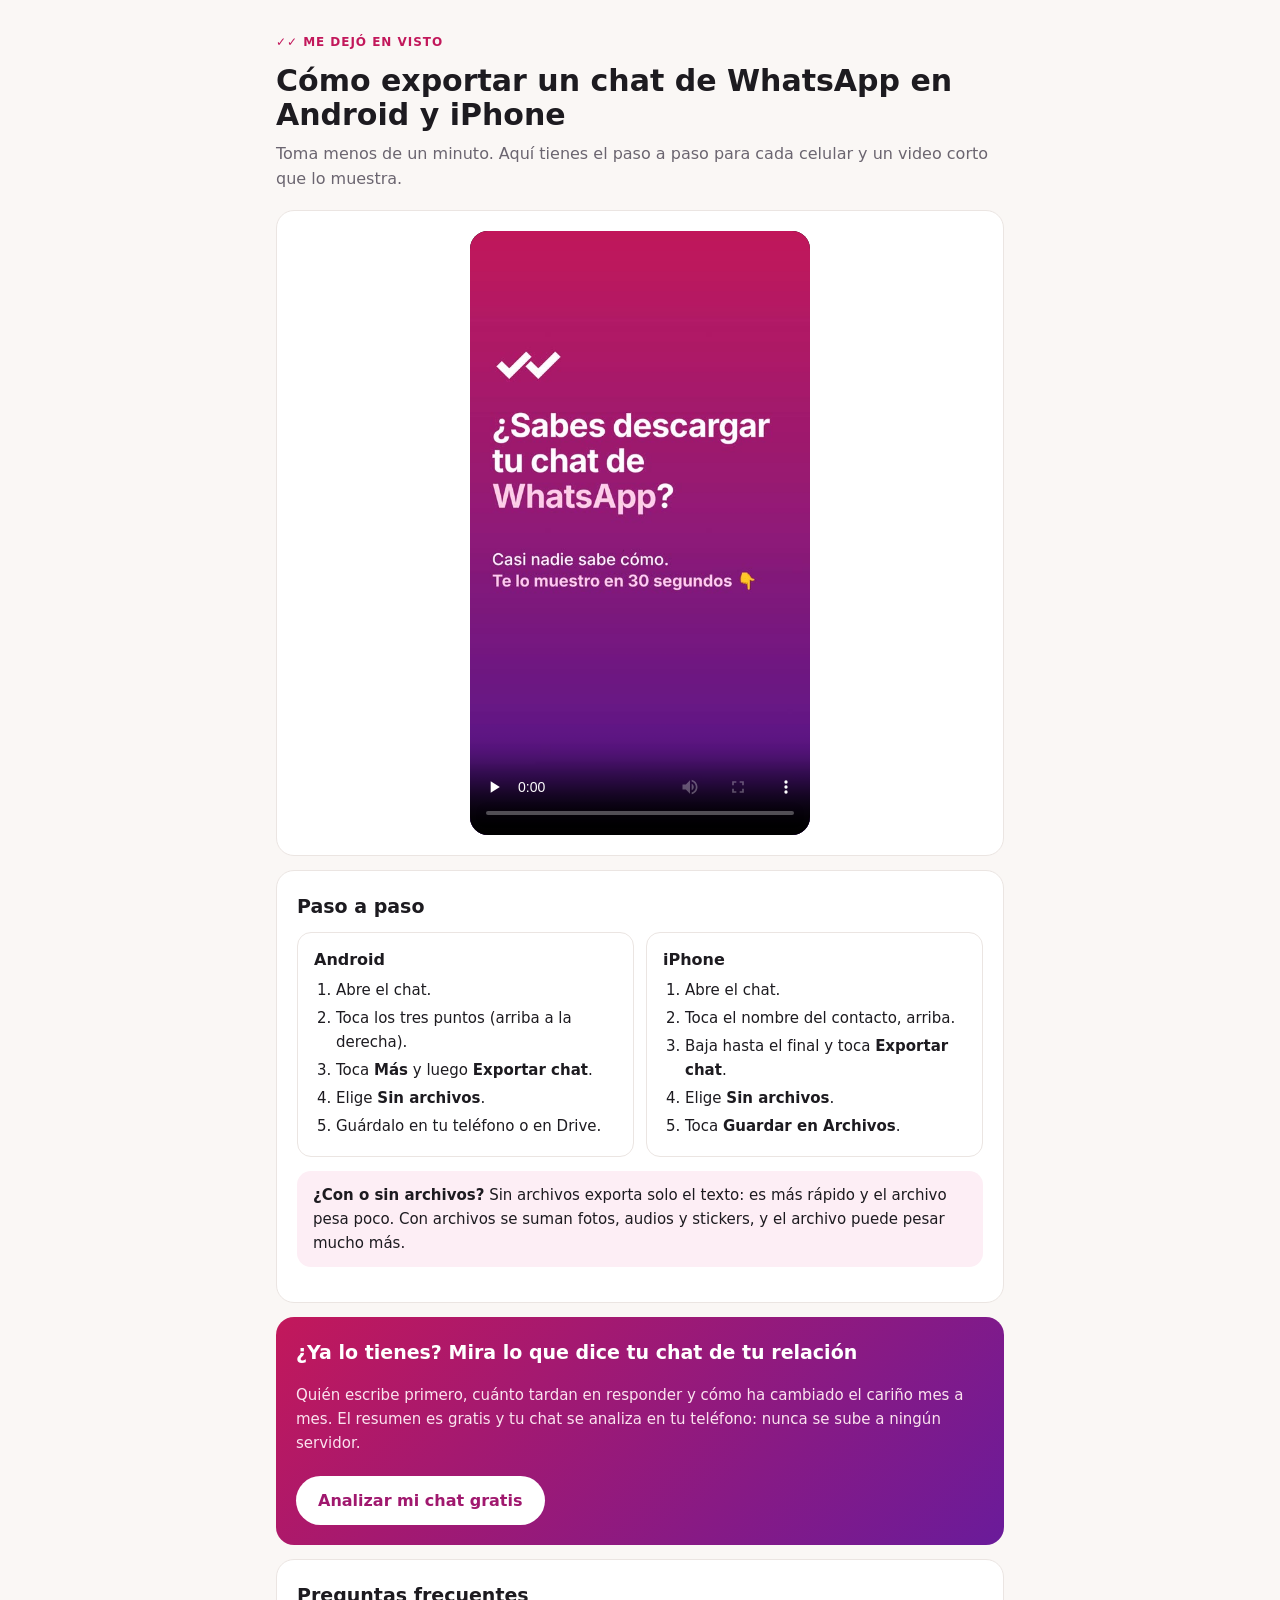
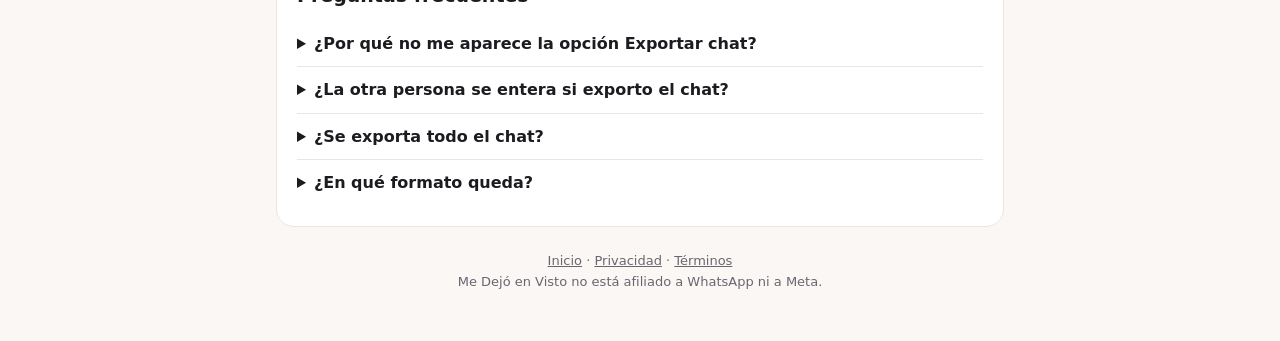
<file: exportar-chat-whatsapp.html>
<!doctype html><html lang="es"><head><meta charset="utf-8"><meta name="viewport" content="width=device-width,initial-scale=1">
<title>Cómo exportar un chat de WhatsApp en Android y iPhone (en 1 minuto)</title>
<meta name="description" content="Paso a paso con video para exportar un chat de WhatsApp en Android y iPhone: dónde está la opción, si elegir con o sin archivos y qué hacer si no aparece.">
<link rel="canonical" href="https://medejoenvisto.com/exportar-chat-whatsapp">
<meta property="og:type" content="article">
<meta property="og:url" content="https://medejoenvisto.com/exportar-chat-whatsapp">
<meta property="og:title" content="Cómo exportar un chat de WhatsApp en 1 minuto">
<meta property="og:description" content="Android y iPhone, paso a paso y con video.">
<meta property="og:image" content="https://medejoenvisto.com/og.jpg">
<meta property="og:locale" content="es_CO">
<link rel="icon" href="favicon.png">
<script type="application/ld+json">
{"@context":"https://schema.org","@graph":[
{"@type":"HowTo","name":"Cómo exportar un chat de WhatsApp","totalTime":"PT1M","step":[
{"@type":"HowToStep","name":"Abre el chat","text":"Abre en WhatsApp la conversación que quieres exportar."},
{"@type":"HowToStep","name":"Busca Exportar chat","text":"En Android toca los tres puntos, luego Más y Exportar chat. En iPhone toca el nombre del contacto, baja y toca Exportar chat."},
{"@type":"HowToStep","name":"Elige Sin archivos","text":"Sin archivos exporta solo el texto: es más rápido y el archivo pesa menos."},
{"@type":"HowToStep","name":"Guarda el archivo","text":"En Android guárdalo en tu teléfono o en Drive. En iPhone elige Guardar en Archivos."}]},
{"@type":"FAQPage","mainEntity":[
{"@type":"Question","name":"¿Por qué no me aparece la opción Exportar chat?","acceptedAnswer":{"@type":"Answer","text":"Si en ese chat está activada la Privacidad avanzada del chat, WhatsApp no permite exportarlo. También puede estar escondida bajo Más en algunos Android. En WhatsApp Web y en el computador la opción no siempre está disponible: hazlo desde el celular."}},
{"@type":"Question","name":"¿Mi contacto se entera si exporto el chat?","acceptedAnswer":{"@type":"Answer","text":"No. Exportar un chat no envía ningún aviso a la otra persona."}},
{"@type":"Question","name":"¿Se exporta el chat completo?","acceptedAnswer":{"@type":"Answer","text":"WhatsApp incluye como máximo los mensajes más recientes de la conversación (cerca de 40.000). Si eliges Incluir archivos, las fotos y audios solo vienen para los mensajes más recientes."}}]}]}
</script>
<style>
:root{--bg:#faf7f5;--card:#fff;--ink:#1d1b20;--mute:#6b6570;--line:#ebe5e2;--accent:#c2185b;--soft:#fdeef5}
@media (prefers-color-scheme:dark){:root:not([data-theme=light]){--bg:#141216;--card:#1f1c22;--ink:#f2eef4;--mute:#a59fab;--line:#2f2b34;--accent:#f06292;--soft:#2a1a24}}
:root[data-theme=dark]{--bg:#141216;--card:#1f1c22;--ink:#f2eef4;--mute:#a59fab;--line:#2f2b34;--accent:#f06292;--soft:#2a1a24}
*{box-sizing:border-box}body{margin:0;background:var(--bg);color:var(--ink);font-family:Inter,system-ui,-apple-system,Segoe UI,sans-serif;line-height:1.6}
.wrap{max-width:760px;margin:0 auto;padding:28px 16px 48px}
.brand{font-weight:800;letter-spacing:.08em;text-transform:uppercase;font-size:12px;color:var(--accent);text-decoration:none}
h1{font-size:30px;line-height:1.15;margin:10px 0 8px}.lead{color:var(--mute);margin:0 0 18px;font-size:16px}
.card{background:var(--card);border:1px solid var(--line);border-radius:18px;padding:20px;margin:14px 0}
h2{font-size:19px;margin:0 0 10px}p,li{font-size:15px}
.vid{display:flex;justify-content:center}.vid video{width:100%;max-width:340px;border-radius:18px;background:#000;aspect-ratio:9/16}
.two{display:grid;grid-template-columns:1fr 1fr;gap:12px}@media(max-width:560px){.two{grid-template-columns:1fr}}
.os{border:1px solid var(--line);border-radius:14px;padding:14px 16px}.os>b{display:block;font-size:16px;margin-bottom:6px}
ol{padding-left:22px;margin:0}ol li{margin:4px 0}
.tip{background:var(--soft);border-radius:14px;padding:12px 16px;font-size:15px}
.cta{background:linear-gradient(135deg,#c2185b,#6a1b9a);color:#fff;border:none}
.cta h2{color:#fff}.cta p{color:#fbe3ef}
.btn{display:inline-block;background:#fff;color:#a0186e;font-weight:800;text-decoration:none;padding:12px 22px;border-radius:999px;margin-top:6px}
details{border-top:1px solid var(--line);padding:10px 0}details:first-of-type{border-top:none}summary{cursor:pointer;font-weight:600}
a{color:var(--accent)}footer{text-align:center;color:var(--mute);font-size:13px;margin-top:24px}
</style></head><body><div class="wrap">
<a class="brand" href="./">✓✓ Me Dejó en Visto</a>
<h1>Cómo exportar un chat de WhatsApp en Android y iPhone</h1>
<p class="lead">Toma menos de un minuto. Aquí tienes el paso a paso para cada celular y un video corto que lo muestra.</p>

<section class="card">
  <div class="vid"><video src="social/reel-07-exportar-chat.mp4" poster="social/reel-07-portada.jpg" controls playsinline preload="none"></video></div>
</section>

<section class="card">
  <h2>Paso a paso</h2>
  <div class="two">
    <div class="os"><b>Android</b><ol><li>Abre el chat.</li><li>Toca los tres puntos (arriba a la derecha).</li><li>Toca <b>Más</b> y luego <b>Exportar chat</b>.</li><li>Elige <b>Sin archivos</b>.</li><li>Guárdalo en tu teléfono o en Drive.</li></ol></div>
    <div class="os"><b>iPhone</b><ol><li>Abre el chat.</li><li>Toca el nombre del contacto, arriba.</li><li>Baja hasta el final y toca <b>Exportar chat</b>.</li><li>Elige <b>Sin archivos</b>.</li><li>Toca <b>Guardar en Archivos</b>.</li></ol></div>
  </div>
  <p class="tip" style="margin-top:14px"><b>¿Con o sin archivos?</b> Sin archivos exporta solo el texto: es más rápido y el archivo pesa poco. Con archivos se suman fotos, audios y stickers, y el archivo puede pesar mucho más.</p>
</section>

<section class="card cta">
  <h2>¿Ya lo tienes? Mira lo que dice tu chat de tu relación</h2>
  <p>Quién escribe primero, cuánto tardan en responder y cómo ha cambiado el cariño mes a mes. El resumen es gratis y tu chat se analiza en tu teléfono: nunca se sube a ningún servidor.</p>
  <a class="btn" href="/?src=seo-exportar">Analizar mi chat gratis</a>
</section>

<section class="card">
  <h2>Preguntas frecuentes</h2>
  <details><summary>¿Por qué no me aparece la opción Exportar chat?</summary><p>Si en ese chat está activada la <b>Privacidad avanzada del chat</b>, WhatsApp no permite exportarlo: hay que desactivarla primero desde la información del chat. En algunos Android la opción está escondida dentro de <b>Más</b>. En WhatsApp Web y en el computador no siempre aparece: hazlo desde el celular.</p></details>
  <details><summary>¿La otra persona se entera si exporto el chat?</summary><p>No. Exportar un chat no le envía ningún aviso a nadie.</p></details>
  <details><summary>¿Se exporta todo el chat?</summary><p>WhatsApp incluye como máximo los mensajes más recientes (cerca de 40.000). Si eliges con archivos, las fotos y audios solo vienen para los mensajes más recientes.</p></details>
  <details><summary>¿En qué formato queda?</summary><p>En un archivo .zip que trae adentro un .txt con la conversación (y los archivos, si los incluiste). En algunos Android sale directamente el .txt.</p></details>
</section>

<footer><a href="./" style="color:inherit">Inicio</a> · <a href="privacidad.html" style="color:inherit">Privacidad</a> · <a href="terminos.html" style="color:inherit">Términos</a><br>Me Dejó en Visto no está afiliado a WhatsApp ni a Meta.</footer>
</div></body></html>
</file>
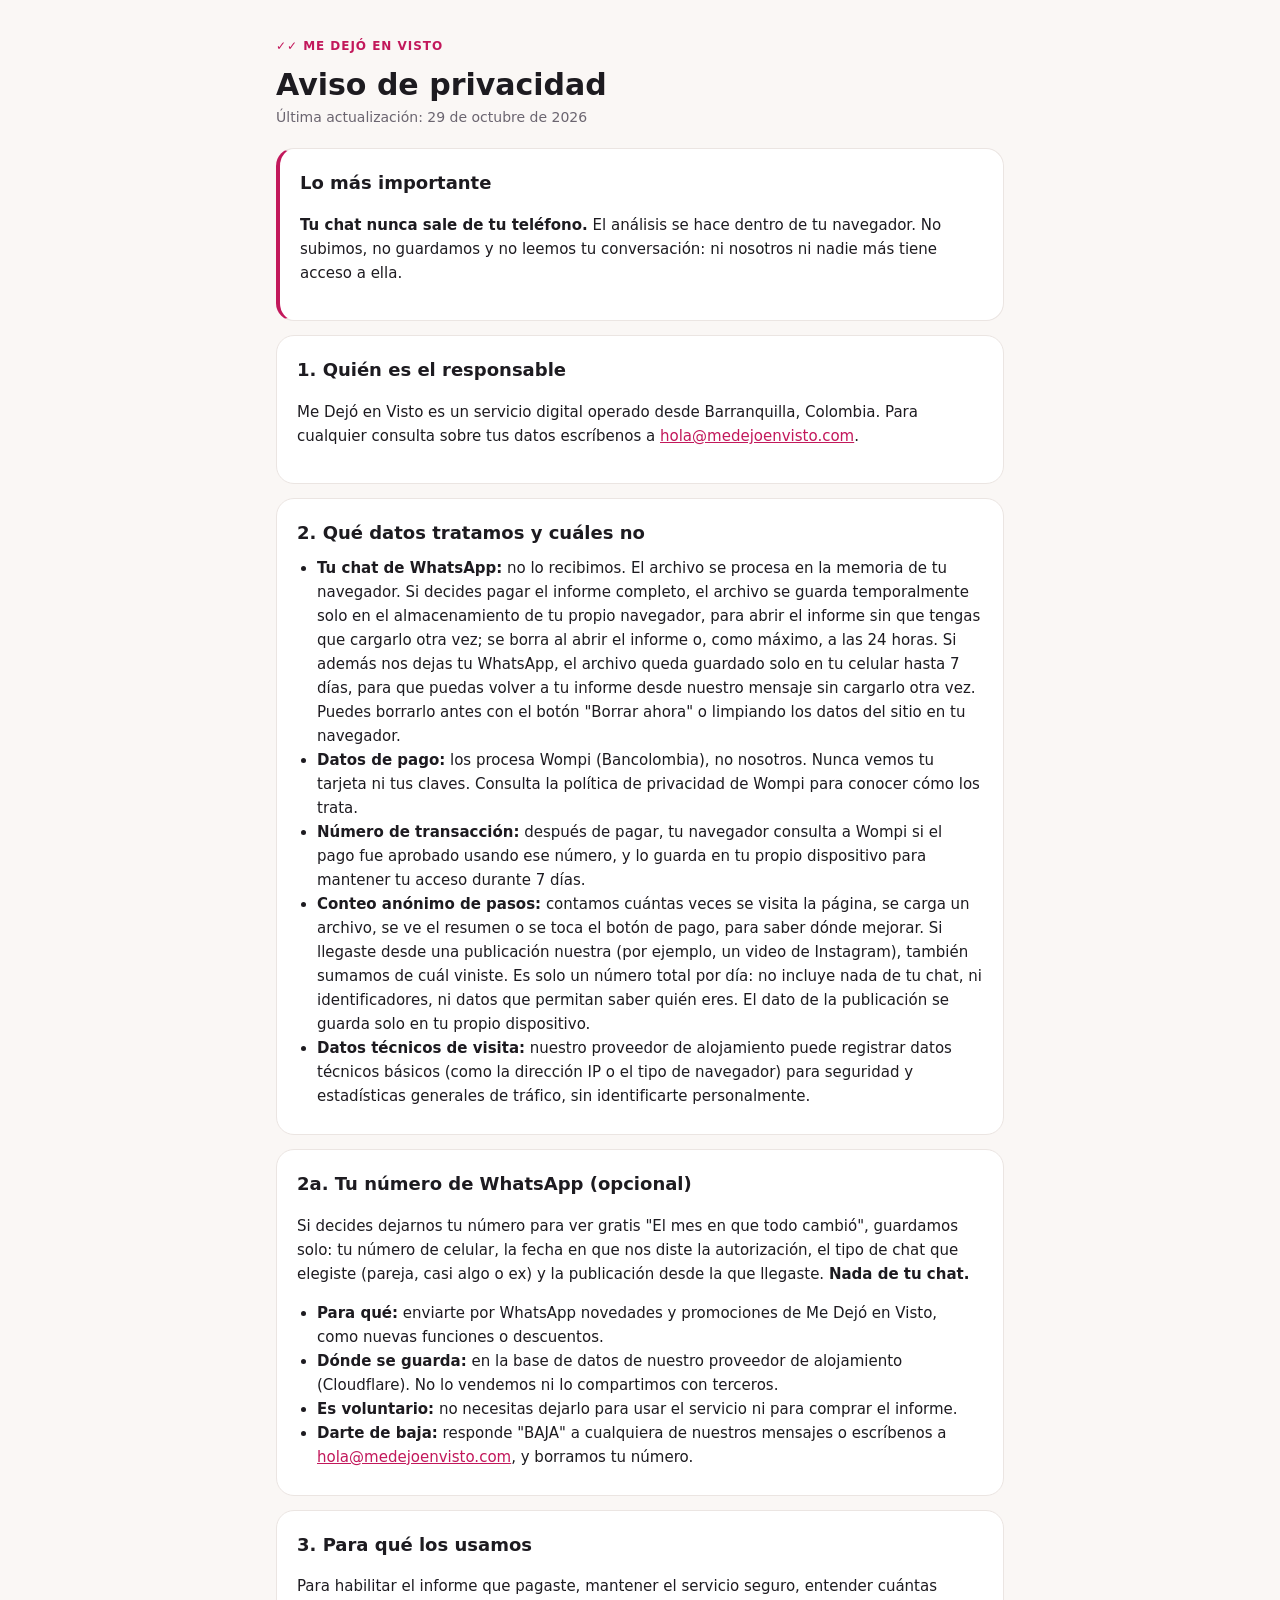
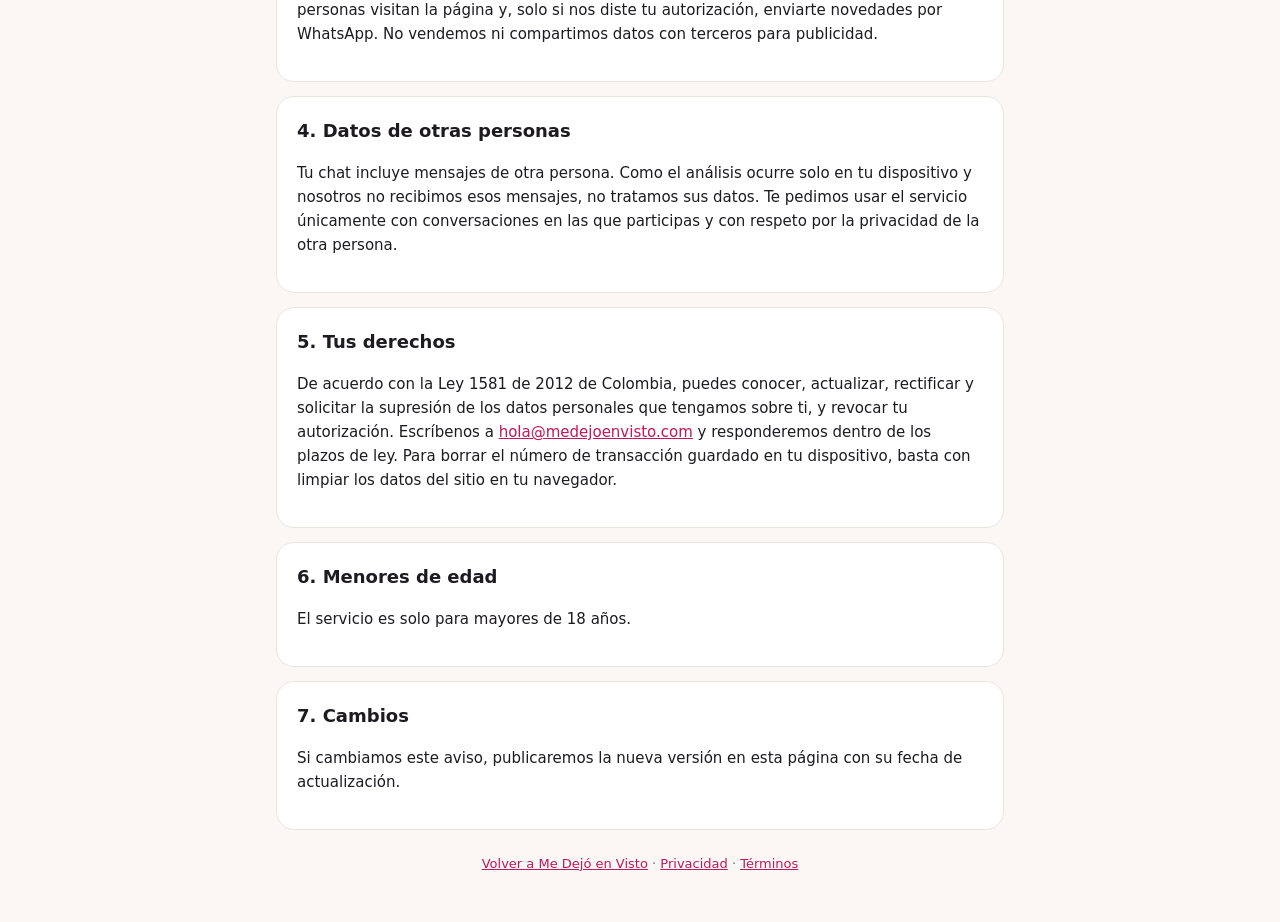
<file: privacidad.html>
<!doctype html><html lang="es"><head><meta charset="utf-8"><meta name="viewport" content="width=device-width,initial-scale=1"><title>Aviso de privacidad</title>
<style>
:root{--bg:#faf7f5;--card:#fff;--ink:#1d1b20;--mute:#6b6570;--line:#ebe5e2;--accent:#c2185b}
@media (prefers-color-scheme:dark){:root:not([data-theme=light]){--bg:#141216;--card:#1f1c22;--ink:#f2eef4;--mute:#a59fab;--line:#2f2b34;--accent:#f06292}}
:root[data-theme=dark]{--bg:#141216;--card:#1f1c22;--ink:#f2eef4;--mute:#a59fab;--line:#2f2b34;--accent:#f06292}
*{box-sizing:border-box}body{margin:0;background:var(--bg);color:var(--ink);font-family:Inter,system-ui,-apple-system,Segoe UI,sans-serif;line-height:1.6}
.wrap{max-width:760px;margin:0 auto;padding:32px 16px 48px}
.brand{font-weight:800;letter-spacing:.08em;text-transform:uppercase;font-size:12px;color:var(--accent);text-decoration:none}
h1{font-size:30px;line-height:1.15;margin:10px 0 4px}.upd{color:var(--mute);font-size:14px;margin:0 0 20px}
.card{background:var(--card);border:1px solid var(--line);border-radius:18px;padding:20px;margin:14px 0}
h2{font-size:18px;margin:0 0 8px}p,li{font-size:15px}ul{padding-left:20px;margin:6px 0}
.key{border-left:4px solid var(--accent)}a{color:var(--accent)}footer{text-align:center;color:var(--mute);font-size:13px;margin-top:24px}
</style></head><body><div class="wrap"><a class="brand" href="./">✓✓ Me Dejó en Visto</a><h1>Aviso de privacidad</h1><p class="upd">Última actualización: 29 de octubre de 2026</p>

<section class="card key"><h2>Lo más importante</h2><p><b>Tu chat nunca sale de tu teléfono.</b> El análisis se hace dentro de tu navegador. No subimos, no guardamos y no leemos tu conversación: ni nosotros ni nadie más tiene acceso a ella.</p></section>
<section class="card"><h2>1. Quién es el responsable</h2><p>Me Dejó en Visto es un servicio digital operado desde Barranquilla, Colombia. Para cualquier consulta sobre tus datos escríbenos a <a href="mailto:hola@medejoenvisto.com">hola@medejoenvisto.com</a>.</p></section>
<section class="card"><h2>2. Qué datos tratamos y cuáles no</h2>
<ul><li><b>Tu chat de WhatsApp:</b> no lo recibimos. El archivo se procesa en la memoria de tu navegador. Si decides pagar el informe completo, el archivo se guarda temporalmente solo en el almacenamiento de tu propio navegador, para abrir el informe sin que tengas que cargarlo otra vez; se borra al abrir el informe o, como máximo, a las 24 horas. Si además nos dejas tu WhatsApp, el archivo queda guardado solo en tu celular hasta 7 días, para que puedas volver a tu informe desde nuestro mensaje sin cargarlo otra vez. Puedes borrarlo antes con el botón "Borrar ahora" o limpiando los datos del sitio en tu navegador.</li>
<li><b>Datos de pago:</b> los procesa Wompi (Bancolombia), no nosotros. Nunca vemos tu tarjeta ni tus claves. Consulta la política de privacidad de Wompi para conocer cómo los trata.</li>
<li><b>Número de transacción:</b> después de pagar, tu navegador consulta a Wompi si el pago fue aprobado usando ese número, y lo guarda en tu propio dispositivo para mantener tu acceso durante 7 días.</li>
<li><b>Conteo anónimo de pasos:</b> contamos cuántas veces se visita la página, se carga un archivo, se ve el resumen o se toca el botón de pago, para saber dónde mejorar. Si llegaste desde una publicación nuestra (por ejemplo, un video de Instagram), también sumamos de cuál viniste. Es solo un número total por día: no incluye nada de tu chat, ni identificadores, ni datos que permitan saber quién eres. El dato de la publicación se guarda solo en tu propio dispositivo.</li>
<li><b>Datos técnicos de visita:</b> nuestro proveedor de alojamiento puede registrar datos técnicos básicos (como la dirección IP o el tipo de navegador) para seguridad y estadísticas generales de tráfico, sin identificarte personalmente.</li></ul></section>
<section class="card" id="whatsapp"><h2>2a. Tu número de WhatsApp (opcional)</h2><p>Si decides dejarnos tu número para ver gratis "El mes en que todo cambió", guardamos solo: tu número de celular, la fecha en que nos diste la autorización, el tipo de chat que elegiste (pareja, casi algo o ex) y la publicación desde la que llegaste. <b>Nada de tu chat.</b></p><ul><li><b>Para qué:</b> enviarte por WhatsApp novedades y promociones de Me Dejó en Visto, como nuevas funciones o descuentos.</li><li><b>Dónde se guarda:</b> en la base de datos de nuestro proveedor de alojamiento (Cloudflare). No lo vendemos ni lo compartimos con terceros.</li><li><b>Es voluntario:</b> no necesitas dejarlo para usar el servicio ni para comprar el informe.</li><li><b>Darte de baja:</b> responde "BAJA" a cualquiera de nuestros mensajes o escríbenos a <a href="mailto:hola@medejoenvisto.com">hola@medejoenvisto.com</a>, y borramos tu número.</li></ul></section>
<section class="card"><h2>3. Para qué los usamos</h2><p>Para habilitar el informe que pagaste, mantener el servicio seguro, entender cuántas personas visitan la página y, solo si nos diste tu autorización, enviarte novedades por WhatsApp. No vendemos ni compartimos datos con terceros para publicidad.</p></section>
<section class="card"><h2>4. Datos de otras personas</h2><p>Tu chat incluye mensajes de otra persona. Como el análisis ocurre solo en tu dispositivo y nosotros no recibimos esos mensajes, no tratamos sus datos. Te pedimos usar el servicio únicamente con conversaciones en las que participas y con respeto por la privacidad de la otra persona.</p></section>
<section class="card"><h2>5. Tus derechos</h2><p>De acuerdo con la Ley 1581 de 2012 de Colombia, puedes conocer, actualizar, rectificar y solicitar la supresión de los datos personales que tengamos sobre ti, y revocar tu autorización. Escríbenos a <a href="mailto:hola@medejoenvisto.com">hola@medejoenvisto.com</a> y responderemos dentro de los plazos de ley. Para borrar el número de transacción guardado en tu dispositivo, basta con limpiar los datos del sitio en tu navegador.</p></section>
<section class="card"><h2>6. Menores de edad</h2><p>El servicio es solo para mayores de 18 años.</p></section>
<section class="card"><h2>7. Cambios</h2><p>Si cambiamos este aviso, publicaremos la nueva versión en esta página con su fecha de actualización.</p></section>
<footer><a href="./">Volver a Me Dejó en Visto</a> · <a href="privacidad.html">Privacidad</a> · <a href="terminos.html">Términos</a></footer></div></body></html>
</file>
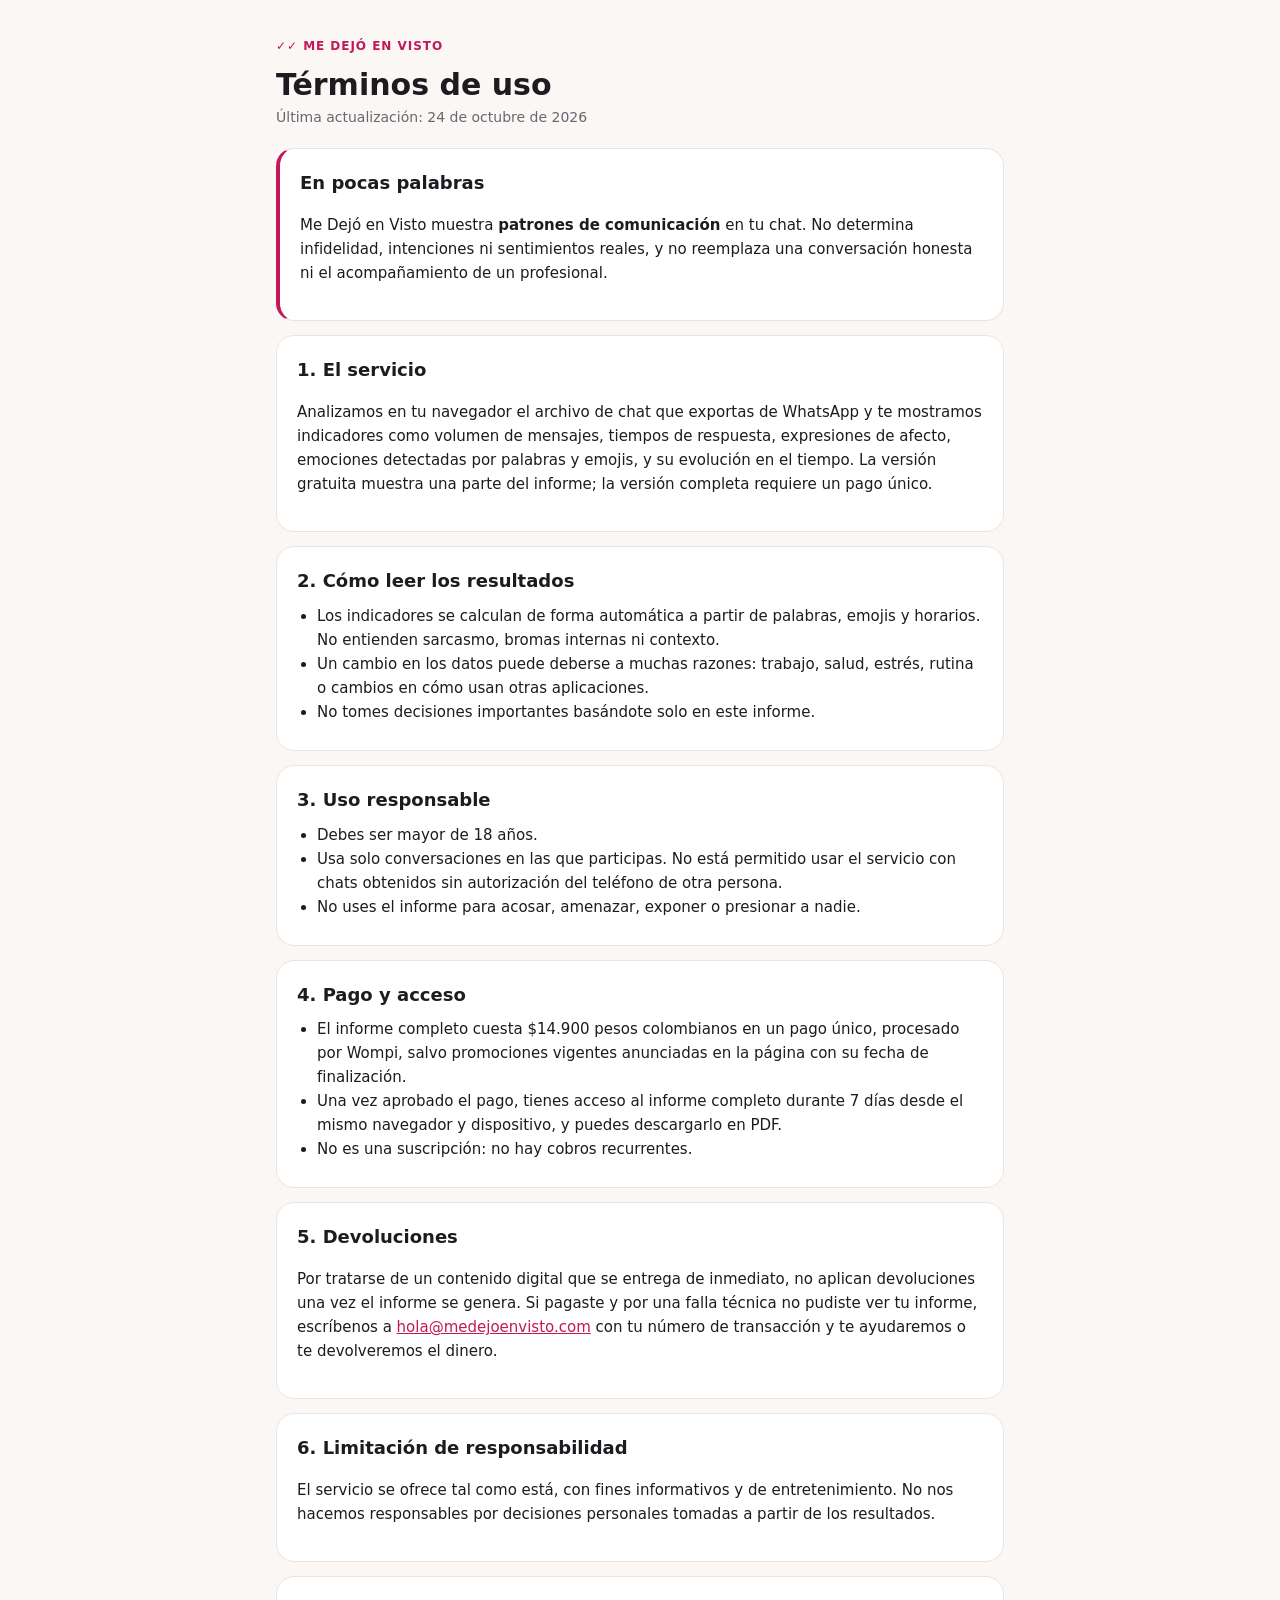
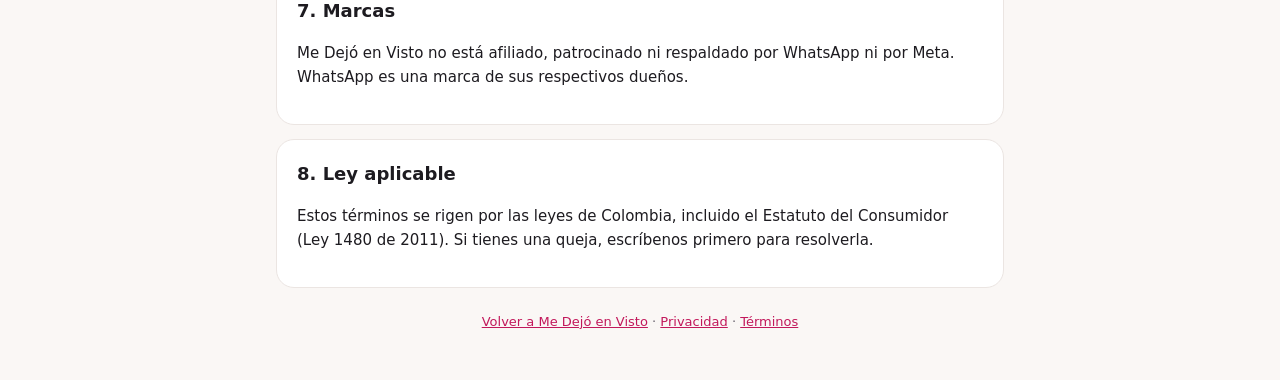
<file: terminos.html>
<!doctype html><html lang="es"><head><meta charset="utf-8"><meta name="viewport" content="width=device-width,initial-scale=1"><title>Términos de uso</title>
<style>
:root{--bg:#faf7f5;--card:#fff;--ink:#1d1b20;--mute:#6b6570;--line:#ebe5e2;--accent:#c2185b}
@media (prefers-color-scheme:dark){:root:not([data-theme=light]){--bg:#141216;--card:#1f1c22;--ink:#f2eef4;--mute:#a59fab;--line:#2f2b34;--accent:#f06292}}
:root[data-theme=dark]{--bg:#141216;--card:#1f1c22;--ink:#f2eef4;--mute:#a59fab;--line:#2f2b34;--accent:#f06292}
*{box-sizing:border-box}body{margin:0;background:var(--bg);color:var(--ink);font-family:Inter,system-ui,-apple-system,Segoe UI,sans-serif;line-height:1.6}
.wrap{max-width:760px;margin:0 auto;padding:32px 16px 48px}
.brand{font-weight:800;letter-spacing:.08em;text-transform:uppercase;font-size:12px;color:var(--accent);text-decoration:none}
h1{font-size:30px;line-height:1.15;margin:10px 0 4px}.upd{color:var(--mute);font-size:14px;margin:0 0 20px}
.card{background:var(--card);border:1px solid var(--line);border-radius:18px;padding:20px;margin:14px 0}
h2{font-size:18px;margin:0 0 8px}p,li{font-size:15px}ul{padding-left:20px;margin:6px 0}
.key{border-left:4px solid var(--accent)}a{color:var(--accent)}footer{text-align:center;color:var(--mute);font-size:13px;margin-top:24px}
</style></head><body><div class="wrap"><a class="brand" href="./">✓✓ Me Dejó en Visto</a><h1>Términos de uso</h1><p class="upd">Última actualización: 24 de octubre de 2026</p>

<section class="card key"><h2>En pocas palabras</h2><p>Me Dejó en Visto muestra <b>patrones de comunicación</b> en tu chat. No determina infidelidad, intenciones ni sentimientos reales, y no reemplaza una conversación honesta ni el acompañamiento de un profesional.</p></section>
<section class="card"><h2>1. El servicio</h2><p>Analizamos en tu navegador el archivo de chat que exportas de WhatsApp y te mostramos indicadores como volumen de mensajes, tiempos de respuesta, expresiones de afecto, emociones detectadas por palabras y emojis, y su evolución en el tiempo. La versión gratuita muestra una parte del informe; la versión completa requiere un pago único.</p></section>
<section class="card"><h2>2. Cómo leer los resultados</h2><ul>
<li>Los indicadores se calculan de forma automática a partir de palabras, emojis y horarios. No entienden sarcasmo, bromas internas ni contexto.</li>
<li>Un cambio en los datos puede deberse a muchas razones: trabajo, salud, estrés, rutina o cambios en cómo usan otras aplicaciones.</li>
<li>No tomes decisiones importantes basándote solo en este informe.</li></ul></section>
<section class="card"><h2>3. Uso responsable</h2><ul>
<li>Debes ser mayor de 18 años.</li>
<li>Usa solo conversaciones en las que participas. No está permitido usar el servicio con chats obtenidos sin autorización del teléfono de otra persona.</li>
<li>No uses el informe para acosar, amenazar, exponer o presionar a nadie.</li></ul></section>
<section class="card"><h2>4. Pago y acceso</h2><ul>
<li>El informe completo cuesta $14.900 pesos colombianos en un pago único, procesado por Wompi, salvo promociones vigentes anunciadas en la página con su fecha de finalización.</li>
<li>Una vez aprobado el pago, tienes acceso al informe completo durante 7 días desde el mismo navegador y dispositivo, y puedes descargarlo en PDF.</li>
<li>No es una suscripción: no hay cobros recurrentes.</li></ul></section>
<section class="card"><h2>5. Devoluciones</h2><p>Por tratarse de un contenido digital que se entrega de inmediato, no aplican devoluciones una vez el informe se genera. Si pagaste y por una falla técnica no pudiste ver tu informe, escríbenos a <a href="mailto:hola@medejoenvisto.com">hola@medejoenvisto.com</a> con tu número de transacción y te ayudaremos o te devolveremos el dinero.</p></section>
<section class="card"><h2>6. Limitación de responsabilidad</h2><p>El servicio se ofrece tal como está, con fines informativos y de entretenimiento. No nos hacemos responsables por decisiones personales tomadas a partir de los resultados.</p></section>
<section class="card"><h2>7. Marcas</h2><p>Me Dejó en Visto no está afiliado, patrocinado ni respaldado por WhatsApp ni por Meta. WhatsApp es una marca de sus respectivos dueños.</p></section>
<section class="card"><h2>8. Ley aplicable</h2><p>Estos términos se rigen por las leyes de Colombia, incluido el Estatuto del Consumidor (Ley 1480 de 2011). Si tienes una queja, escríbenos primero para resolverla.</p></section>
<footer><a href="./">Volver a Me Dejó en Visto</a> · <a href="privacidad.html">Privacidad</a> · <a href="terminos.html">Términos</a></footer></div></body></html>
</file>
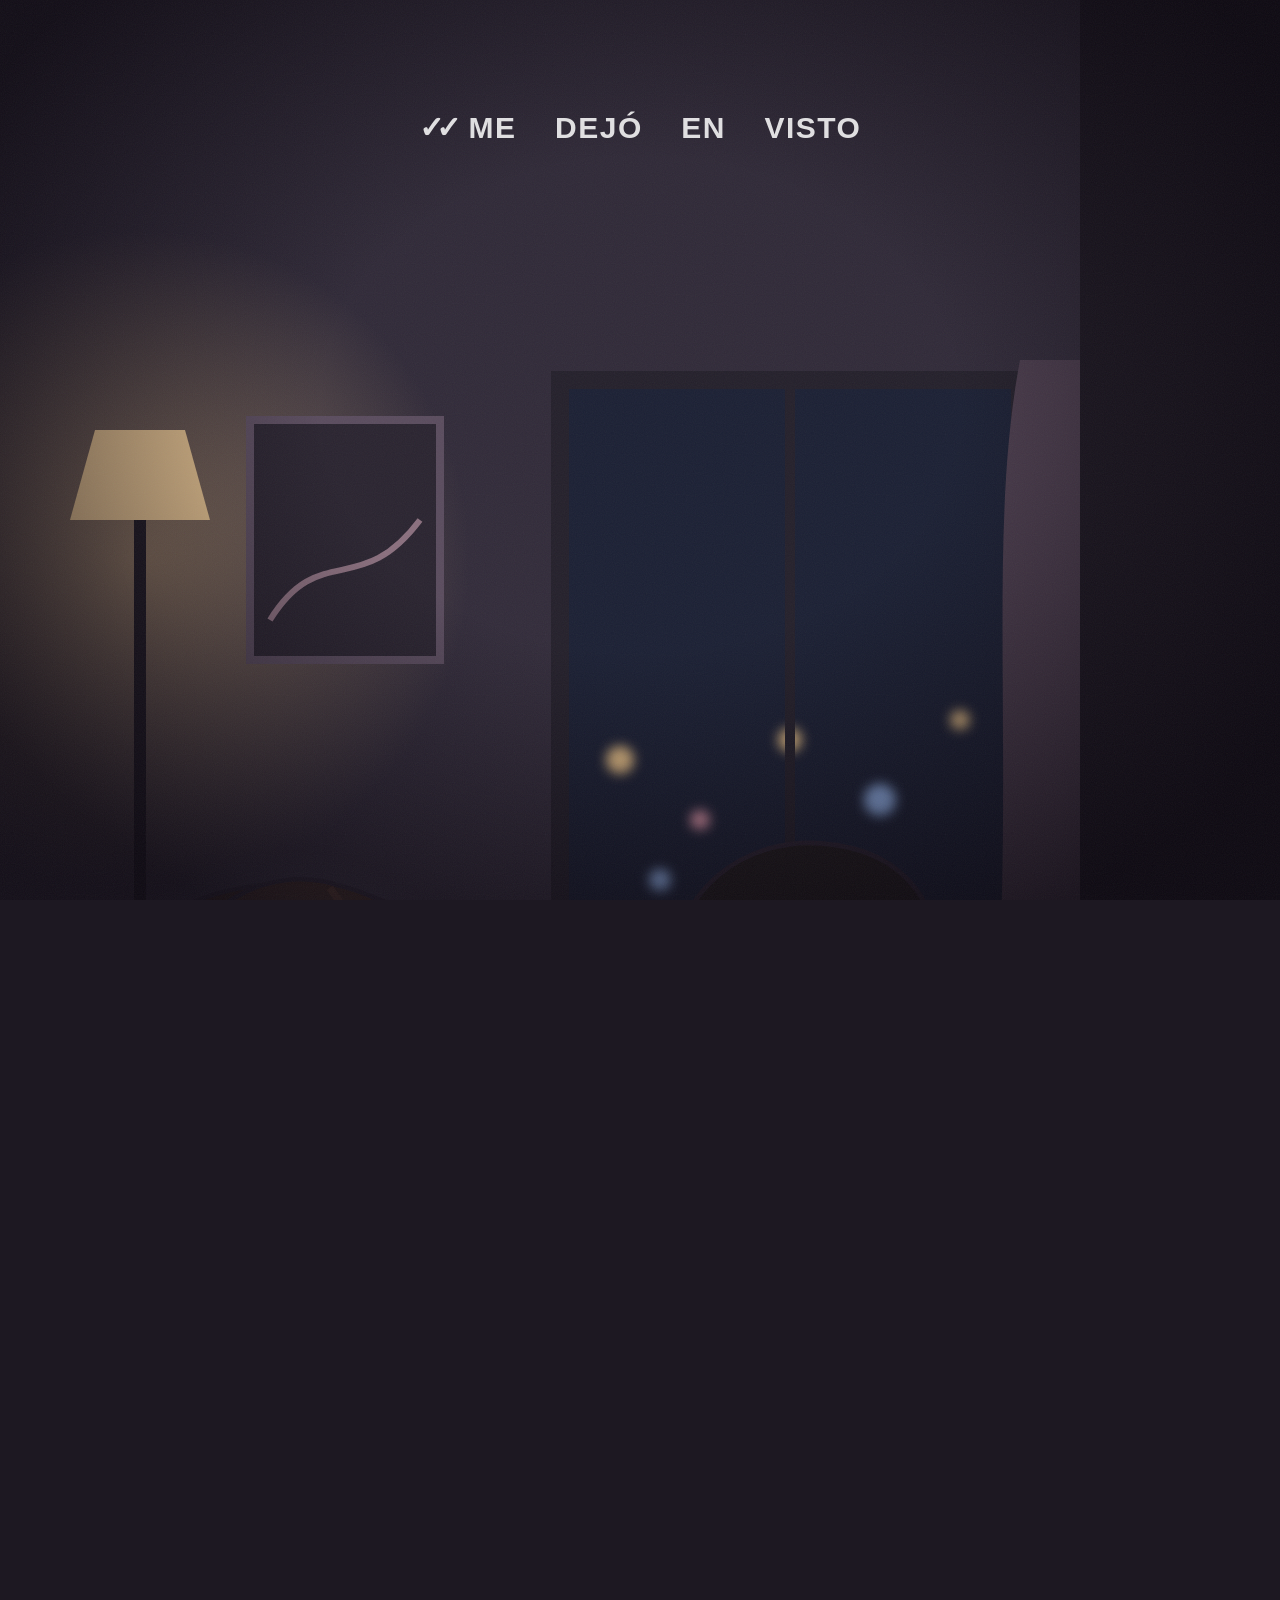
<file: herramientas/reels/andres-laura-adulto-ep1.html>
<!doctype html><html lang="es"><head><meta charset="utf-8">
<style>
*{margin:0;padding:0;box-sizing:border-box}
html,body{width:1080px;height:1920px;overflow:hidden;background:#1d1822;font-family:'Inter','Noto Color Emoji',sans-serif}
#stage{position:absolute;inset:0;overflow:hidden}
#cam{position:absolute;inset:0;transform-origin:540px 1000px}
svg{position:absolute;left:0;top:0}
#cap{position:absolute;left:70px;right:70px;top:470px;text-align:center;font-weight:800;font-size:66px;line-height:1.22;color:#fff;letter-spacing:-.5px;
 text-shadow:0 3px 14px rgba(0,0,0,.55)}
#cap span{display:inline-block;padding:0 8px;margin:3px 1px;border-radius:10px;transition:none}
#cap span.on{background:rgba(194,24,91,.92)}
#who{position:absolute;left:0;right:0;top:420px;text-align:center;color:rgba(255,255,255,.7);font-weight:600;font-size:30px;letter-spacing:3px;text-transform:uppercase}
#brand{position:absolute;top:110px;left:0;right:0;text-align:center;color:#fff;font-weight:800;font-size:30px;letter-spacing:1.5px;opacity:.85}
#brand b{letter-spacing:-8px;margin-right:16px}
#vig{position:absolute;inset:0;background:radial-gradient(ellipse at 50% 45%,transparent 35%,rgba(8,4,12,.75) 85%);pointer-events:none}
#spot{position:absolute;inset:0;background:radial-gradient(ellipse at 52% 47%,transparent 24%,rgba(8,4,12,.9) 62%);opacity:0}
#grain{position:absolute;inset:0;opacity:.06;background-image:url("data:image/svg+xml;utf8,<svg xmlns='http://www.w3.org/2000/svg' width='200' height='200'><filter id='n'><feTurbulence type='fractalNoise' baseFrequency='.9' numOctaves='2'/></filter><rect width='200' height='200' filter='url(%23n)'/></svg>")}
#end{position:absolute;inset:0;background:#1d1822;opacity:0;display:flex;flex-direction:column;align-items:center;justify-content:center;color:#fff;text-align:center}
#end .q{font-weight:800;font-size:92px;line-height:1.08;letter-spacing:-2px;padding:0 80px}
#end .q i{font-style:normal;color:#f48fb1}
#end .s{margin-top:40px;font-size:42px;font-weight:500;opacity:.85}
#end .m{margin-top:110px;font-weight:800;font-size:34px;letter-spacing:2px;opacity:.9}
#end .m b{letter-spacing:-8px;margin-right:14px}
#end .f{margin-top:12px;font-size:26px;opacity:.6}
</style></head><body><div id="stage">
<div id="cam">
<svg width="1080" height="1920" viewBox="0 0 1080 1920">
 <defs>
  <linearGradient id="wall" x1="0" y1="0" x2="0" y2="1"><stop offset="0" stop-color="#2e2836"/><stop offset="1" stop-color="#3b3343"/></linearGradient>
  <radialGradient id="lamp" cx=".5" cy=".5" r=".5"><stop offset="0" stop-color="#f3c98b" stop-opacity=".45"/><stop offset="1" stop-color="#f3c98b" stop-opacity="0"/></radialGradient>
  <radialGradient id="screen" cx=".5" cy=".5" r=".5"><stop offset="0" stop-color="#bcd8ff" stop-opacity=".38"/><stop offset="1" stop-color="#bcd8ff" stop-opacity="0"/></radialGradient>
  <filter id="blur"><feGaussianBlur stdDeviation="6"/></filter>
 </defs>
 <rect width="1080" height="1920" fill="url(#wall)"/>
 <!-- ventana con ciudad desenfocada -->
 <rect x="560" y="380" width="460" height="560" fill="#1b2034"/>
 <g filter="url(#blur)" opacity=".9">
  <circle cx="620" cy="760" r="14" fill="#f3c98b"/><circle cx="700" cy="820" r="10" fill="#f6a5b8"/><circle cx="790" cy="740" r="12" fill="#f3c98b"/>
  <circle cx="880" cy="800" r="16" fill="#9fc3ff"/><circle cx="960" cy="720" r="10" fill="#f3c98b"/><circle cx="850" cy="880" r="9" fill="#f6a5b8"/><circle cx="660" cy="880" r="11" fill="#9fc3ff"/>
 </g>
 <rect x="560" y="380" width="460" height="560" fill="none" stroke="#24202b" stroke-width="18"/>
 <line x1="790" y1="380" x2="790" y2="940" stroke="#24202b" stroke-width="10"/>
 <!-- cortina -->
 <path d="M1020 360 C 990 520 1010 700 1000 960 L1080 960 L1080 360 Z" fill="#4a3c4c"/>
 <!-- lámpara cálida a la izquierda -->
 <circle cx="140" cy="560" r="330" fill="url(#lamp)"/>
 <path d="M70 520 L210 520 L185 430 L95 430 Z" fill="#e8c592"/>
 <rect x="134" y="520" width="12" height="600" fill="#1f1a24"/>
 <!-- cuadro -->
 <rect x="250" y="420" width="190" height="240" fill="#2a2430" stroke="#5a4c5e" stroke-width="8"/>
 <path d="M270 620 C 320 540 360 600 420 520" fill="none" stroke="#8a6f7e" stroke-width="6"/>
 <!-- sofá -->
 <rect x="0" y="930" width="1080" height="520" rx="40" fill="#5a4652"/>
 <rect x="0" y="1200" width="1080" height="720" fill="#4c3a45"/>
 <g id="laura"></g>
 <g id="andres"></g>
 <rect x="0" y="1560" width="1080" height="400" rx="30" fill="#463541"/><rect x="0" y="1545" width="1080" height="40" rx="20" fill="#54404c"/>
 <circle id="glow" cx="285" cy="1080" r="230" fill="url(#screen)"/>
</svg>
</div>
<div id="vig"></div><div id="spot"></div><div id="grain"></div>
<div id="brand"><b>✓✓</b>ME DEJÓ EN VISTO</div>
<div id="who"></div>
<div id="cap"></div>
<div id="end">
 <div class="q">¿En tu relación quién escribe <i>“ok.”</i>?</div>
 <div class="s">Etiqueta a esa persona 👇</div>
 <div class="m"><b>✓✓</b>ME DEJÓ EN VISTO</div>
 <div class="f">Andrés y Laura son personajes ficticios</div>
</div>
</div>
<script>
const LINES=[
 {s:'L',t:'Amor… ¿por qué me respondiste “ok”?',e:'sus'},
 {s:'A',t:'Porque estaba de acuerdo.',e:'calm'},
 {s:'L',t:'Pero lo escribiste con punto.',e:'sus'},
 {s:'A',t:'¿Y qué tiene el punto?',e:'conf'},
 {s:'L',t:'Que el punto significa que estás bravo.',e:'sure'},
 {s:'A',t:'No estoy bravo.',e:'tense'},
 {s:'L',t:'Entonces… ¿por qué no le pusiste emoji?',e:'sus'},
 {s:'A',t:'Mi mayor miedo no son los fantasmas…',e:'cam',cam:1},
 {s:'A',t:'Es la puntuación.',e:'cam',cam:1,punch:1}
];
let t0=0.6;
LINES.forEach(l=>{ const w=l.t.split(/\s+/); l.words=w; const d=Math.max(1.4,w.length/2.4+0.4); l.a=t0; l.b=t0+d; t0=l.b+0.4;
  const tot=w.reduce((s,x)=>s+x.length+2,0); let acc=l.a; l.wt=w.map(x=>{const st=acc; acc+=(d-0.25)*(x.length+2)/tot; return st;}); });
const END=t0+0.4; window.TOTAL=END+3.6;
const INK='#2a2230';
function person(o){
 return `<g id="${o.id}b">
  ${o.hairBack||''}
  <path d="M-178 520 C -185 240 -130 165 -34 150 L 34 150 C 130 165 185 240 178 520 Z" fill="${o.top}" stroke="${INK}" stroke-width="3"/>
  ${o.collar}
  <path d="M-26 70 L-26 150 Q0 168 26 150 L26 70 Z" fill="${o.skinD}"/>
  ${o.arms||''}
  <g id="${o.id}head">
   <ellipse cx="-86" cy="-10" rx="12" ry="20" fill="${o.skin}" stroke="${INK}" stroke-width="3"/>
   <ellipse cx="86" cy="-10" rx="12" ry="20" fill="${o.skin}" stroke="${INK}" stroke-width="3"/>
   <path d="M0 -128 C 56 -128 87 -86 86 -26 C 85 30 62 76 0 100 C -62 76 -85 30 -86 -26 C -87 -86 -56 -128 0 -128 Z" fill="${o.skin}" stroke="${INK}" stroke-width="3"/>
   ${o.beard||''}
   <g id="${o.id}eyes">
    <path d="M-54 -14 Q -32 -31 -10 -14 Q -32 -3 -54 -14 Z" fill="#f4efe9"/>
    <path d="M10 -14 Q 32 -31 54 -14 Q 32 -3 10 -14 Z" fill="#f4efe9"/>
    <circle id="${o.id}pl" cx="-32" cy="-15" r="8" fill="${o.iris}"/><circle id="${o.id}pr" cx="32" cy="-15" r="8" fill="${o.iris}"/>
    <path id="${o.id}lidl" d="" fill="${o.skin}"/><path id="${o.id}lidr" d="" fill="${o.skin}"/>
    <path d="M-56 -14 Q -32 -33 -8 -15" fill="none" stroke="${INK}" stroke-width="4" stroke-linecap="round"/>
    <path d="M8 -15 Q 32 -33 56 -14" fill="none" stroke="${INK}" stroke-width="4" stroke-linecap="round"/>
   </g>
   <path id="${o.id}bl" d="" fill="none" stroke="${o.brow}" stroke-width="${o.bw}" stroke-linecap="round"/>
   <path id="${o.id}br" d="" fill="none" stroke="${o.brow}" stroke-width="${o.bw}" stroke-linecap="round"/>
   <path d="M-3 -2 Q -11 26 -3 33 Q 4 36 10 32" fill="none" stroke="${INK}" stroke-width="3" stroke-linecap="round" opacity=".75"/>
   <ellipse id="${o.id}mo" cx="0" cy="58" rx="15" ry="2" fill="#3a1a22"/>
   <path id="${o.id}lip" d="M-22 56 Q0 62 22 56" fill="none" stroke="${o.lip}" stroke-width="5" stroke-linecap="round"/>
   ${o.hair}
  </g>
 </g>`;
}
const LA={id:'L',skin:'#e7c1a4',skinD:'#d2a98b',iris:'#4a2e22',brow:'#3b2620',bw:5,lip:'#b4545f',top:'#d6c3b0',
 collar:'<path d="M-60 158 Q0 210 60 158" fill="none" stroke="#bda893" stroke-width="10"/>',
 hairBack:'<path d="M-98 -70 C -118 -160 118 -160 98 -70 C 112 40 125 170 160 260 C 100 290 -100 290 -160 260 C -125 170 -112 40 -98 -70 Z" fill="#33211c" stroke="'+INK+'" stroke-width="3"/>',
 hair:'<path d="M-90 -20 C -100 -120 -30 -150 16 -138 C 78 -128 100 -80 92 -10 C 80 -70 40 -104 -6 -100 C -52 -96 -80 -62 -90 -20 Z" fill="#3b2620" stroke="'+INK+'" stroke-width="3"/><path d="M10 -136 C 40 -100 70 -80 92 -30" fill="none" stroke="#5a3a2c" stroke-width="5" opacity=".7"/>',
 arms:'<path d="M-140 300 C -150 370 -90 400 -10 330" fill="none" stroke="#cbb6a1" stroke-width="54" stroke-linecap="round"/><g id="Lph"><rect x="-40" y="245" width="74" height="130" rx="14" fill="#16141c" transform="rotate(-14 0 310)"/><rect x="-33" y="254" width="60" height="110" rx="9" fill="#bcd8ff" transform="rotate(-14 0 310)"/></g><ellipse cx="-12" cy="330" rx="28" ry="24" fill="#e7c1a4" stroke="'+INK+'" stroke-width="3"/>'};
const AN={id:'A',skin:'#c99673',skinD:'#b27f5e',iris:'#2f201a',brow:'#1e1719',bw:6,lip:'#8e4a48',top:'#3f564d',
 collar:'<path d="M-50 156 Q0 196 50 156" fill="none" stroke="#2f433b" stroke-width="10"/>',
 beard:'<path d="M-78 10 C -70 70 -30 96 0 98 C 30 96 70 70 78 10 C 70 50 40 72 0 74 C -40 72 -70 50 -78 10 Z" fill="#2a1e1e" opacity=".22"/>',
 hair:'<path d="M-86 -40 C -92 -122 -34 -150 8 -148 C 62 -146 94 -112 88 -42 C 78 -84 52 -104 6 -106 C -40 -106 -74 -88 -86 -40 Z" fill="#1f1a1c" stroke="'+INK+'" stroke-width="3"/><path d="M-86 -40 L -86 -8" stroke="#1f1a1c" stroke-width="10"/><path d="M88 -42 L 88 -8" stroke="#1f1a1c" stroke-width="10"/>'};
document.getElementById('laura').innerHTML=person(LA);
document.getElementById('andres').innerHTML=person(AN);
const POS={L:[290,1090,1.5],A:[795,1070,1.55]};
const cl=x=>x<0?0:x>1?1:x, ease=x=>1-Math.pow(1-cl(x),3), eio=x=>{x=cl(x);return x<.5?4*x*x*x:1-Math.pow(-2*x+2,3)/2};
const $=id=>document.getElementById(id);
// expresiones: inclinación de cejas, apertura de párpado (0 abierto, 1 entrecerrado)
const EM={sus:{b:9,lid:.45},calm:{b:0,lid:.1},conf:{b:-9,lid:0},sure:{b:6,lid:.3},tense:{b:-4,lid:.05,up:6},cam:{b:2,lid:.25}};
function face(id,em){
 const e=EM[em], up=e.up||0;
 $(id+'bl').setAttribute('d',`M-58 ${-44-up+e.b*.2} Q -36 ${-54-up-e.b*.4} -12 ${-44-up+e.b}`);
 $(id+'br').setAttribute('d',`M12 ${-44-up+e.b} Q 36 ${-54-up-e.b*.4} 58 ${-44-up+e.b*.2}`);
 return e.lid;
}
function render(t){
 let cur=null; for(const l of LINES) if(t>=l.a&&t<l.b+0.4) cur=l;
 const sp=LINES.find(l=>t>=l.a&&t<l.b);
 for(const id of ['L','A']){
  const [x,y,s]=POS[id]; const talk=sp&&sp.s===id;
  const breathe=Math.sin(t*1.6+(id==='A'?1:0))*2.5;
  $(id+'b').setAttribute('transform',`translate(${x},${y+breathe}) scale(${s})`);
  const last=[...LINES].reverse().find(l=>l.s===id&&t>=l.a)||{e:id==='L'?'sus':'calm'};
  let lid=face(id,last.e);
  const bp=(t+(id==='A'?1.7:0))%3.8; if(bp<0.14) lid=Math.max(lid,Math.sin(bp/0.14*Math.PI));
  const ly=-31+lid*19;
  $(id+'lidl').setAttribute('d',`M-56 -16 Q -32 -36 -8 -16 L -8 ${ly+4} Q -32 ${ly-6} -56 ${ly+4} Z`);
  $(id+'lidr').setAttribute('d',`M8 -16 Q 32 -36 56 -16 L 56 ${ly+4} Q 32 ${ly-6} 8 ${ly+4} Z`);
  const toCam=cur&&cur.cam&&id==='A';
  const lookPhone = id==='L' && !(cur&&cur.s==='A') && !talk;
  const lx = toCam?0:(id==='L'?(lookPhone?-3:6):-6), lyy = lookPhone?5:0;
  $(id+'pl').setAttribute('cx',-32+lx); $(id+'pr').setAttribute('cx',32+lx);
  $(id+'pl').setAttribute('cy',-15+lyy); $(id+'pr').setAttribute('cy',-15+lyy);
  const mo=$(id+'mo'), lip=$(id+'lip');
  if(talk){ const o=2+9*Math.abs(Math.sin(t*14))*Math.abs(Math.sin(t*4.7+1)); mo.setAttribute('ry',o); mo.setAttribute('cy',58+o*.3); lip.setAttribute('d',`M-22 ${56-o*.35} Q0 ${58-o*.6} 22 ${56-o*.35}`); }
  else { mo.setAttribute('ry',0); const e=last.e; const c= e==='conf'||e==='tense'? 54 : e==='sus'||e==='sure'? 59 : 60; lip.setAttribute('d',`M-22 56 Q0 ${c} 22 ${e==='sus'?52:56}`); }
  $(id+'head').setAttribute('transform',`rotate(${talk?Math.sin(t*3)*2:(id==='L'?(lookPhone?4:-2):2)} 0 100)`);
 }
 $('glow').setAttribute('opacity',0.75+0.15*Math.sin(t*3));
 let zx=540,zy=1000,z=1;
 if(sp&&!sp.cam){ const [x]=POS[sp.s]; const k=eio((t-sp.a)/0.7); zx=540+(x-540)*0.35*k; z=1+0.08*k; }
 if(cur&&cur.cam){ const k=eio((t-LINES[7].a)/0.9); zx=540+(795-540)*k; zy=1000-40*k; z=1+0.5*k; if(cur.punch) z+=0.12*eio((t-cur.a)/0.4); }
 $('cam').style.transform=`translate(${(540-zx)*z}px,${(1000-zy)*z}px) scale(${z})`;
 $('spot').style.opacity= cur&&cur.cam? eio((t-LINES[7].a)/0.9)*0.85:0;
 const c=$('cap'), w=$('who');
 if(cur&&t<END){ const i=cur.words.reduce((k,x,j)=>t>=cur.wt[j]?j:k,0);
  c.innerHTML=cur.words.map((x,j)=>`<span class="${j===i&&t<cur.b?'on':''}">${x}</span>`).join(' ');
  c.style.opacity=ease((t-cur.a)/0.15); w.textContent=cur.s==='L'?'Laura':'Andrés'; w.style.opacity=.7*ease((t-cur.a)/0.15); }
 else { c.style.opacity=0; w.style.opacity=0; }
 const e=$('end'); const k=ease((t-END)/0.5); e.style.opacity=t>=END?k:0;
}
window.render=render; render(0); window.LINES=LINES; window.END=END;
</script></body></html>
</file>
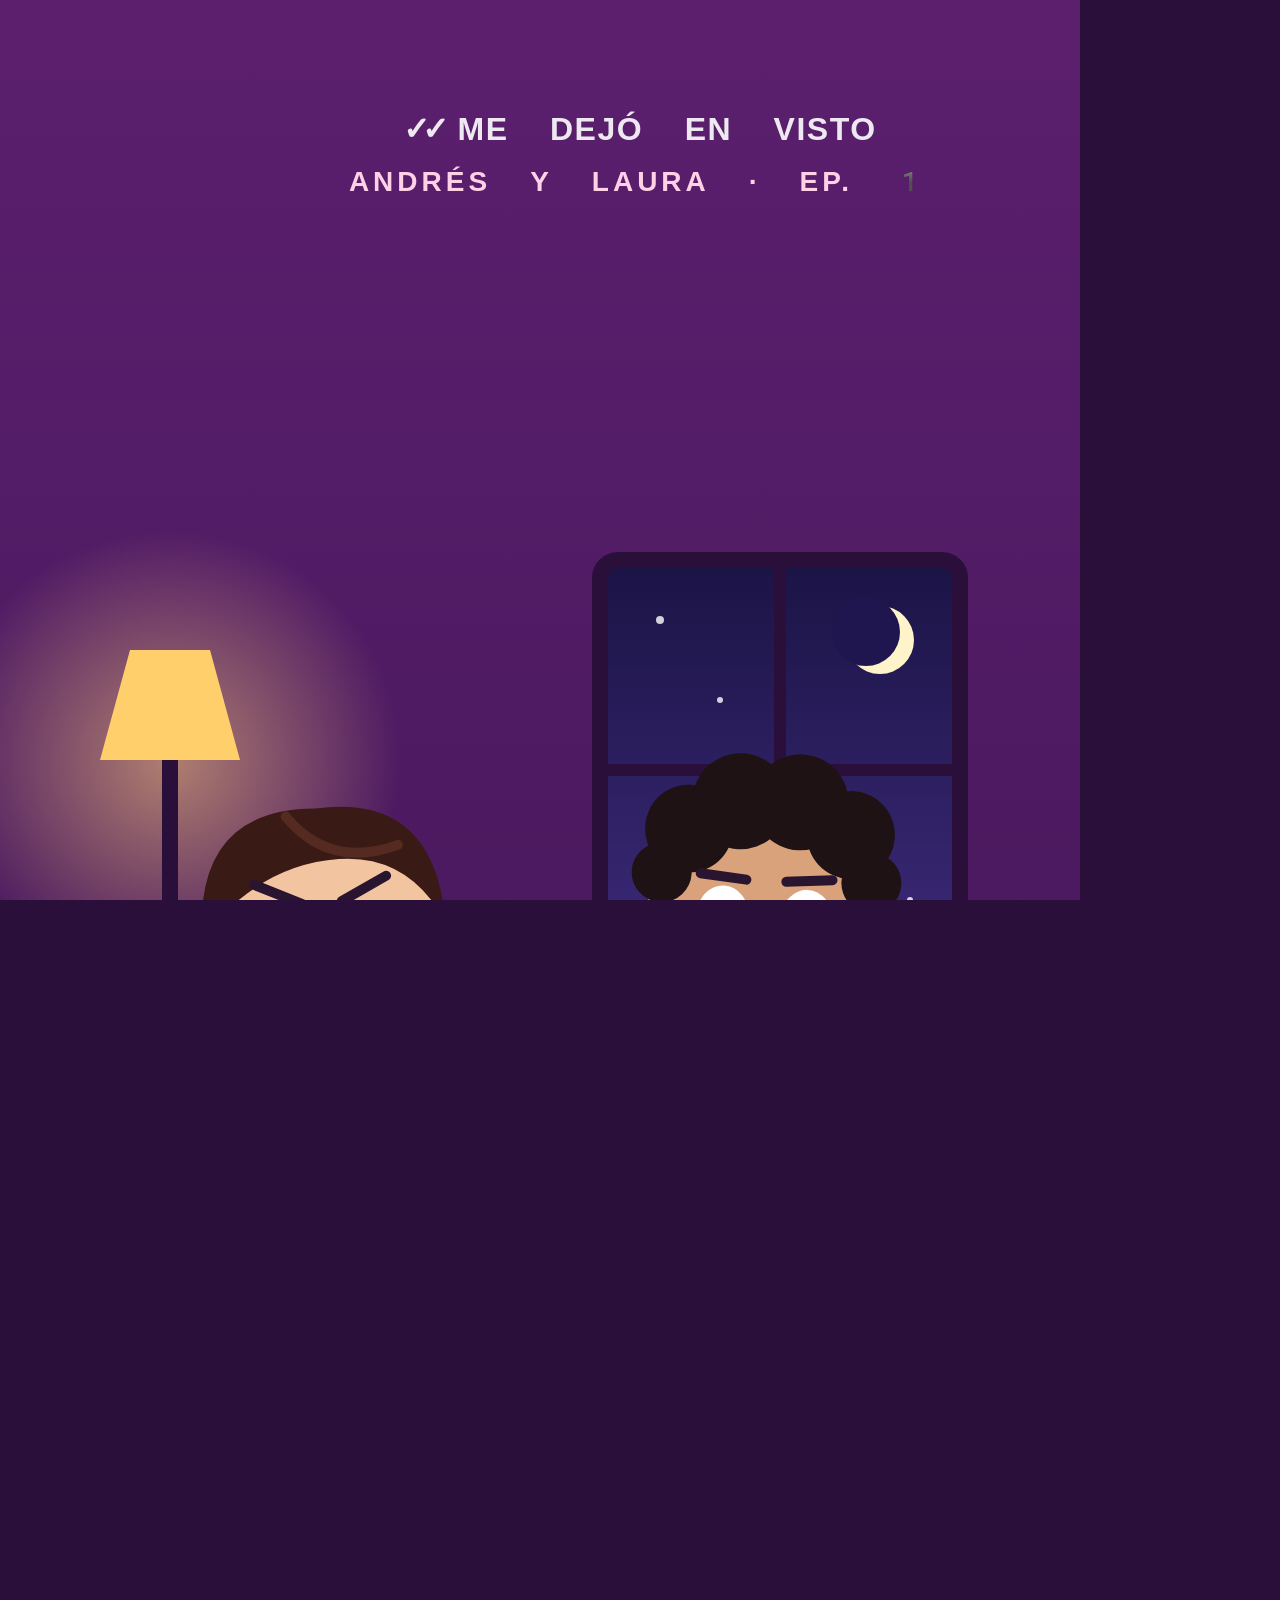
<file: herramientas/reels/andres-laura-ep1.html>
<!doctype html><html lang="es"><head><meta charset="utf-8">
<style>
*{margin:0;padding:0;box-sizing:border-box}
html,body{width:1080px;height:1920px;overflow:hidden;background:#2a0f3a;font-family:'Inter','Noto Color Emoji',sans-serif}
#stage{position:absolute;inset:0;overflow:hidden}
#cam{position:absolute;inset:0;transform-origin:50% 62%}
svg{position:absolute;left:0;top:0}
#cap{position:absolute;left:60px;right:60px;top:330px;text-align:center;font-weight:900;font-size:76px;line-height:1.18;color:#fff;text-transform:uppercase;letter-spacing:.5px;
 text-shadow:0 5px 0 rgba(30,0,40,.55),0 0 18px rgba(30,0,40,.5)}
#cap span{display:inline-block;padding:0 10px;margin:4px 2px;border-radius:14px}
#cap span.on{background:#c2185b;box-shadow:0 6px 0 #7a0f3c}
#brand{position:absolute;top:110px;left:0;right:0;text-align:center;color:#fff;font-weight:800;font-size:32px;letter-spacing:1.5px;opacity:.9}
#brand b{letter-spacing:-8px;margin-right:16px}
#ep{position:absolute;top:165px;left:0;right:0;text-align:center;color:#ffd1e6;font-weight:700;font-size:28px;letter-spacing:4px}
#vig{position:absolute;inset:0;background:radial-gradient(ellipse at 62% 55%,transparent 30%,rgba(10,0,20,.85) 75%);opacity:0}
#end{position:absolute;inset:0;background:linear-gradient(180deg,#c2185b,#8e1a78 50%,#4a148c);opacity:0;display:flex;flex-direction:column;align-items:center;justify-content:center;color:#fff;text-align:center}
#end .q{font-weight:900;font-size:104px;line-height:1.05;letter-spacing:-2px;padding:0 70px}
#end .s{margin-top:40px;font-size:46px;font-weight:600;opacity:.95}
#end .m{margin-top:90px;font-weight:800;font-size:40px;letter-spacing:2px}
#end .m b{letter-spacing:-8px;margin-right:14px}
#end .f{margin-top:12px;font-size:28px;opacity:.8}
#flash{position:absolute;inset:0;background:#fff;opacity:0}
</style></head><body><div id="stage">
<div id="cam">
<svg width="1080" height="1920" viewBox="0 0 1080 1920" id="scene">
 <defs>
  <linearGradient id="wall" x1="0" y1="0" x2="0" y2="1"><stop offset="0" stop-color="#5b1f6e"/><stop offset="1" stop-color="#3b1450"/></linearGradient>
  <linearGradient id="night" x1="0" y1="0" x2="0" y2="1"><stop offset="0" stop-color="#1b1446"/><stop offset="1" stop-color="#3d2a7a"/></linearGradient>
  <radialGradient id="lampglow" cx=".5" cy=".5" r=".5"><stop offset="0" stop-color="#ffd27a" stop-opacity=".55"/><stop offset="1" stop-color="#ffd27a" stop-opacity="0"/></radialGradient>
 </defs>
 <rect width="1080" height="1920" fill="url(#wall)"/>
 <!-- ventana -->
 <rect x="600" y="560" width="360" height="420" rx="18" fill="url(#night)" stroke="#2a0f3a" stroke-width="16"/>
 <line x1="780" y1="560" x2="780" y2="980" stroke="#2a0f3a" stroke-width="12"/>
 <line x1="600" y1="770" x2="960" y2="770" stroke="#2a0f3a" stroke-width="12"/>
 <circle cx="880" cy="640" r="34" fill="#fff4c9"/><circle cx="866" cy="632" r="34" fill="#1f1650"/>
 <g fill="#fff" opacity=".8"><circle cx="660" cy="620" r="4"/><circle cx="720" cy="700" r="3"/><circle cx="910" cy="900" r="3"/><circle cx="650" cy="880" r="3"/></g>
 <!-- lámpara -->
 <circle cx="170" cy="760" r="230" fill="url(#lampglow)"/>
 <rect x="162" y="760" width="16" height="520" fill="#2a0f3a"/>
 <path d="M100 760 L240 760 L210 650 L130 650 Z" fill="#ffcf6b"/>
 <!-- piso -->
 <rect y="1500" width="1080" height="420" fill="#2c0d3d"/>
 <!-- sofá -->
 <rect x="40" y="1080" width="1000" height="300" rx="70" fill="#a3165a"/>
 <rect x="40" y="1250" width="1000" height="260" rx="50" fill="#c2185b"/>
 <rect x="10" y="1180" width="120" height="330" rx="50" fill="#8c1150"/>
 <rect x="950" y="1180" width="120" height="330" rx="50" fill="#8c1150"/>
 <rect x="90" y="1500" width="40" height="70" fill="#1d0828"/><rect x="950" y="1500" width="40" height="70" fill="#1d0828"/>
 <g id="laura"></g>
 <g id="andres"></g>
</svg>
</div>
<div id="vig"></div>
<div id="brand"><b>✓✓</b>ME DEJÓ EN VISTO</div>
<div id="ep">ANDRÉS Y LAURA · EP. 1</div>
<div id="cap"></div>
<div id="flash"></div>
<div id="end">
 <div class="q">¿En tu relación quién escribe “ok.”?</div>
 <div class="s">Etiqueta a esa persona 👇</div>
 <div class="m"><b>✓✓</b>ME DEJÓ EN VISTO</div>
 <div class="f">Andrés y Laura son personajes ficticios</div>
</div>
</div>
<script>
// ---------- guion ----------
const LINES=[
 {s:'L',t:'Amor… ¿por qué me respondiste “ok”?',e:'sus'},
 {s:'A',t:'Porque estaba de acuerdo.',e:'calm'},
 {s:'L',t:'Pero lo escribiste con punto.',e:'sus'},
 {s:'A',t:'¿Y qué tiene el punto?',e:'conf'},
 {s:'L',t:'Que el punto significa que estás bravo.',e:'sure'},
 {s:'A',t:'¡No estoy bravo!',e:'shout'},
 {s:'L',t:'Entonces… ¿por qué no le pusiste emoji?',e:'sus'},
 {s:'A',t:'Mi mayor miedo no son los fantasmas…',e:'cam',cam:1},
 {s:'A',t:'Es la puntuación.',e:'cam',cam:1,punch:1}
];
let t0=0.6;
LINES.forEach(l=>{ const w=l.t.split(/\s+/); l.words=w; const d=Math.max(1.3,w.length/2.5+0.35); l.a=t0; l.b=t0+d; t0=l.b+0.35;
  const tot=w.reduce((s,x)=>s+x.length+2,0); let acc=l.a; l.wt=w.map(x=>{const st=acc; acc+=(d-0.2)*(x.length+2)/tot; return st;}); });
const END=t0+0.3; window.TOTAL=END+3.6;
// ---------- personajes ----------
function charSVG(o){
 return `<g id="${o.id}b">
  <!-- cuerpo -->
  <path d="M${-120} 420 Q -130 170 0 160 Q 130 170 120 420 Z" fill="${o.shirt}"/>
  <path d="M-40 175 Q0 215 40 175" fill="none" stroke="rgba(0,0,0,.18)" stroke-width="10" stroke-linecap="round"/>
  <!-- brazos -->
  <path id="${o.id}arm" d="M-95 230 Q -150 330 -60 360" fill="none" stroke="${o.shirt2}" stroke-width="48" stroke-linecap="round"/>
  <path d="M95 230 Q 150 330 60 360" fill="none" stroke="${o.shirt2}" stroke-width="48" stroke-linecap="round"/>
  ${o.phone?`<g id="${o.id}ph"><rect x="-60" y="300" width="70" height="120" rx="14" fill="#1b1030" transform="rotate(-12 -25 360)"/><rect x="-52" y="310" width="54" height="96" rx="8" fill="#7fd3ff" opacity=".9" transform="rotate(-12 -25 360)"/></g>`:''}
  <circle cx="-60" cy="360" r="30" fill="${o.skin}"/><circle cx="60" cy="360" r="30" fill="${o.skin}"/>
  <!-- cabeza -->
  <g id="${o.id}head">
   ${o.hairBack||''}
   <rect x="-24" y="120" width="48" height="50" fill="${o.skin}"/>
   <ellipse cx="0" cy="40" rx="118" ry="128" fill="${o.skin}"/>
   <ellipse cx="-122" cy="50" rx="18" ry="26" fill="${o.skin}"/><ellipse cx="122" cy="50" rx="18" ry="26" fill="${o.skin}"/>
   ${o.hair}
   <ellipse cx="-70" cy="85" rx="20" ry="12" fill="#ff6f9f" opacity=".35"/><ellipse cx="70" cy="85" rx="20" ry="12" fill="#ff6f9f" opacity=".35"/>
   <g id="${o.id}eyes">
    <ellipse cx="-42" cy="35" rx="26" ry="30" fill="#fff"/><ellipse cx="42" cy="35" rx="26" ry="30" fill="#fff"/>
    <circle id="${o.id}pl" cx="-42" cy="38" r="13" fill="#21102b"/><circle id="${o.id}pr" cx="42" cy="38" r="13" fill="#21102b"/>
    <rect id="${o.id}lid" x="-75" y="0" width="150" height="0" fill="${o.skin}"/>
   </g>
   <path id="${o.id}bl" d="M-66 -6 L-20 -2" stroke="#2a1530" stroke-width="10" stroke-linecap="round"/>
   <path id="${o.id}br" d="M20 -2 L66 -6" stroke="#2a1530" stroke-width="10" stroke-linecap="round"/>
   <ellipse id="${o.id}mouth" cx="0" cy="100" rx="24" ry="5" fill="#5a1430"/>
   <path id="${o.id}smile" d="M-22 98 Q0 112 22 98" fill="none" stroke="#5a1430" stroke-width="8" stroke-linecap="round"/>
  </g>
 </g>`;
}
const LA={id:'L',skin:'#f2c4a0',shirt:'#f48fb1',shirt2:'#ec7aa4',phone:1,
 hairBack:'<path d="M-130 30 Q-150 260 -90 300 L90 300 Q150 260 130 30 Z" fill="#3a1a14"/>',
 hair:'<path d="M-122 30 Q-120 -100 0 -92 Q120 -100 122 30 Q90 -40 20 -40 Q-60 -40 -122 30 Z" fill="#3a1a14"/><path d="M-30 -86 Q 10 -30 80 -50" fill="none" stroke="#552a20" stroke-width="10" stroke-linecap="round"/>'};
const AN={id:'A',skin:'#d9a27a',shirt:'#7e57c2',shirt2:'#6f48b3',phone:0,
 hair:'<g fill="#1e1214"><circle cx="-80" cy="-50" r="44"/><circle cx="-30" cy="-80" r="48"/><circle cx="30" cy="-82" r="48"/><circle cx="82" cy="-52" r="44"/><circle cx="105" cy="-5" r="30"/><circle cx="-105" cy="-5" r="30"/></g>'};
document.getElementById('laura').innerHTML=charSVG(LA);
document.getElementById('andres').innerHTML=charSVG(AN);
const POS={L:[330,900],A:[760,880]};
// ---------- utilidades ----------
const cl=x=>x<0?0:x>1?1:x, ease=x=>1-Math.pow(1-cl(x),3), eio=x=>{x=cl(x);return x<.5?4*x*x*x:1-Math.pow(-2*x+2,3)/2};
const $=id=>document.getElementById(id);
const EM={sus:{b:[14,-6],p:[0,4]},calm:{b:[0,0],p:[0,0]},conf:{b:[-10,10],p:[0,-3]},sure:{b:[10,-2],p:[0,2]},shout:{b:[-16,-16],p:[0,-4]},cam:{b:[4,4],p:[0,0]}};
function brows(id,em,side){ // inclinación de cejas
 const [a,b]=EM[em].b; $(id+'bl').setAttribute('d',`M-66 ${-6-a} L-20 ${-2+a*0.3+ (em==='shout'?-14:0)}`);
 $(id+'br').setAttribute('d',`M20 ${-2+a*0.3+(em==='shout'?-14:0)} L66 ${-6-a}`); }
function render(t){
 let cur=null; for(const l of LINES) if(t>=l.a&&t<l.b+0.35) cur=l;
 const speaking=LINES.find(l=>t>=l.a&&t<l.b);
 // personajes
 for(const id of ['L','A']){
  const g=$(id+'b'); const [x,y]=POS[id];
  const talk = speaking&&speaking.s===id;
  const bob = talk? Math.sin(t*9)*4 : Math.sin(t*2+ (id==='A'?1:0))*3;
  let lean = 0;
  g.setAttribute('transform',`translate(${x},${y+bob})`);
  const last = [...LINES].reverse().find(l=>l.s===id && t>=l.a) || {e:id==='L'?'sus':'calm'};
  brows(id,last.e);
  // mirada: hacia el otro, o a cámara en las líneas finales
  const toCam = cur&&cur.cam&&id==='A';
  const lookX = toCam? 0 : (id==='L'? 9 : -9); const lookY = (id==='L'&&!talk&&!(cur&&cur.s==='A'))? 8:0;
  $(id+'pl').setAttribute('cx',-42+lookX); $(id+'pr').setAttribute('cx',42+lookX);
  $(id+'pl').setAttribute('cy',38+lookY); $(id+'pr').setAttribute('cy',38+lookY);
  // parpadeo
  const bp=((t+(id==='A'?1.3:0))%3.4); const lid = bp<0.12? 70*Math.sin(bp/0.12*Math.PI):0;
  $(id+'lid').setAttribute('y',5); $(id+'lid').setAttribute('height',lid);
  // boca
  const m=$(id+'mouth'), sm=$(id+'smile');
  if(talk){ const open=6+22*Math.abs(Math.sin(t*15))*Math.abs(Math.sin(t*5.3+1)); m.setAttribute('ry',open); m.setAttribute('rx',speaking.e==='shout'?34:24); m.style.opacity=1; sm.style.opacity=0; }
  else { m.style.opacity=0; sm.style.opacity=1;
   const e=last.e; const c = e==='shout'||e==='conf'||e==='cam' ? 92 : (e==='sus'||e==='sure'? 100: 112);
   sm.setAttribute('d',`M-22 100 Q0 ${c} 22 100`); }
  // cabeza inclinada al hablar
  $(id+'head').setAttribute('transform',`rotate(${talk?Math.sin(t*4)*3:(id==='L'?-4:3)} 0 120)`);
 }
 // teléfono de Laura: lo levanta cuando reclama
 // cámara
 let zx=540,zy=1100,z=1;
 if(speaking&&!speaking.cam){ const [x]=POS[speaking.s]; const k=eio((t-speaking.a)/0.5); zx=540+(x-540)*0.45*k; z=1+0.12*k; }
 if(cur&&cur.cam){ const k=eio((t-LINES[7].a)/0.6); zx=540+(760-540)*k; zy=1100-150*k; z=1+0.55*k; if(cur.punch) z+=0.15*eio((t-cur.a)/0.3); }
 $('cam').style.transform=`translate(${(540-zx)*z}px,${(1100-zy)*z*0.6}px) scale(${z})`;
 $('vig').style.opacity = cur&&cur.cam? eio((t-LINES[7].a)/0.6)*0.9 : 0;
 // subtítulos karaoke
 const c=$('cap');
 if(cur&&t<END){ const i=cur.words.reduce((k,w,j)=>t>=cur.wt[j]?j:k,0);
  c.innerHTML=cur.words.map((w,j)=>`<span class="${j===i&&t<cur.b?'on':''}">${w}</span>`).join(' ');
  c.style.opacity=1; c.style.transform=`scale(${1+0.06*(1-ease((t-cur.a)/0.2))})`;
  c.style.color = cur.s==='L' ? '#fff' : '#fff'; }
 else c.style.opacity=0;
 $('flash').style.opacity = (LINES[8]&&t>=LINES[8].a&&t<LINES[8].a+0.12)?0.6*(1-(t-LINES[8].a)/0.12):0;
 // final
 const e=$('end'); const k=ease((t-END)/0.4); e.style.opacity=t>=END?k:0; e.style.transform=`scale(${0.96+0.04*k})`;
 $('ep').style.opacity = t<3.5?1:0.0;
}
window.render=render; render(0);
window.LINES=LINES; window.END=END;
</script></body></html>
</file>
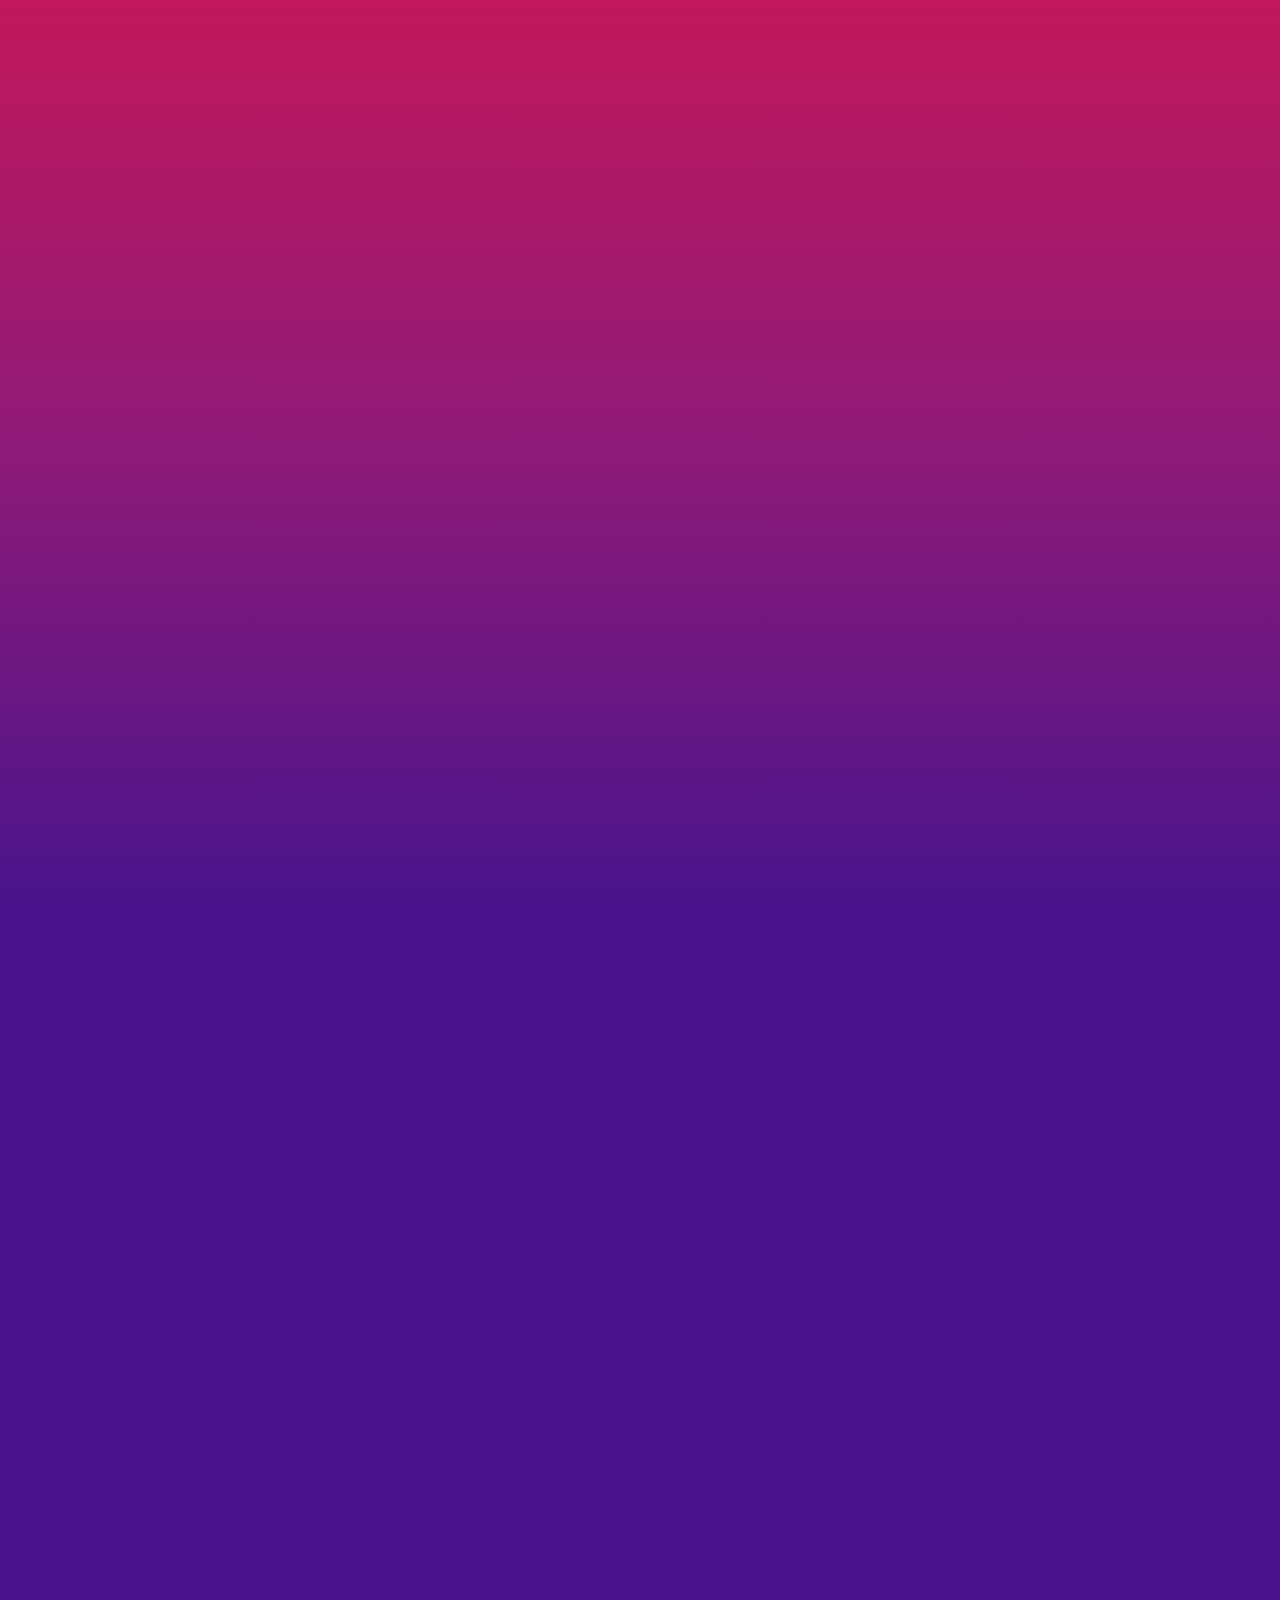
<file: herramientas/reels/avion.html>
<!doctype html><html lang="es"><head><meta charset="utf-8"><link rel="stylesheet" href="common.css">
<style>
#phone{left:200px;top:300px;width:680px;height:1120px;border-radius:80px;background:#140816;box-shadow:0 0 0 5px rgba(255,255,255,.25),0 40px 120px rgba(30,0,40,.5)}
#scr{position:absolute;left:16px;top:16px;width:648px;height:1088px;border-radius:66px;overflow:hidden;background:#1d1024}
.sb{position:absolute;top:0;left:0;right:0;height:64px;display:flex;justify-content:space-between;align-items:center;padding:0 46px;font-size:26px;font-weight:600;z-index:5;color:#fff}
.sb .r{display:flex;gap:14px;align-items:center}
#plane{opacity:0;font-size:28px}
.qs{position:absolute;inset:0;background:#1d1024;padding:110px 40px}
.tiles{display:grid;grid-template-columns:1fr 1fr;gap:22px}
.tile{height:150px;border-radius:40px;background:#3a2742;display:flex;align-items:center;gap:20px;padding:0 30px;font-size:30px;font-weight:600}
.tile span{font-size:48px}
.tile.on{background:#f2b8d8;color:#4a0d3a}
.web{position:absolute;inset:0;background:#fbf6fb;color:#2a1035;padding:160px 44px}
.wl{font-weight:800;font-size:26px;color:#a0186e}.wl b{letter-spacing:-5px;margin-right:8px}
.wt{font-weight:800;font-size:50px;line-height:1.1;margin:20px 0 16px}
.wp{font-size:26px;color:#6a5a72;line-height:1.4}
.drop{margin-top:40px;height:200px;border:4px dashed #d9a6cb;border-radius:30px;display:flex;align-items:center;justify-content:center;font-weight:700;font-size:30px;color:#a0186e;background:#fdeef7}
.chip{left:44px;right:44px;top:650px;height:110px;border-radius:24px;background:#fff;box-shadow:0 10px 30px rgba(80,20,90,.18);display:flex;align-items:center;gap:20px;padding:0 24px;font-size:24px;color:#2a1035}
.chip i{font-style:normal;width:60px;height:72px;border-radius:12px;background:#c2185b;color:#fff;font-size:18px;font-weight:800;display:flex;align-items:center;justify-content:center}
.prog{left:44px;right:44px;top:810px;font-size:26px;color:#6a5a72}
.bar{height:18px;border-radius:9px;background:#f0dcea;margin-top:14px;overflow:hidden}.bar i{display:block;height:100%;width:0;background:linear-gradient(90deg,#c2185b,#6a1b9a)}
.res{left:44px;right:44px;top:800px}
.res h5{font-size:34px;font-weight:800;margin-bottom:16px}
.res div{background:#fff;border-radius:18px;padding:16px 20px;font-size:27px;margin-bottom:12px;box-shadow:0 4px 14px rgba(80,20,90,.08)}
.cap{left:60px;right:60px;top:1480px;background:#fff;color:#2a1035;border-radius:32px;padding:28px 36px;display:flex;align-items:center;gap:26px;box-shadow:0 20px 60px rgba(40,0,60,.35)}
.cap .n{flex:none;width:80px;height:80px;border-radius:50%;background:#c2185b;color:#fff;font-weight:900;font-size:44px;display:flex;align-items:center;justify-content:center}
.cap .t{font-weight:800;font-size:46px;line-height:1.15}.cap .t small{display:block;font-weight:600;font-size:32px;color:#7a5a85;margin-top:4px}
#dot{position:absolute;width:80px;height:80px;margin:-40px 0 0 -40px;border-radius:50%;background:rgba(255,255,255,.6);border:5px solid #fff;opacity:0;z-index:9}
.badge{right:40px;top:80px;background:#c2185b;color:#fff;font-weight:800;font-size:22px;padding:10px 18px;border-radius:999px;z-index:6}
</style></head><body><div id="stage">
<div data-in="0" data-out="18" class="brand"><b>✓✓</b>ME DEJÓ EN VISTO</div>
<div data-in="0" data-out="2.6" data-fx="pop" data-d="0.3" class="title" style="top:540px;font-size:124px">Haz esta<br>prueba ✈️</div>
<div data-in="0.7" data-out="2.6" data-fx="up" class="sub" style="top:880px">Así compruebas que tu chat nunca sale de tu celular.</div>

<div id="phone" data-in="2.5" data-out="13.8" data-fx="up" data-d="0.4"><div id="scr">
 <div class="sb"><span>9:41</span><span class="r"><span id="plane">✈️</span><span id="wifi">📶</span><span>🔋</span></span></div>
 <div class="qs" data-in="2.5" data-out="5.4" data-fx="cut">
  <div class="tiles">
   <div class="tile" id="wf"><span>📶</span>Wi‑Fi</div><div class="tile" id="av"><span>✈️</span>Modo avión</div>
   <div class="tile"><span>🔦</span>Linterna</div><div class="tile"><span>🌙</span>No molestar</div>
   <div class="tile"><span>📍</span>Ubicación</div><div class="tile"><span>🔄</span>Rotación</div>
  </div>
 </div>
 <div class="web" data-in="5.4" data-out="14" data-fx="cut">
  <div class="wl"><b>✓✓</b>Me Dejó en Visto</div>
  <div class="wt">Lo que tu chat dice de tu relación</div>
  <div class="wp">Carga tu chat y mira quién busca a quién y cómo cambia el afecto.</div>
  <div class="drop" id="drop" data-in="5.4" data-out="7.6" data-fx="fade" style="position:relative">📂 Toca para elegir el archivo</div>
  <div class="chip" data-in="7.1" data-out="14" data-fx="pop"><i>ZIP</i><div>Chat de WhatsApp con Laura.zip<br><span style="color:#8a6a92">Pareja ficticia de ejemplo</span></div></div>
  <div class="prog" data-in="7.6" data-out="9.6" data-fx="fade">Analizando en tu teléfono…<div class="bar"><i id="bar"></i></div></div>
  <div class="res" data-in="9.6" data-out="14" data-fx="up"><h5>Listo, sin internet 🤯</h5>
   <div>💬 Quién busca a quién</div><div>⏱️ Tiempos de respuesta</div><div>❤️ El cariño mes a mes</div></div>
 </div>
 <div class="badge" data-in="9.6" data-out="14" data-fx="pop">✈️ Modo avión activo</div>
 <div id="dot"></div>
</div></div>

<div data-in="2.8" data-out="5.4" data-fx="up" class="cap"><div class="n">1</div><div class="t">Activa el modo avión</div></div>
<div data-in="5.4" data-out="9.4" data-fx="up" class="cap"><div class="n">2</div><div class="t">Carga tu chat en medejoenvisto.com<small>Con la página ya abierta</small></div></div>
<div data-in="9.4" data-out="13.8" data-fx="up" class="cap"><div class="n">3</div><div class="t">Funciona igual<small>Todo pasa dentro de tu teléfono</small></div></div>

<div data-in="13.8" data-out="18" data-fx="pop" data-d="0.3" class="title" style="top:500px;font-size:100px">Privado de verdad,<br>no de palabra 🔒</div>
<div data-in="14.5" data-out="18" data-fx="up" class="sub" style="top:900px;font-size:42px">Tu chat nunca se sube a ningún servidor.</div>
<div data-in="14.9" data-out="18" data-fx="pop" class="url" style="top:1060px">medejoenvisto.com</div>
<div data-in="15.3" data-out="18" data-fx="fade" class="note" style="top:1240px">Pruébalo gratis</div>
</div>
<script src="common.js"></script>
<script>
const TAPS=[['#av',4.2],['#drop',6.6]];
window.extra=t=>{
 const on=t>=4.2;
 document.getElementById('av').classList.toggle('on',on);
 document.getElementById('wf').classList.toggle('on',false);
 document.getElementById('plane').style.opacity=on?1:0;
 document.getElementById('wifi').style.opacity=on?0:1; document.querySelector('.sb').style.color=t>=5.4?'#2a1035':'#fff';
 document.getElementById('bar').style.width=(eio((t-7.7)/1.8)*100)+'%';
 const dot=document.getElementById('dot'), sr=document.getElementById('scr').getBoundingClientRect(); dot.style.opacity=0;
 for(const [s,T] of TAPS){ if(t>T-0.45&&t<T+0.35){const r=document.querySelector(s).getBoundingClientRect();
  dot.style.left=(r.left+r.width/2-sr.left)+'px'; dot.style.top=(r.top+r.height/2-sr.top)+'px';
  dot.style.opacity=t<T?ease((t-T+0.45)/0.25):1-ease((t-T)/0.35); dot.style.transform=`scale(${t<T?1:0.85})`;}}
 // pequeño zoom al badge
};
render(0);
</script></body></html>
</file>
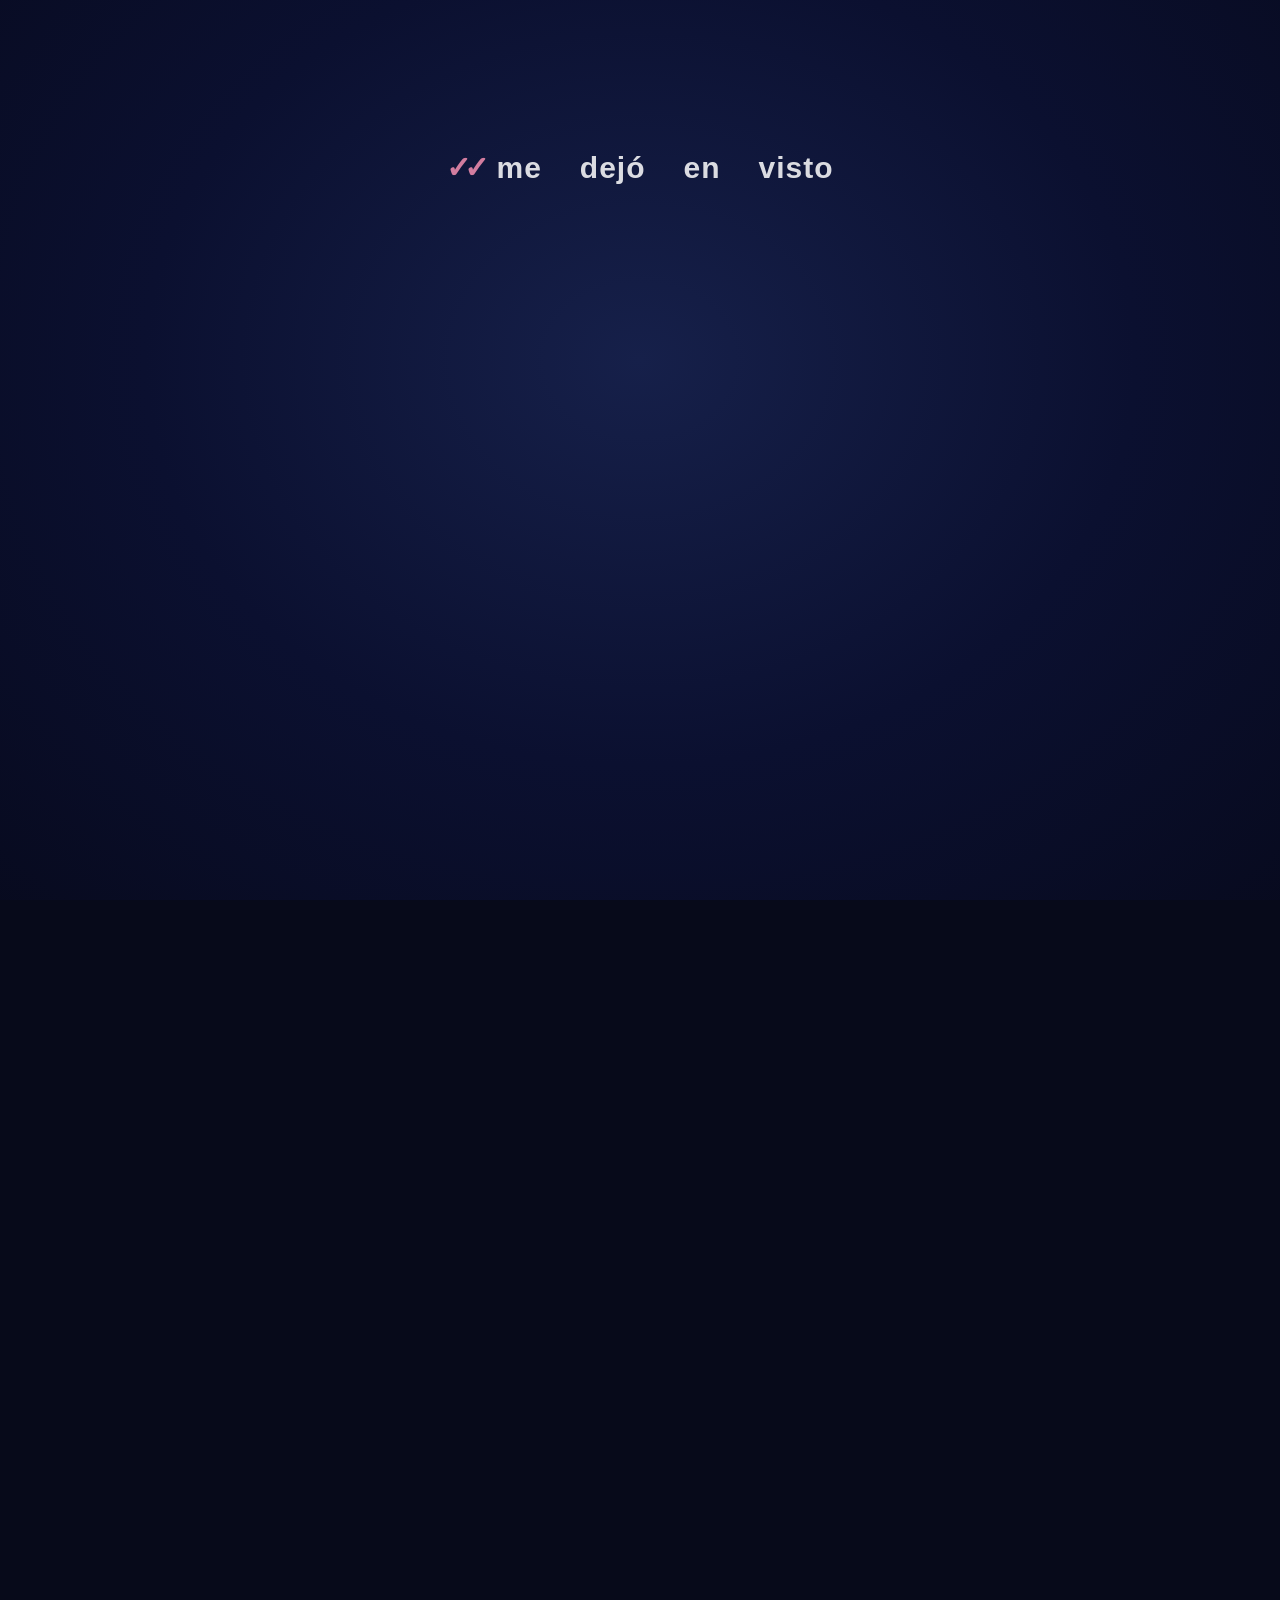
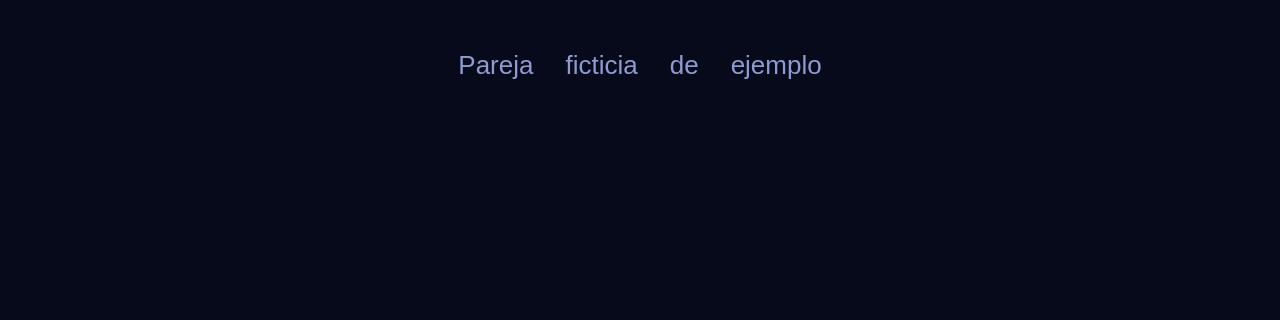
<file: herramientas/reels/datos-relacion-9598.html>
<!doctype html><html lang="es"><head><meta charset="utf-8">
<style>
*{margin:0;padding:0;box-sizing:border-box}
html,body{width:1080px;height:1920px;overflow:hidden;background:#070a1a;font-family:'Inter','Noto Color Emoji',sans-serif;color:#fff}
#bg{position:absolute;inset:0;background:radial-gradient(1100px 900px at 50% 40%,#16204a 0%,#0b1030 45%,#060818 100%)}
canvas{position:absolute;left:0;top:0}
#brand{position:absolute;top:150px;left:0;right:0;text-align:center;font-weight:700;font-size:30px;letter-spacing:1px;opacity:.85}
#brand b{color:#f48fb1;letter-spacing:-7px;margin-right:14px}
#big{position:absolute;top:250px;left:0;right:0;text-align:center;font-weight:900;font-size:170px;letter-spacing:-4px;line-height:1;
 text-shadow:0 0 30px rgba(160,190,255,.55),0 0 80px rgba(120,150,255,.35)}
#lab{position:absolute;top:440px;left:0;right:0;text-align:center;font-weight:600;font-size:40px;color:#c9d4ff;opacity:.9}
#cap{position:absolute;left:70px;right:70px;top:1440px;text-align:center;font-weight:800;font-size:62px;line-height:1.22}
#cap span{display:inline-block;padding:0 8px;margin:3px 1px;border-radius:10px}
#cap span.on{background:#fff;color:#0b1030}
#note{position:absolute;left:0;right:0;top:1650px;text-align:center;font-size:26px;color:#8f9bd0}
#end{position:absolute;inset:0;display:flex;flex-direction:column;align-items:center;justify-content:center;opacity:0;text-align:center}
#end .q{font-weight:900;font-size:120px;letter-spacing:-3px;line-height:1.02;text-shadow:0 0 40px rgba(244,143,177,.5)}
#end .s{margin-top:40px;font-size:40px;color:#c9d4ff}
#end .m{margin-top:120px;font-weight:800;font-size:36px;letter-spacing:1.5px}
#end .m b{color:#f48fb1;letter-spacing:-8px;margin-right:14px}
#end .f{margin-top:14px;font-size:26px;color:#8f9bd0}
</style></head><body>
<div id="bg"></div>
<canvas id="c" width="1080" height="1920"></canvas>
<div id="brand"><b>✓✓</b>me dejó en visto</div>
<div id="big"></div><div id="lab"></div>
<div id="cap"></div>
<div id="note">Pareja ficticia de ejemplo</div>
<div id="end"><div class="q">¿Qué diría<br>el tuyo?</div><div class="s">Comenta qué dato te sorprendió 👇</div>
 <div class="m"><b>✓✓</b>ME DEJÓ EN VISTO</div><div class="f">Datos de una pareja ficticia de ejemplo</div></div>
<script>
const S=__STATS__;
const months=Object.keys(S.mon).sort();
const M=months.map(k=>({k,a:S.mon[k]['Andrés'],l:S.mon[k]['Laura'],rA:S.rm[k].A,rL:S.rm[k].L,af:S.am[k]}));
const N=M.length, X0=110, X1=970, Y0=1330, colW=(X1-X0)/N, P=6.2, per=Math.floor((colW-4)/P);
// orden de puntos por mes (mezcla determinista según proporción real)
let seed=7; const rnd=()=>{seed=(seed*16807)%2147483647;return seed/2147483647};
M.forEach(m=>{ const tot=m.a+m.l; m.tot=tot; m.seq=[]; for(let i=0;i<m.a;i++)m.seq.push(0); for(let i=0;i<m.l;i++)m.seq.push(1); });
let cum=0; M.forEach(m=>{m.cum0=cum; cum+=m.tot;});
const TOT=cum, iApr=months.indexOf('2026-04');
const PH=[
 {a:.4,b:3.4,t:'Esta es una relación de 21 meses.'},
 {a:3.6,b:7.6,t:'Cada punto es un mensaje. Rosa, ella. Azul, él.'},
 {a:7.8,b:11.8,t:'Durante más de un año: unos 520 mensajes al mes.'},
 {a:12.0,b:16.0,t:'Y en abril, la conversación cae casi a la mitad.'},
 {a:16.2,b:20.8,t:'Ella pasa de responder en 20 minutos a casi 2 horas.'},
 {a:21.0,b:24.8,t:'Los mensajes con cariño bajan del 28 % al 15 %.'},
 {a:25.0,b:29.0,t:'Ninguno lo dijo en voz alta. El chat sí.'}];
PH.forEach(p=>{p.w=p.t.split(' ');const tot=p.w.reduce((s,x)=>s+x.length+2,0);let acc=p.a;p.wt=p.w.map(x=>{const s=acc;acc+=(p.b-p.a-.3)*(x.length+2)/tot;return s;});});
const END=29.3; window.TOTAL=33.5;
const cl=x=>x<0?0:x>1?1:x, ease=x=>1-Math.pow(1-cl(x),3), eio=x=>{x=cl(x);return x<.5?4*x*x*x:1-Math.pow(-2*x+2,3)/2};
const fmt=n=>Math.round(n).toLocaleString('es-CO');
const ctx=document.getElementById('c').getContext('2d');
const PINK=[244,120,170], BLUE=[110,160,255];
function col(c,a){return `rgba(${c[0]},${c[1]},${c[2]},${a})`}
function drawDots(t,dim){
 // los puntos aparecen de 0.4 s a 7.4 s en orden cronológico
 const shown = TOTAL_SHOWN(t);
 for(let i=0;i<N;i++){ const m=M[i]; const x=X0+i*colW+2;
  const n=Math.max(0,Math.min(m.tot,shown-m.cum0)); if(!n) continue;
  const fall = (i>=iApr && t>12 && t<16.5) ? 1 : 0;
  for(let j=0;j<n;j++){ const r=Math.floor(j/per), c=j%per;
   const y=Y0-r*P; let a=dim;
   if(t>12&&t<16.5&&i>=iApr) a=Math.min(1,dim*1.6);
   ctx.fillStyle=col(m.seq[j]?PINK:BLUE,a); ctx.fillRect(x+c*P,y,4.4,4.4); } }
}
function TOTAL_SHOWN(t){ return TOT*eio((t-0.4)/7.0); }
function line(vals,c,t0,dur,t,ymax,yTop,yBot,w){
 const k=cl((t-t0)/dur); const n=vals.length; ctx.beginPath(); ctx.lineWidth=w; ctx.strokeStyle=col(c,1); ctx.shadowColor=col(c,.9); ctx.shadowBlur=18;
 const last=(n-1)*k; for(let i=0;i<=Math.floor(last);i++){ const x=X0+i*colW+colW/2, y=yBot-(vals[i]/ymax)*(yBot-yTop); i?ctx.lineTo(x,y):ctx.moveTo(x,y); }
 const fi=Math.floor(last), fr=last-fi; if(fi<n-1){ const x=X0+(fi+fr)*colW+colW/2, y=yBot-((vals[fi]+(vals[fi+1]-vals[fi])*fr)/ymax)*(yBot-yTop); ctx.lineTo(x,y);}
 ctx.stroke(); ctx.shadowBlur=0;
 return last;
}
function axis(t,a){
 ctx.fillStyle=`rgba(180,195,255,${.55*a})`; ctx.font='600 26px Inter'; ctx.textAlign='center';
 ctx.fillText('2025',X0+colW*0.5+10,Y0+60); ctx.fillText('2026',X0+12*colW+colW*.5,Y0+60);
 ctx.fillRect(X0,Y0+14,X1-X0,2);
}
function render(t){
 ctx.clearRect(0,0,1080,1920);
 const phaseLines = t>=16.2 && t<25;
 const dim = phaseLines ? .22 : (t>=25? .75 : .95);
 drawDots(t,dim);
 // brillo suave
 ctx.save(); ctx.filter='blur(7px)'; ctx.globalAlpha=.55; ctx.drawImage(ctx.canvas,0,0); ctx.restore();
 drawDots(t,dim);
 axis(t, t>0.8?1:0);
 // promedio de 520 al mes
 if(t>=7.8&&t<16){ const a=ease((t-7.8)/.6)*(t>15.4?1-ease((t-15.4)/.6):1); const avgH=Math.ceil(520/per)*P; const y=Y0-avgH;
  ctx.setLineDash([10,10]); ctx.strokeStyle=`rgba(255,255,255,${.7*a})`; ctx.lineWidth=3; ctx.beginPath(); ctx.moveTo(X0,y); ctx.lineTo(X0+iApr*colW,y); ctx.stroke(); ctx.setLineDash([]); }
 // marca de abril
 if(t>=12&&t<25){ const a=ease((t-12)/.6); const x=X0+iApr*colW; ctx.strokeStyle=`rgba(255,255,255,${.9*a})`; ctx.lineWidth=3; ctx.setLineDash([8,8]);
  ctx.beginPath(); ctx.moveTo(x-3,650); ctx.lineTo(x-3,Y0+10); ctx.stroke(); ctx.setLineDash([]);
  ctx.fillStyle=`rgba(255,255,255,${a})`; ctx.font='800 32px Inter'; ctx.textAlign='left'; ctx.fillText('abril 2026',x+8,672); }
 // curva de tiempo de respuesta
 if(t>=16.2&&t<25){ const a=t>24.4?1-ease((t-24.4)/.6):1; ctx.globalAlpha=a;
  const yT=720,yB=1300; line(M.map(m=>m.rA),BLUE,16.4,3.0,t,130,yT,yB,6); const k=line(M.map(m=>m.rL),PINK,16.4,3.0,t,130,yT,yB,7);
  if(t>19.4){ const la=ease((t-19.4)/.4); ctx.font='800 34px Inter'; ctx.textAlign='right';
   const yv=v=>yB-(v/130)*(yB-yT); const xe=X1-4;
   ctx.fillStyle=col(PINK,la); ctx.fillText('ella',xe,yv(M[N-1].rL)-22); ctx.fillStyle=col(BLUE,la); ctx.fillText('él',xe,yv(M[N-1].rA)-22); }
  ctx.globalAlpha=1; }
 // curva de cariño
 if(t>=21&&t<25){ const a=ease((t-21)/.5)*(t>24.4?1-ease((t-24.4)/.6):1); ctx.globalAlpha=a; line(M.map(m=>m.af),[255,214,120],21.2,2.6,t,40,760,1300,7); if(t>23.8){ctx.globalAlpha=a*ease((t-23.8)/.3); ctx.font='800 34px Inter'; ctx.textAlign='left'; ctx.fillStyle='rgb(255,214,120)'; ctx.fillText('cariño',X0,1300-(M[1].af/40)*540-24);} ctx.globalAlpha=1; }
 // número grande
 const big=document.getElementById('big'), lab=document.getElementById('lab');
 let B='',L='';
 if(t<7.6){ B=fmt(TOTAL_SHOWN(t)); L='mensajes'; }
 else if(t<12){ B='520'; L='mensajes al mes'; }
 else if(t<16.2){ B='45 %'; L='menos mensajes desde abril'; }
 else if(t<21){ B='2 h'; L='tarda ella en responder (antes, 20 min)'; }
 else if(t<25){ B='15 %'; L='de mensajes con cariño (antes, 28 %)'; }
 else { B='9.598'; L='mensajes que lo contaban todo'; }
 big.textContent=B; lab.textContent=L;
 const pa=[0,7.8,12,16.2,21,25].reduce((s,x)=>t>=x?x:s,0); const k=ease((t-pa)/.35);
 big.style.opacity=t<END?k:0; lab.style.opacity=t<END?k*.9:0; big.style.transform=`scale(${.9+.1*k})`;
 // subtítulos
 const c=document.getElementById('cap'); const p=PH.find(p=>t>=p.a&&t<p.b+.2);
 if(p&&t<END){ const i=p.wt.reduce((s,w,j)=>t>=w?j:s,0); c.innerHTML=p.w.map((w,j)=>`<span class="${j===i?'on':''}">${w}</span>`).join(' '); c.style.opacity=ease((t-p.a)/.2); } else c.style.opacity=0;
 document.getElementById('note').style.opacity = t<END ? .9 : 0;
 const e=document.getElementById('end'); const ke=ease((t-END)/.6); e.style.opacity=t>=END?ke:0;
 document.getElementById('c').style.opacity = t>=END ? 1-ke : 1;
}
window.render=render; render(0);
</script></body></html>
</file>
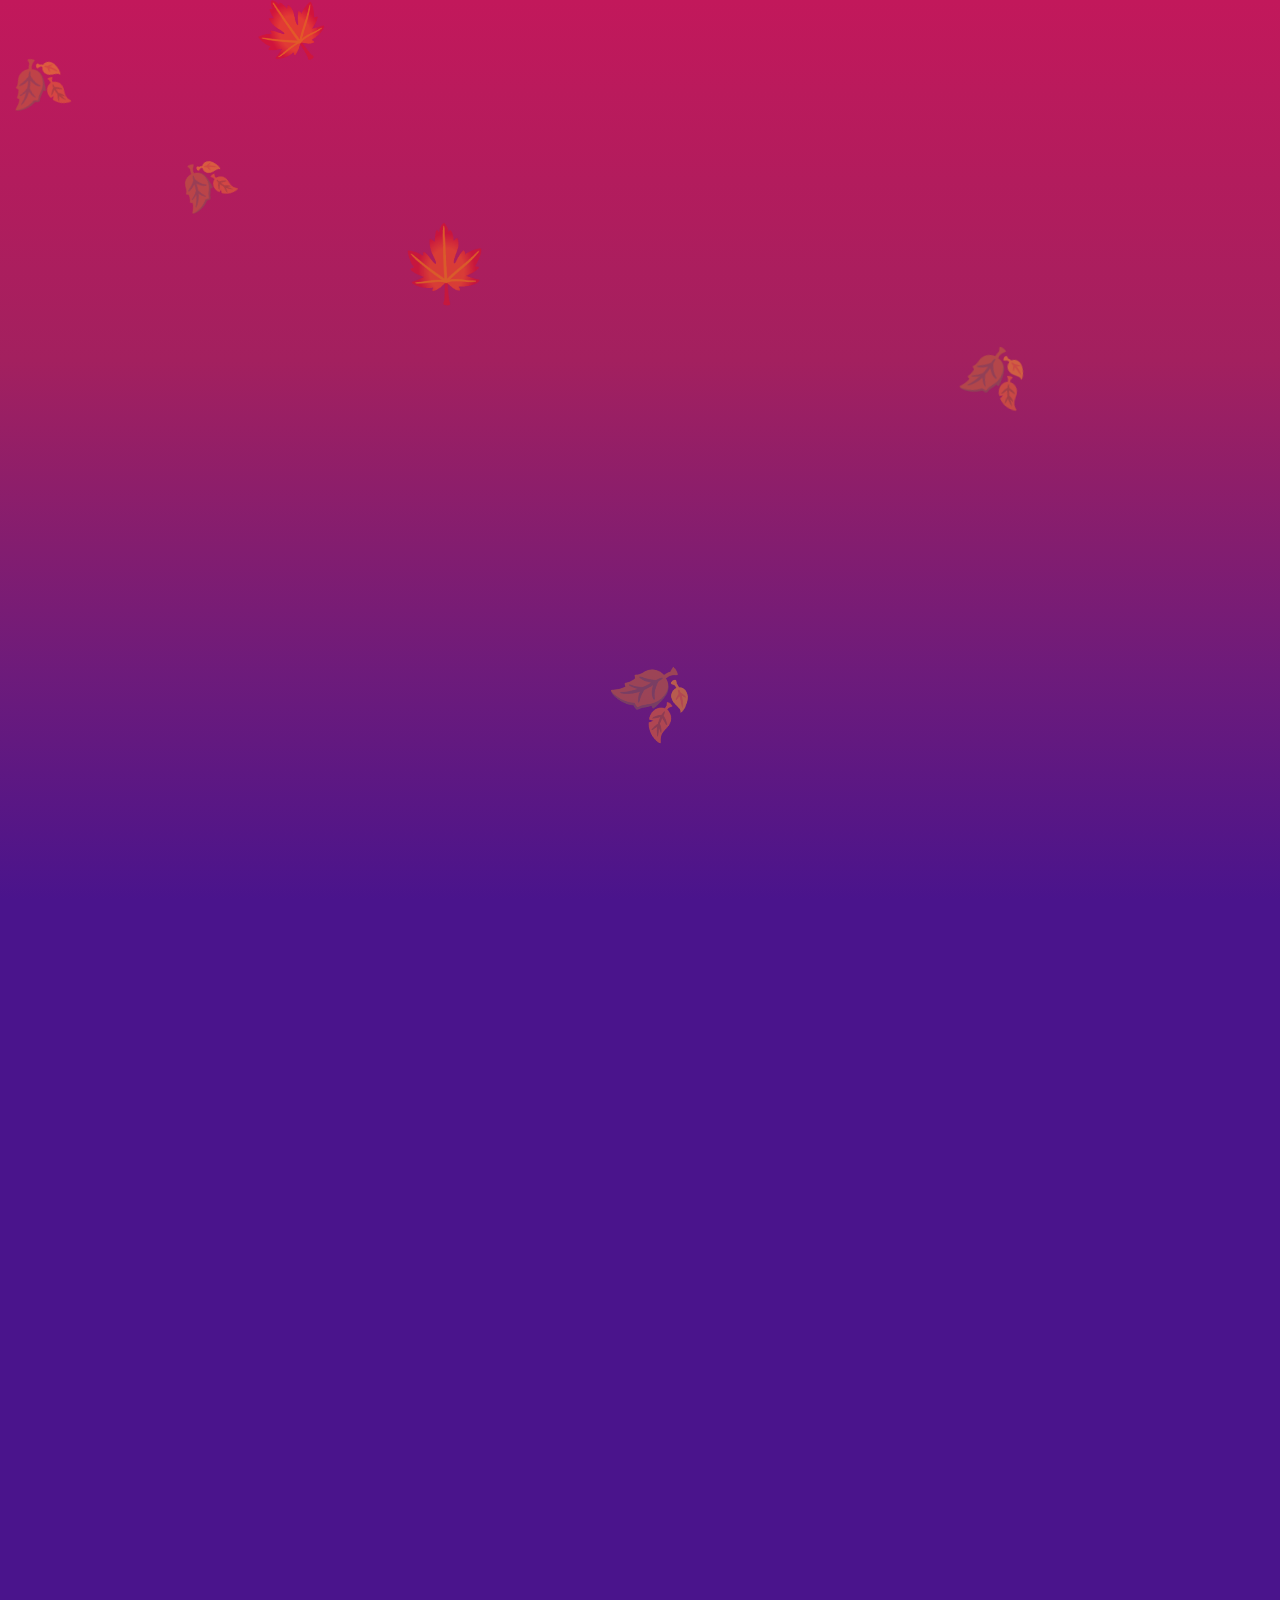
<file: herramientas/reels/frases.html>
<!doctype html><html lang="es"><head><meta charset="utf-8"><link rel="stylesheet" href="common.css">
<style>
#stage{background:linear-gradient(180deg,#c2185b 0%,#a3205f 40%,#6d1b7b 75%,#4a148c 100%)}
.big{top:700px;font-size:74px;padding:34px 46px;max-width:880px}
.big small{font-size:30px}
.typ{left:80px;top:700px;background:#fff;border-radius:34px;border-top-left-radius:8px;padding:34px 40px}
.typ span{display:inline-block;width:22px;height:22px;border-radius:50%;background:#b58cc0;margin:0 7px}
.tr{left:80px;right:80px;top:1060px;text-align:center;font-weight:600;font-size:56px;line-height:1.3;font-style:italic}
.leaf{position:absolute;font-size:64px;opacity:.55;pointer-events:none}
</style></head><body><div id="stage">
<div id="leaves"></div>
<div data-in="0" data-out="21" class="brand"><b>✓✓</b>ME DEJÓ EN VISTO</div>
<div data-in="0" data-out="2.8" data-fx="pop" data-d="0.35" class="title" style="top:560px;font-size:112px">Frases que dicen<br>más que un<br>“te amo” 💗</div>
<div data-in="0.9" data-out="2.8" data-fx="up" class="sub" style="top:1100px;font-size:46px">versión octubre 🍂</div>

<div data-in="2.8" data-out="6.4" data-fx="cut" class="kicker" style="top:430px">1 / 4</div>
<div data-in="2.9" data-out="3.55" data-fx="bubble-in" data-d="0.15" class="typ"><span></span><span></span><span></span></div>
<div data-in="3.55" data-out="6.4" data-fx="bubble-in" data-d="0.25" class="bub in big">¿Llegaste bien?<small>9:48 p. m.</small></div>
<div data-in="4.199999999999999" data-out="6.4" data-fx="up" data-d="0.4" class="tr">Pequeña, pero dice<br>“me importas”.</div>
<div data-in="6.4" data-out="10.0" data-fx="cut" class="kicker" style="top:430px">2 / 4</div>
<div data-in="6.5" data-out="7.15" data-fx="bubble-in" data-d="0.15" class="typ"><span></span><span></span><span></span></div>
<div data-in="7.15" data-out="10.0" data-fx="bubble-in" data-d="0.25" class="bub in big">Te guardé comida 🍲<small>7:15 p. m.</small></div>
<div data-in="7.800000000000001" data-out="10.0" data-fx="up" data-d="0.4" class="tr">El amor también<br>se sirve en un plato.</div>
<div data-in="10.0" data-out="13.6" data-fx="cut" class="kicker" style="top:430px">3 / 4</div>
<div data-in="10.1" data-out="10.75" data-fx="bubble-in" data-d="0.15" class="typ"><span></span><span></span><span></span></div>
<div data-in="10.75" data-out="13.6" data-fx="bubble-in" data-d="0.25" class="bub in big">Vi esto y me acordé de ti<small>3:02 p. m.</small></div>
<div data-in="11.4" data-out="13.6" data-fx="up" data-d="0.4" class="tr">Pensarte sin motivo<br>es el mejor motivo.</div>
<div data-in="13.6" data-out="17.2" data-fx="cut" class="kicker" style="top:430px">4 / 4</div>
<div data-in="13.7" data-out="14.35" data-fx="bubble-in" data-d="0.15" class="typ"><span></span><span></span><span></span></div>
<div data-in="14.35" data-out="17.2" data-fx="bubble-in" data-d="0.25" class="bub in big">Avísame cuando llegues<small>11:20 p. m.</small></div>
<div data-in="15.0" data-out="17.2" data-fx="up" data-d="0.4" class="tr">Traducción: “no me duermo<br>tranquila sin saberlo”.</div>
<div data-in="17.2" data-out="21" data-fx="pop" data-d="0.3" class="title" style="top:500px;font-size:96px">¿Cuál te dice<br>tu persona?</div>
<div data-in="17.7" data-out="21" data-fx="up" class="sub" style="top:800px">Envíaselo sin decir nada 💌</div>
<div data-in="18.3" data-out="21" data-fx="up" class="sub" style="top:990px;font-size:40px">Y mira cuántas veces se lo dicen en su chat:</div>
<div data-in="18.6" data-out="21" data-fx="pop" class="url" style="top:1110px">medejoenvisto.com</div>
<div data-in="19.0" data-out="21" data-fx="fade" class="note" style="top:1290px">🔒 Tu chat nunca sale de tu teléfono</div>
</div>
<script>
const L=document.getElementById('leaves'); const LV=[];
for(let i=0;i<9;i++){const d=document.createElement('div');d.className='leaf';d.textContent=i%3?'🍂':'🍁';L.appendChild(d);LV.push([Math.random()*1000,Math.random()*1920,0.6+Math.random()*0.7,Math.random()*6]);}
</script>
<script src="common.js"></script>
<script>
window.extra=t=>{
 LV.forEach((l,i)=>{const el=L.children[i]; const y=(l[1]+t*120*l[2])%2100-120; const x=l[0]+Math.sin(t*1.2+l[3])*60;
  el.style.transform=`translate(${x}px,${y}px) rotate(${Math.sin(t+l[3])*40}deg) scale(${l[2]})`;});
 document.querySelectorAll('.typ span').forEach((s,i)=>s.style.transform=`translateY(${-12*Math.max(0,Math.sin(t*9-i))}px)`);
};
render(0);
</script></body></html>
</file>
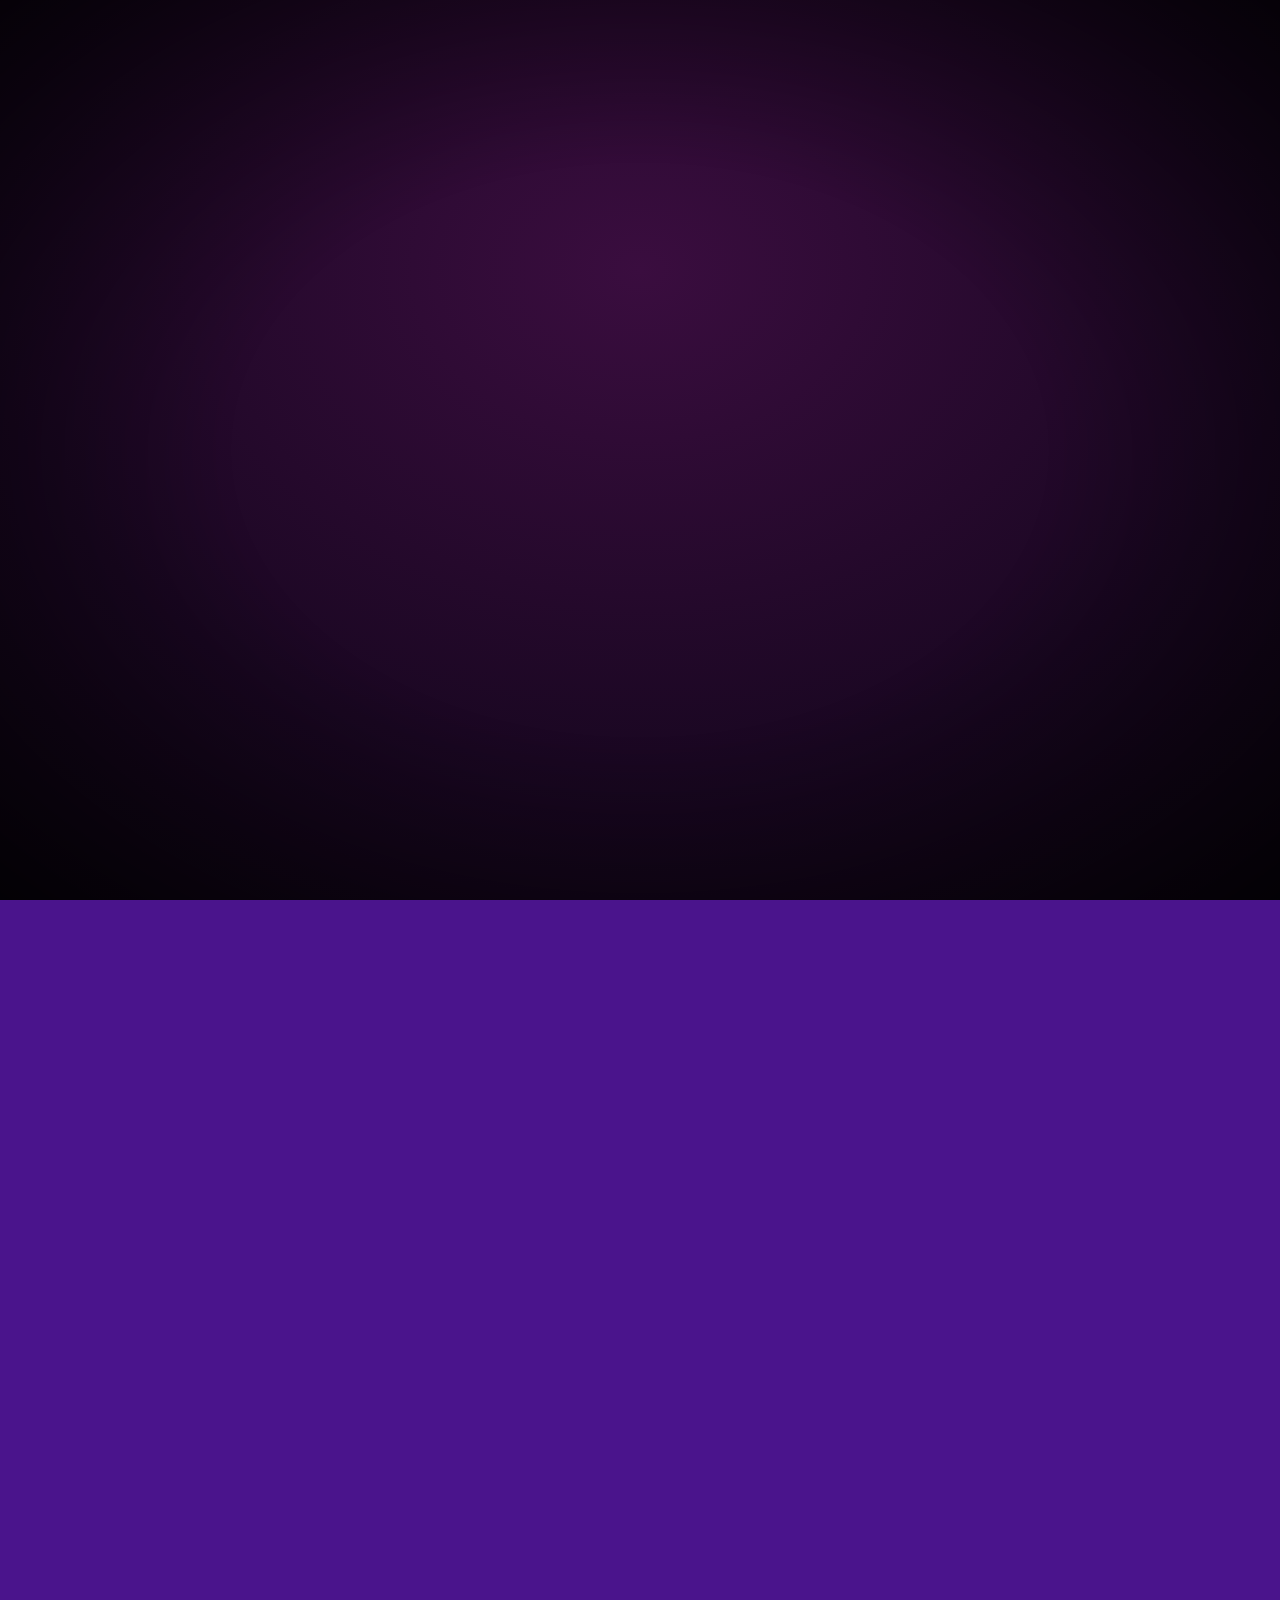
<file: herramientas/reels/halloween.html>
<!doctype html><html lang="es"><head><meta charset="utf-8"><link rel="stylesheet" href="common.css">
<style>
#stage{background:radial-gradient(1200px 900px at 50% 30%,#3a0d3f 0%,#1a0722 55%,#0b0410 100%)}
#vig{position:absolute;inset:0;background:radial-gradient(ellipse at center,transparent 45%,rgba(0,0,0,.75) 100%);pointer-events:none;opacity:1}
.n{left:0;right:0;top:420px;text-align:center;font-weight:800;font-size:40px;letter-spacing:6px;color:#ff7ab6}
.big{left:0;right:0;top:480px;text-align:center;font-weight:900;font-size:300px;line-height:1;color:rgba(255,122,182,.14)}
.cap{left:60px;right:60px;top:1200px;text-align:center;font-weight:700;font-size:62px;line-height:1.2}
.bub{font-size:58px}
.typing{left:80px;top:860px;background:#fff;color:#2a1035;border-radius:34px;border-top-left-radius:8px;padding:26px 40px;font-size:54px;font-weight:600}
.typing span{display:inline-block;width:18px;height:18px;border-radius:50%;background:#8a6a92;margin-left:10px;vertical-align:middle}
.clock{left:0;right:0;top:1060px;text-align:center;font-size:44px;font-weight:600;color:#ffb3d4;font-variant-numeric:tabular-nums}
.seen{right:90px;top:1060px;font-size:36px;font-weight:600;color:#9fd8f0}
.glitch{left:0;right:0;top:0;bottom:0;background:#ff2d7a;mix-blend-mode:overlay}
.hk{left:0;right:0;top:300px;text-align:center;font-weight:800;font-size:38px;letter-spacing:5px;color:#ff7ab6}
</style></head><body><div id="stage">
<div data-in="0" data-out="24" class="brand"><b>✓✓</b>ME DEJÓ EN VISTO</div>

<!-- gancho -->
<div data-in="0" data-out="3.0" data-fx="down" class="hk" style="top:420px">🎃 ESPECIAL HALLOWEEN</div>
<div data-in="0.1" data-out="3.0" data-fx="pop" class="title" style="top:600px;font-size:108px">5 mensajes que dan más miedo que una película de terror</div>
<div data-in="1.1" data-out="3.0" data-fx="up" class="sub" style="top:1220px;color:#ffb3d4">El n.º 5 es el peor 👀</div>

<!-- 1 -->
<div data-in="3.0" data-out="6.4" data-fx="cut" class="big">1</div>
<div data-in="3.0" data-out="6.4" data-fx="cut" class="n">MIEDO N.º 1</div>
<div data-in="3.2" data-out="6.4" data-fx="bubble-in" class="bub in" style="top:860px">Tenemos que hablar.<small>9:12 p. m.</small></div>
<div data-in="4.0" data-out="6.4" data-fx="fade" class="clock" id="clk">⏳ 0 h 00 min sin respuesta</div>
<div data-in="4.4" data-out="6.4" data-fx="up" class="cap">Y después… nada.</div>

<!-- 2 -->
<div data-in="6.4" data-out="9.8" data-fx="cut" class="big">2</div>
<div data-in="6.4" data-out="9.8" data-fx="cut" class="n">MIEDO N.º 2</div>
<div data-in="6.55" data-out="9.8" data-fx="cut" class="typing" id="typ">escribiendo<span></span><span></span><span></span></div>
<div data-in="7.2" data-out="9.8" data-fx="up" class="cap">Aparece. Desaparece.<br>Y no llega nada.</div>

<!-- 3 -->
<div data-in="9.8" data-out="13.2" data-fx="cut" class="big">3</div>
<div data-in="9.8" data-out="13.2" data-fx="cut" class="n">MIEDO N.º 3</div>
<div data-in="9.95" data-out="13.2" data-fx="bubble-out" class="bub out" style="top:860px">¿Hablamos? 🥺<small>11:40 p. m.<i>✓✓</i></small></div>
<div data-in="10.7" data-out="13.2" data-fx="up" class="seen">Visto a las 11:47 p. m.</div>
<div data-in="11.1" data-out="13.2" data-fx="up" class="cap">Doble chulito azul.<br>Cero respuesta.</div>

<!-- 4 -->
<div data-in="13.2" data-out="16.6" data-fx="cut" class="big">4</div>
<div data-in="13.2" data-out="16.6" data-fx="cut" class="n">MIEDO N.º 4</div>
<div data-in="13.35" data-out="16.6" data-fx="bubble-in" class="bub in" style="top:860px;font-size:90px;padding:26px 50px">Ok.<small>8:03 p. m.</small></div>
<div data-in="14.2" data-out="16.6" data-fx="up" class="cap">Con punto final.<br>Sin emoji. Sin nada más.</div>

<!-- 5 -->
<div data-in="16.6" data-out="20.2" data-fx="cut" class="big">5</div>
<div data-in="16.6" data-out="20.2" data-fx="cut" class="n">MIEDO N.º 5</div>
<div data-in="17.0" data-out="20.2" data-fx="pop" class="bub in" style="top:860px;font-size:66px" id="q5">🎤 Nota de voz · 8:12<small>12:01 a. m.</small></div>
<div data-in="17.9" data-out="20.2" data-fx="up" class="cap">Ocho minutos, a medianoche.<br>Empieza con “bueno…” 🥶</div>
<div data-in="17.0" data-out="17.35" data-fx="cut" class="glitch"></div>

<!-- cierre -->
<div data-in="20.2" data-out="24" data-fx="pop" class="title" style="top:540px;font-size:100px">¿Cuál te da más miedo a ti?</div>
<div data-in="20.7" data-out="24" data-fx="up" class="sub" style="top:880px;color:#ffb3d4">Comenta tu número 👇</div>
<div data-in="21.2" data-out="24" data-fx="up" class="sub" style="top:1060px;font-size:40px">Y mira lo que de verdad dice tu chat:</div>
<div data-in="21.5" data-out="24" data-fx="pop" class="url" style="top:1150px">medejoenvisto.com</div>
<div data-in="21.9" data-out="24" data-fx="fade" class="note" style="top:1330px">🔒 Tu chat nunca sale de tu teléfono</div>
<div id="vig"></div>
</div>
<script src="common.js"></script>
<script>
window.extra=function(t){
 const st=document.getElementById('stage');
 // parpadeo de luz tenebroso
 const fl=(t>2.85&&t<3.0)||(t>9.7&&t<9.78)||(t>16.5&&t<16.6)||(t>19.95&&t<20.05)?0.35:1;
 st.style.filter=`brightness(${fl})`;
 const c=document.getElementById('clk'); if(t>=4){const m=Math.min(180,Math.floor((t-4)*75)); c.textContent=`⏳ ${Math.floor(m/60)} h ${String(m%60).padStart(2,'0')} min sin respuesta`;}
 const ty=document.getElementById('typ'); if(t>6.55&&t<9.8){ const ph=(t-6.55)%1.1; ty.style.opacity= ph<0.65?1:0;
  [...ty.querySelectorAll('span')].forEach((s,i)=>s.style.transform=`translateY(${-10*Math.max(0,Math.sin((t*6)-i))}px)`); }
 const q=document.getElementById('q5'); if(t>17&&t<17.5){q.style.transform+=` translateX(${Math.sin(t*90)*14}px)`;}
};
render(0);
</script></body></html>
</file>
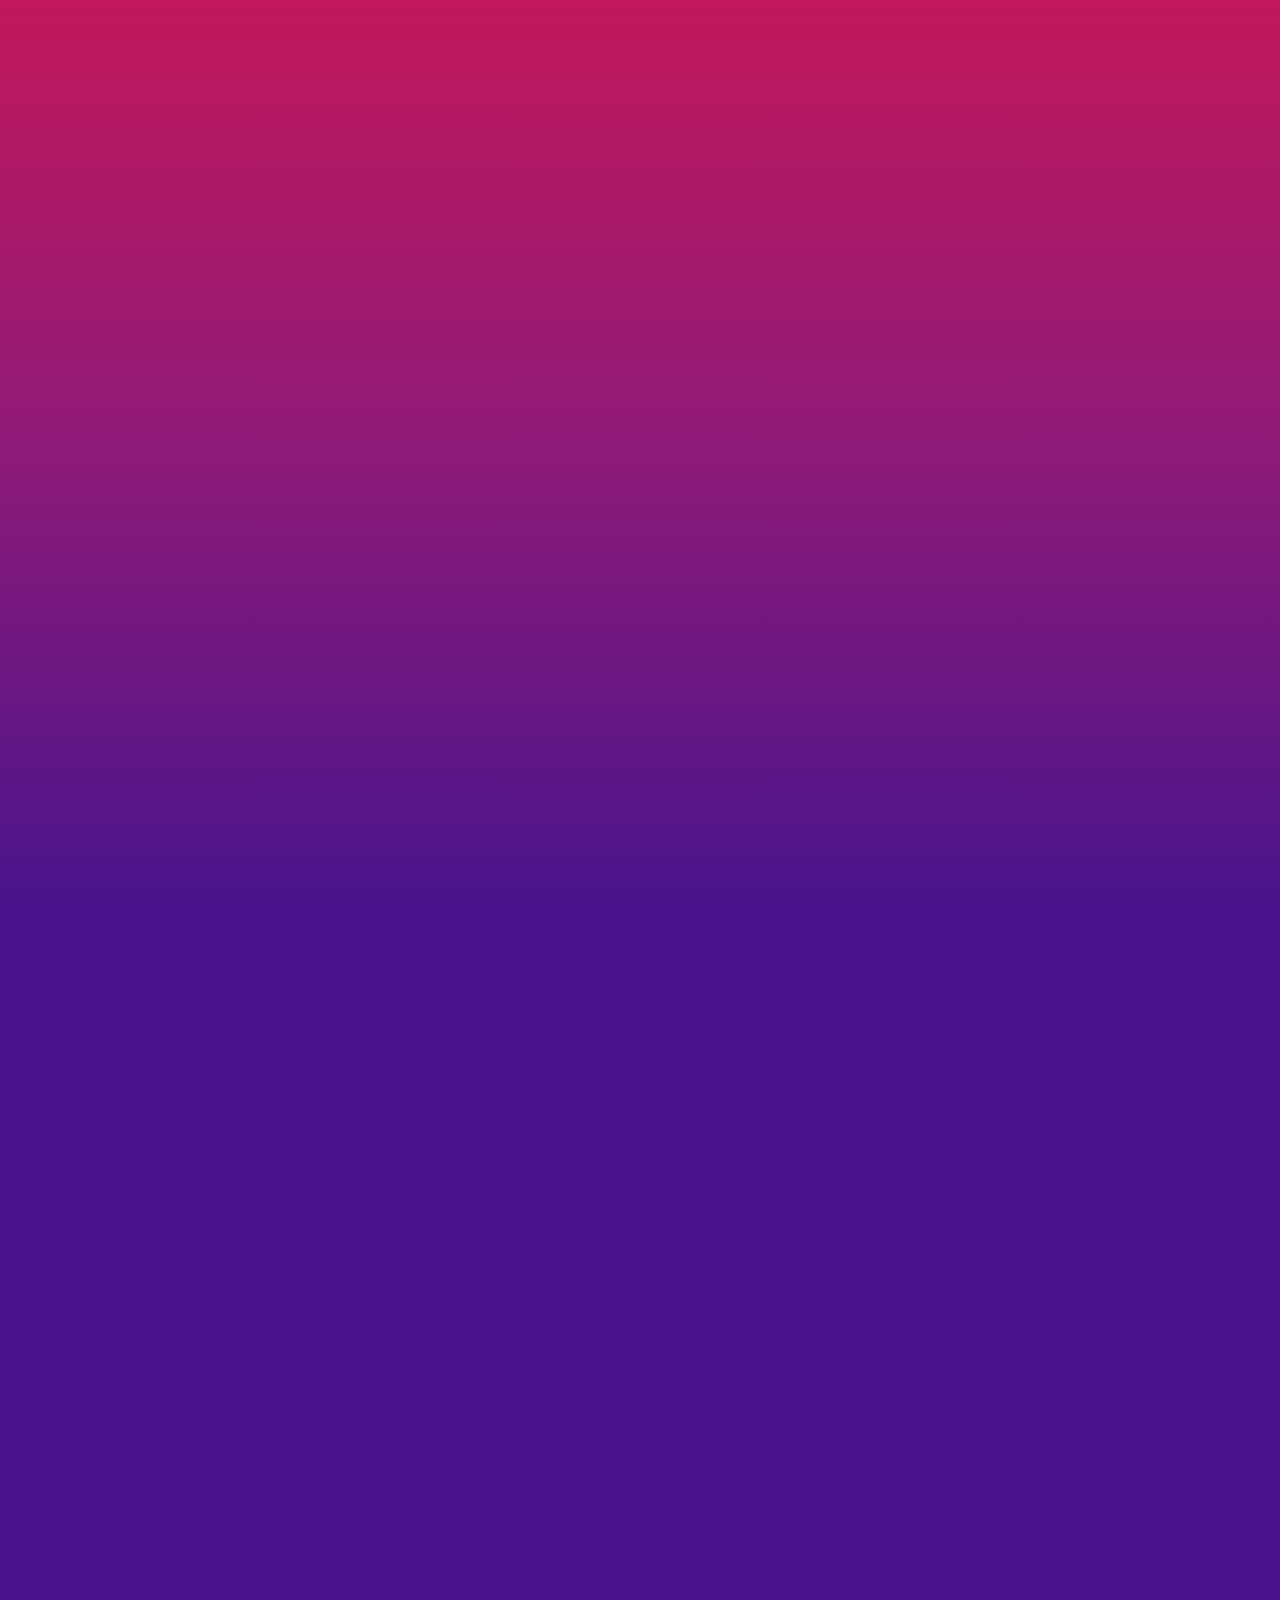
<file: herramientas/reels/mito.html>
<!doctype html><html lang="es"><head><meta charset="utf-8"><link rel="stylesheet" href="common.css">
<style>
.cd{left:0;right:0;top:1080px;text-align:center;font-weight:900;font-size:200px;line-height:1}
.stamp{left:0;right:0;margin:0 auto;width:fit-content;top:1000px;font-weight:900;font-size:130px;letter-spacing:4px;padding:6px 44px;border:12px solid;border-radius:30px;background:rgba(40,0,60,.25)}
.bar{left:0;top:0;height:14px;background:#fff}
</style></head><body><div id="stage">
<div data-in="0" data-out="22" class="brand"><b>✓✓</b>ME DEJÓ EN VISTO</div>
<div data-in="0" data-out="2.5" data-fx="pop" data-d="0.25" class="title" style="top:560px;font-size:124px">Mito o<br>realidad 🤔</div>
<div data-in="0.5" data-out="2.5" data-fx="up" class="sub" style="top:930px;font-size:50px">Lo que de verdad dice la forma en que se escriben.</div>
<div data-in="1.1" data-out="2.5" data-fx="up" class="sub" style="top:1180px;font-size:44px;font-weight:700;color:#ffd1e6">Adivina antes de que salga la respuesta 👇</div>

<div data-in="2.5" data-out="7.5" data-fx="cut" class="kicker" style="top:430px">1 DE 3</div>
<div data-in="2.5" data-out="7.5" data-fx="pop" data-d="0.25" class="card" style="top:520px;font-weight:800;font-size:72px;line-height:1.15">“Si tarda en responder, ya no le importo”</div>
<div data-in="3.1" data-out="5.0" data-fx="up" class="sub" style="top:980px;font-weight:700;font-size:56px">¿Mito o realidad?</div>
<div data-in="3.5" data-out="3.95" data-fx="pop" data-d="0.12" class="cd">3</div>
<div data-in="4.0" data-out="4.45" data-fx="pop" data-d="0.12" class="cd">2</div>
<div data-in="4.5" data-out="4.95" data-fx="pop" data-d="0.12" class="cd">1</div>
<div data-in="5.0" data-out="7.5" data-fx="stamp" class="stamp" style="color:#ffd1e6;border-color:#ffd1e6">MITO</div>
<div data-in="5.5" data-out="7.5" data-fx="up" class="sub" style="top:1290px;font-size:46px;font-weight:600">El trabajo, el cansancio o la rutina también cambian los tiempos. Lo que importa es si cambió de golpe.</div>
<div data-in="7.5" data-out="12.5" data-fx="cut" class="kicker" style="top:430px">2 DE 3</div>
<div data-in="7.5" data-out="12.5" data-fx="pop" data-d="0.25" class="card" style="top:520px;font-weight:800;font-size:72px;line-height:1.15">“Quien escribe primero es quien más busca”</div>
<div data-in="8.1" data-out="10.0" data-fx="up" class="sub" style="top:980px;font-weight:700;font-size:56px">¿Mito o realidad?</div>
<div data-in="8.5" data-out="8.95" data-fx="pop" data-d="0.12" class="cd">3</div>
<div data-in="9.0" data-out="9.45" data-fx="pop" data-d="0.12" class="cd">2</div>
<div data-in="9.5" data-out="9.95" data-fx="pop" data-d="0.12" class="cd">1</div>
<div data-in="10.0" data-out="12.5" data-fx="stamp" class="stamp" style="color:#b8f5d0;border-color:#b8f5d0">REALIDAD</div>
<div data-in="10.5" data-out="12.5" data-fx="up" class="sub" style="top:1290px;font-size:46px;font-weight:600">Casi siempre. Por eso vale la pena mirar si eso cambió con el tiempo.</div>
<div data-in="12.5" data-out="17.5" data-fx="cut" class="kicker" style="top:430px">3 DE 3</div>
<div data-in="12.5" data-out="17.5" data-fx="pop" data-d="0.25" class="card" style="top:520px;font-weight:800;font-size:72px;line-height:1.15">“Muchos ok significan que está bravo/a”</div>
<div data-in="13.1" data-out="15.0" data-fx="up" class="sub" style="top:980px;font-weight:700;font-size:56px">¿Mito o realidad?</div>
<div data-in="13.5" data-out="13.95" data-fx="pop" data-d="0.12" class="cd">3</div>
<div data-in="14.0" data-out="14.45" data-fx="pop" data-d="0.12" class="cd">2</div>
<div data-in="14.5" data-out="14.95" data-fx="pop" data-d="0.12" class="cd">1</div>
<div data-in="15.0" data-out="17.5" data-fx="stamp" class="stamp" style="color:#ffe6a8;border-color:#ffe6a8">DEPENDE</div>
<div data-in="15.5" data-out="17.5" data-fx="up" class="sub" style="top:1290px;font-size:46px;font-weight:600">Hay gente que escribe así siempre. La alarma es cuando antes no lo hacía.</div>
<div data-in="17.5" data-out="22" data-fx="pop" data-d="0.25" class="title" style="top:500px;font-size:92px">¿Cuántas acertaste?</div>
<div data-in="18.0" data-out="22" data-fx="up" class="sub" style="top:760px">Comenta tu puntaje: 0, 1, 2 o 3 👇</div>
<div data-in="18.6" data-out="22" data-fx="up" class="sub" style="top:980px;font-size:40px">Mira los datos de tu chat:</div>
<div data-in="18.9" data-out="22" data-fx="pop" class="url" style="top:1070px">medejoenvisto.com</div>
<div data-in="19.3" data-out="22" data-fx="fade" class="note" style="top:1250px">🔒 Tu chat nunca sale de tu teléfono</div>
<div class="bar" id="bar" style="position:absolute"></div>
</div><script src="common.js"></script>
<script>window.extra=t=>{document.getElementById('bar').style.width=(Math.min(1,t/22)*100)+'%'};render(0);</script></body></html>
</file>
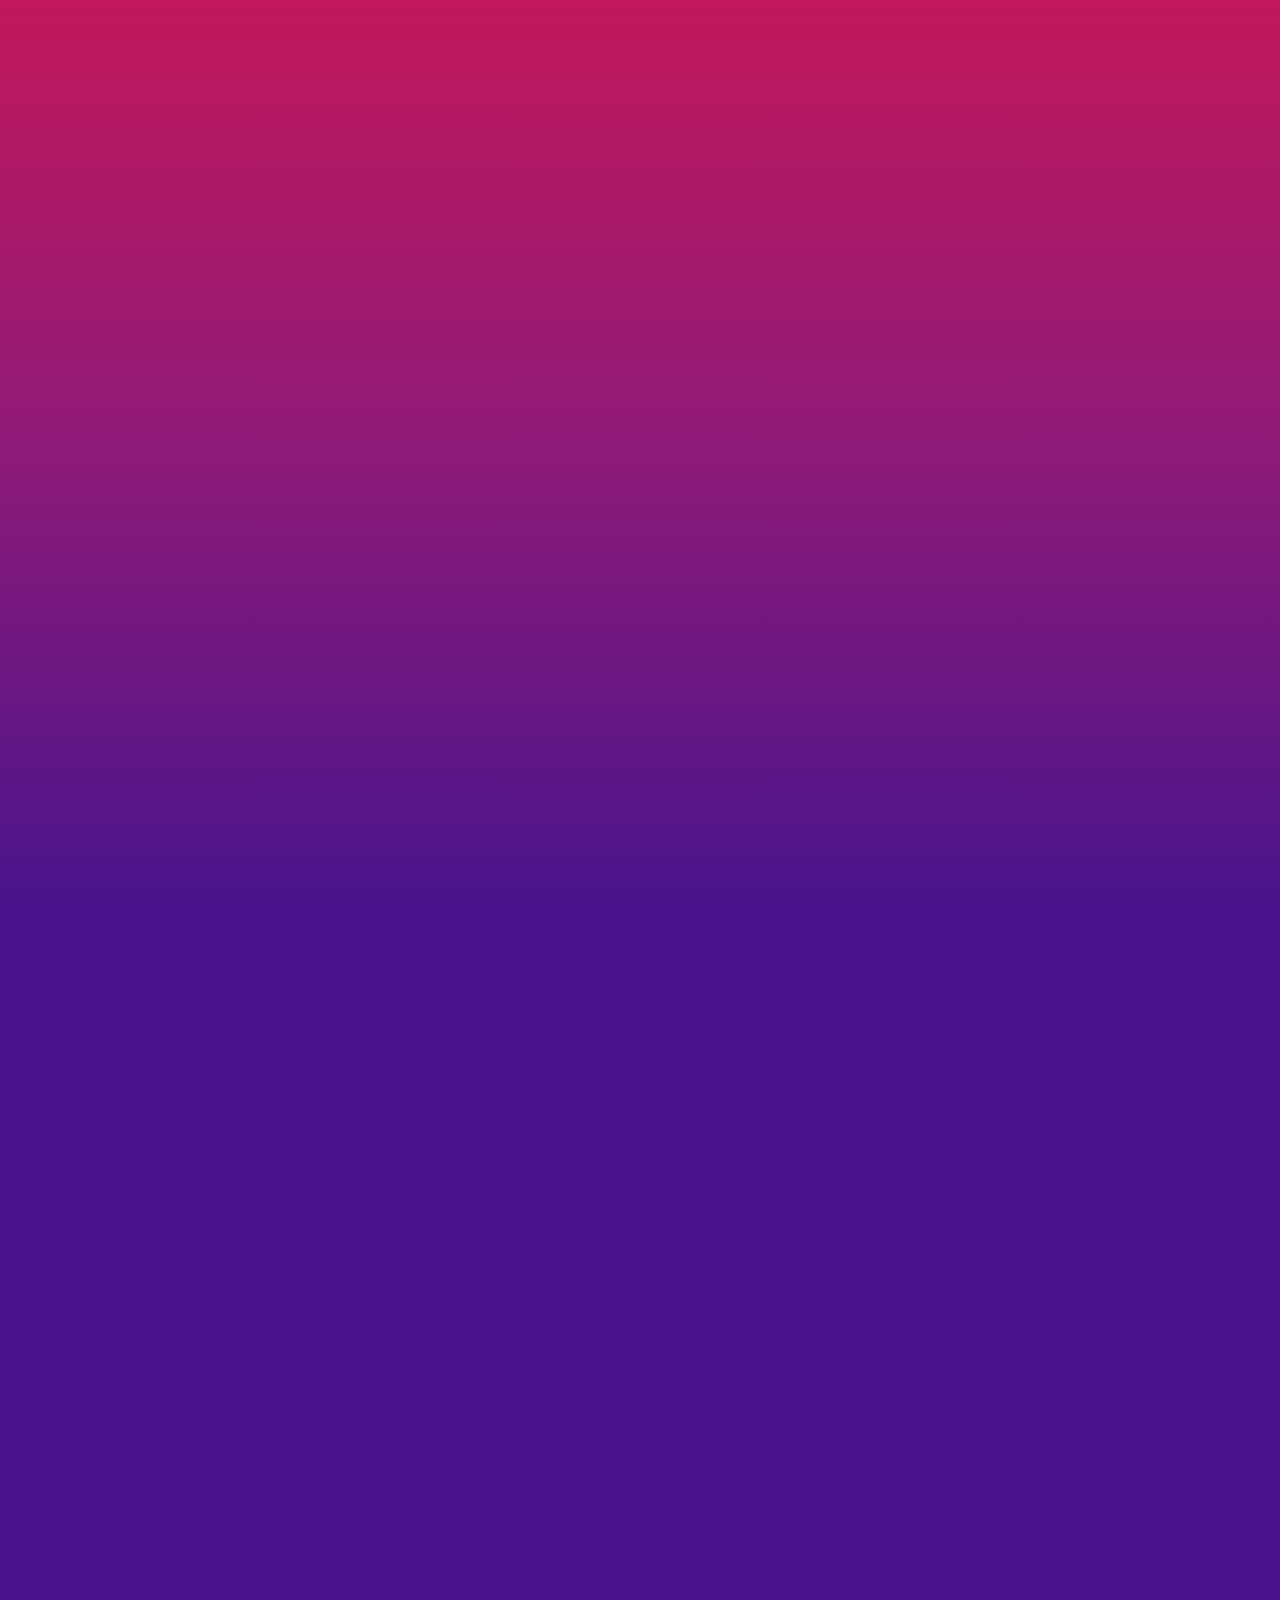
<file: herramientas/reels/tipos.html>
<!doctype html><html lang="es"><head><meta charset="utf-8"><link rel="stylesheet" href="common.css">
<style>
.num{left:0;right:0;margin:0 auto;top:330px;width:150px;height:150px;border-radius:50%;background:#fff;color:#a0186e;font-weight:900;font-size:96px;display:flex;align-items:center;justify-content:center;box-shadow:0 14px 40px rgba(40,0,60,.3)}
.name{left:60px;right:60px;top:520px;text-align:center;font-weight:800;font-size:92px;line-height:1.05;letter-spacing:-1.5px}
.desc{left:80px;right:80px;top:1330px;text-align:center;font-weight:600;font-size:48px;line-height:1.28;opacity:.95}
.zone{left:0;right:0;top:800px;height:480px}
.audio{left:150px;right:150px;top:880px;height:150px;border-radius:40px;background:#fff;color:#2a1035;display:flex;align-items:center;gap:22px;padding:0 34px}
.audio .pl{font-size:58px;color:#a0186e}
.wave{flex:1;display:flex;align-items:center;gap:7px;height:90px}
.wave i{display:block;width:9px;border-radius:5px;background:#c79ad2}
.audio b{font-size:40px;font-weight:700}
.sp{left:0;right:0;margin:0 auto;width:fit-content;top:1080px;background:#2a1035;color:#fff;font-weight:800;font-size:46px;padding:14px 34px;border-radius:999px}
.sticker{font-size:200px;line-height:1;top:850px}
.flash{left:0;top:0;right:0;bottom:0;background:#fff}
</style></head><body><div id="stage">
<div data-in="0" data-out="21" class="brand"><b>✓✓</b>ME DEJÓ EN VISTO</div>
<!-- gancho -->
<div data-in="0" data-out="2" data-fx="pop" data-d="0.25" class="title" style="top:560px;font-size:120px">Tipos de pareja según su chat</div>
<div data-in="0.5" data-out="2" data-fx="up" data-d="0.2" class="sub" style="top:1030px;font-size:56px;font-weight:700">¿Cuál eres tú? 👀</div>

<!-- 1 audios -->
<div data-in="2" data-out="5" data-fx="pop" data-d="0.18" class="num">1</div>
<div data-in="2" data-out="5" data-fx="up" data-d="0.18" class="name">El de los audios<br>de 5 minutos</div>
<div data-in="2.5" data-out="5" data-fx="pop" data-d="0.2" class="audio"><span class="pl">▶</span><div class="wave" id="wave"></div><b>5:12</b></div>
<div data-in="3.0" data-out="5" data-fx="pop" data-d="0.2" class="sp">Velocidad 2x 🏃</div>
<div data-in="3.0" data-out="5" data-fx="up" data-d="0.2" class="desc">Te cuenta todo su día en un audio.</div>

<!-- 2 ok -->
<div data-in="5" data-out="8" data-fx="pop" data-d="0.18" class="num">2</div>
<div data-in="5" data-out="8" data-fx="up" data-d="0.18" class="name">La del<br>“ok”</div>
<div data-in="5.5" data-out="8" data-fx="bubble-in" data-d="0.15" class="bub in" style="top:820px;font-size:70px">ok</div>
<div data-in="6.0" data-out="8" data-fx="bubble-in" data-d="0.15" class="bub in" style="top:980px;font-size:70px">ok</div>
<div data-in="6.5" data-out="8" data-fx="bubble-in" data-d="0.15" class="bub in" style="top:1140px;font-size:70px">ok.</div>
<div data-in="6.5" data-out="8" data-fx="up" data-d="0.2" class="desc" style="top:1330px">Responde rápido, pero seco.<br>Nadie sabe si está brava.</div>

<!-- 3 insiste -->
<div data-in="8" data-out="11" data-fx="pop" data-d="0.18" class="num">3</div>
<div data-in="8" data-out="11" data-fx="up" data-d="0.18" class="name">El que insiste</div>
<div data-in="8.5" data-out="11" data-fx="bubble-out" data-d="0.12" class="bub out" style="top:760px;font-size:42px;padding:18px 30px">Hola</div>
<div data-in="9.0" data-out="11" data-fx="bubble-out" data-d="0.12" class="bub out" style="top:860px;font-size:42px;padding:18px 30px">Holaaa</div>
<div data-in="9.5" data-out="11" data-fx="bubble-out" data-d="0.12" class="bub out" style="top:960px;font-size:42px;padding:18px 30px">¿Estás?</div>
<div data-in="10.0" data-out="11" data-fx="bubble-out" data-d="0.12" class="bub out" style="top:1060px;font-size:42px;padding:18px 30px">¿¿??</div>
<div data-in="10.25" data-out="11" data-fx="bubble-out" data-d="0.12" class="bub out" style="top:1160px;font-size:42px;padding:18px 30px">👀</div>
<div data-in="9.0" data-out="11" data-fx="up" data-d="0.2" class="desc" style="top:1300px;left:80px;right:auto;width:520px;text-align:left;font-size:42px">Porque no le contestaste en 3 minutos.</div>

<!-- 4 memes -->
<div data-in="11" data-out="14" data-fx="pop" data-d="0.18" class="num">4</div>
<div data-in="11" data-out="14" data-fx="up" data-d="0.18" class="name">La de los memes</div>
<div data-in="11.5" data-out="14" data-fx="pop" data-d="0.2" class="sticker" style="left:170px">🐸</div>
<div data-in="12.0" data-out="14" data-fx="pop" data-d="0.2" class="sticker" style="left:440px;top:900px">😂</div>
<div data-in="12.5" data-out="14" data-fx="pop" data-d="0.2" class="sticker" style="left:700px">🐶</div>
<div data-in="12.5" data-out="14" data-fx="up" data-d="0.2" class="desc">Su forma de decir “te quiero”<br>es un sticker.</div>

<!-- 5 no se despiden -->
<div data-in="14" data-out="17" data-fx="pop" data-d="0.18" class="num">5</div>
<div data-in="14" data-out="17" data-fx="up" data-d="0.18" class="name">Los que nunca<br>se despiden</div>
<div data-in="14.5" data-out="17" data-fx="bubble-out" data-d="0.15" class="bub out" style="top:860px">Bueno, ya me voy a dormir 😴<small>11:47 p. m.<i>✓✓</i></small></div>
<div data-in="15.5" data-out="17" data-fx="bubble-in" data-d="0.15" class="bub in" style="top:1100px">Jajaja sí, ya<small>12:52 a. m.</small></div>
<div data-in="15.5" data-out="17" data-fx="up" data-d="0.2" class="desc" style="top:1330px">Una hora después, siguen.</div>

<!-- cierre -->
<div data-in="17" data-out="21" data-fx="pop" data-d="0.25" class="title" style="top:520px">Etiqueta a<br>tu pareja 👇</div>
<div data-in="17.5" data-out="21" data-fx="up" class="sub" style="top:800px">y dile cuál es</div>
<div data-in="18.0" data-out="21" data-fx="up" class="sub" style="top:1000px;font-size:40px">Descubre el tuyo de verdad:</div>
<div data-in="18.3" data-out="21" data-fx="pop" class="url" style="top:1090px">medejoenvisto.com</div>
<div data-in="18.7" data-out="21" data-fx="fade" class="note" style="top:1270px">🔒 Tu chat nunca sale de tu teléfono</div>
<div id="fl" class="flash" style="position:absolute;opacity:0"></div>
</div>
<script>
const w=document.getElementById('wave'); for(let i=0;i<26;i++){const b=document.createElement('i');w.appendChild(b);}
</script>
<script src="common.js"></script>
<script>
const cuts=[2,5,8,11,14,17];
window.extra=function(t){
 // destello en cada corte (sigue el ritmo)
 let f=0; for(const c of cuts){ if(t>=c&&t<c+0.12) f=0.55*(1-(t-c)/0.12); }
 document.getElementById('fl').style.opacity=f;
 // pulso de los números al ritmo (cada 0.5 s)
 const ph=(t%0.5)/0.5, pulse=1+0.08*Math.exp(-ph*6);
 document.querySelectorAll('.num').forEach(n=>{ if(+n.style.opacity>0.9) n.style.transform=`scale(${pulse})`; });
 [...w.children].forEach((b,i)=>{ const h=20+60*Math.abs(Math.sin(i*1.7+t*(t>3?12:5))); b.style.height=h+'px'; b.style.background= (i/26)<((t-2.5)/2.5)?'#a0186e':'#c79ad2'; });
};
render(0);
</script></body></html>
</file>
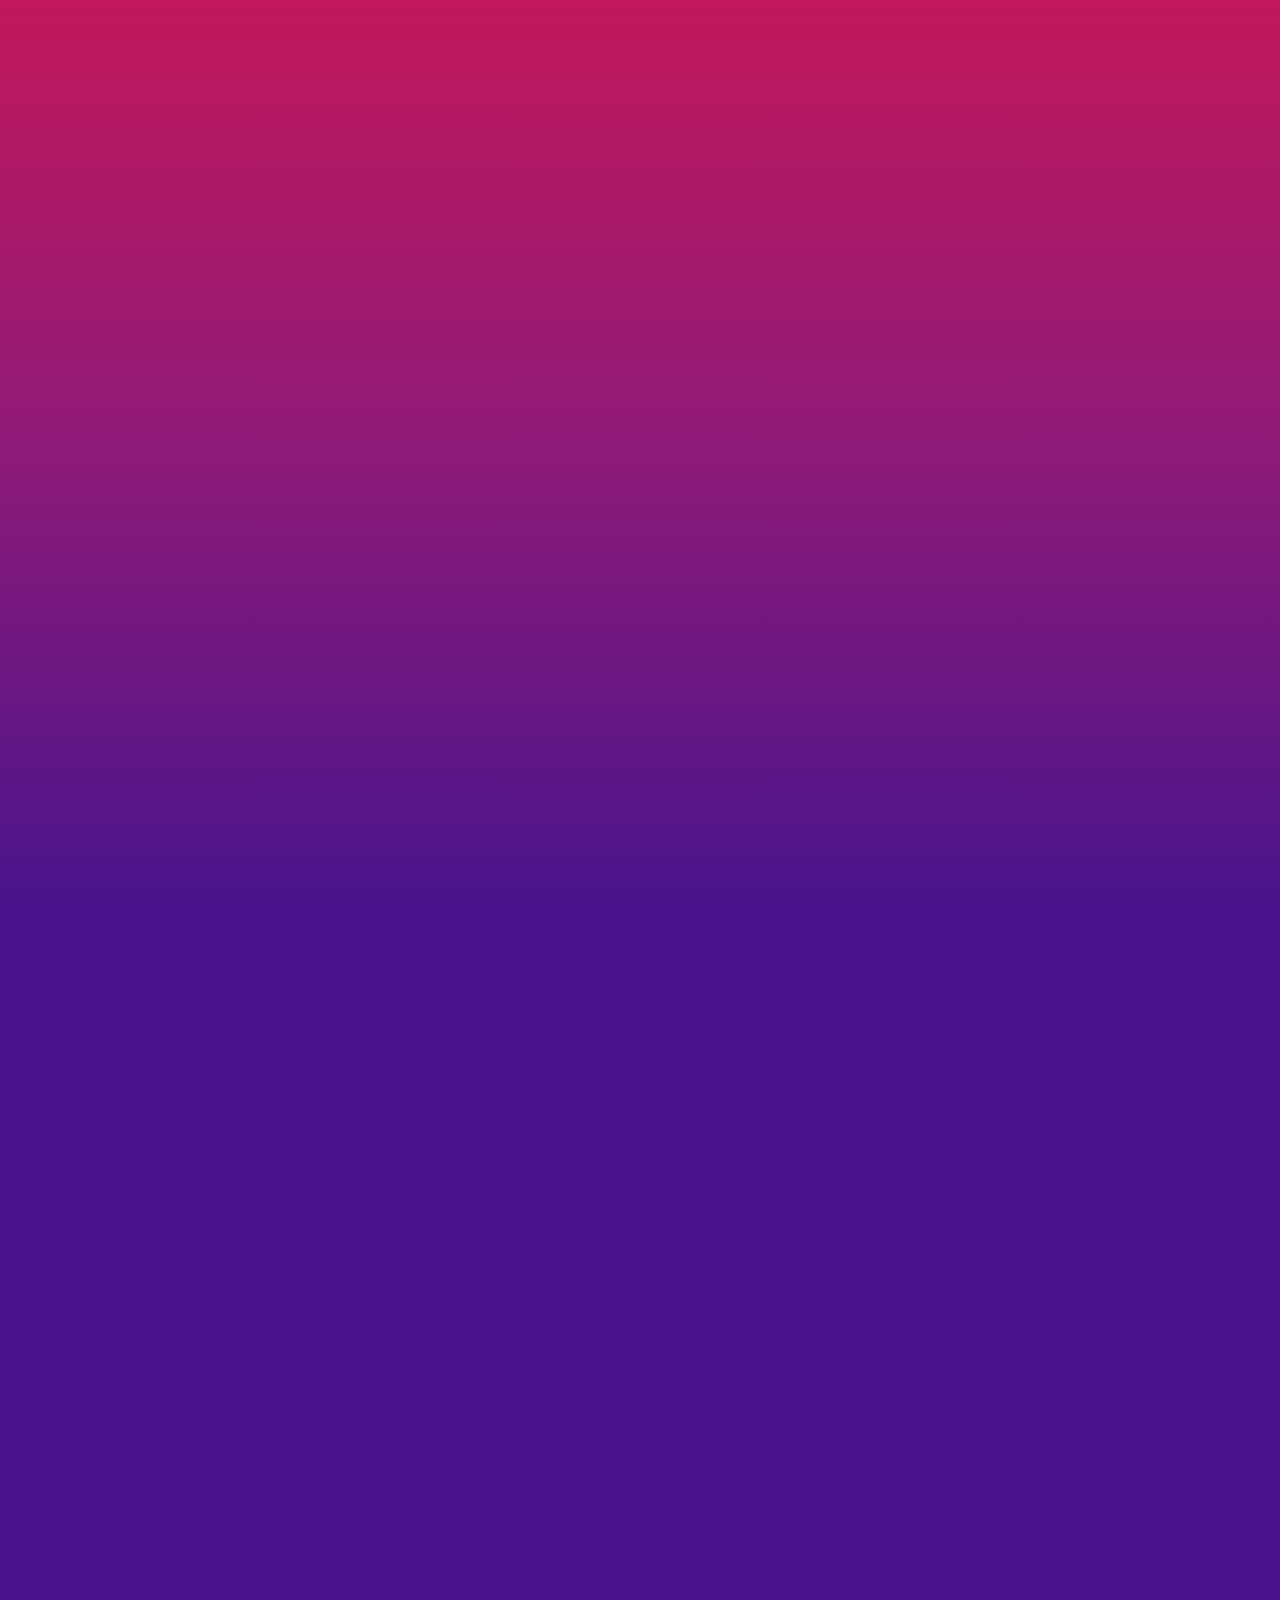
<file: herramientas/reels/tutorial.html>
<!doctype html>
<html lang="es"><head><meta charset="utf-8">
<style>
*{box-sizing:border-box;margin:0;padding:0}
html,body{width:1080px;height:1920px;overflow:hidden;background:#4a148c}
body{font-family:'Inter','Noto Color Emoji',sans-serif;color:#fff}
#stage{position:absolute;inset:0;overflow:hidden;
 background:linear-gradient(180deg,#c2185b 0%,#8e1a78 50%,#4a148c 100%)}
.anim{position:absolute;opacity:0;will-change:transform,opacity}
.brand{left:0;right:0;top:78px;text-align:center;font-weight:700;font-size:34px;letter-spacing:.5px;color:#fff}
.brand b{color:#fff;letter-spacing:-6px;margin-right:14px}
.pill{left:50%;top:150px;transform:translateX(-50%);padding:14px 40px;border-radius:999px;font-weight:700;font-size:40px;letter-spacing:3px;white-space:nowrap}
.pill.and{background:#fff;color:#a0186e}
.pill.ios{background:#2a1035;color:#fff}
.pill.fin{background:#fff;color:#a0186e}

/* hook */
.h1{left:70px;right:70px;top:560px;font-weight:700;font-size:104px;line-height:1.08;letter-spacing:-2px}
.h1 em{font-style:normal;color:#ffd1e6}
.h2{left:70px;right:70px;top:1010px;font-weight:500;font-size:52px;line-height:1.3;color:#fff}
.h2 b{color:#ffd1e6;font-weight:700}
.bigcheck{left:70px;top:330px;font-size:150px;font-weight:800;color:#fff;letter-spacing:-40px}

/* phone */
#phone{left:210px;top:270px;width:660px;height:1190px;border-radius:78px;background:#05050a;
 box-shadow:0 0 0 5px rgba(255,255,255,.25),0 40px 120px rgba(30,0,40,.5)}
#screen{position:absolute;left:14px;top:14px;width:632px;height:1162px;border-radius:64px;overflow:hidden;background:#0b141a}
.scr{position:absolute;inset:0;opacity:0}
.status{height:46px;display:flex;justify-content:space-between;align-items:flex-end;padding:0 40px 4px;font-size:22px;font-weight:500;color:#e9edef}
/* android chat */
.ahead{height:100px;background:#1f2c34;display:flex;align-items:center;padding:0 14px;gap:14px;color:#e9edef}
.av{width:62px;height:62px;border-radius:50%;background:linear-gradient(135deg,#FF8FB5,#FF4D8D);display:flex;align-items:center;justify-content:center;font-size:30px;flex:none}
.nm{flex:1;line-height:1.15}.nm div{font-size:30px;font-weight:500}.nm span{font-size:21px;color:#8696a0}
.ic{font-size:30px;width:52px;text-align:center;color:#e9edef}
.dots{font-size:42px;font-weight:700;width:46px;text-align:center;line-height:1}
.body{position:absolute;top:146px;bottom:96px;left:0;right:0;padding:24px 22px;display:flex;flex-direction:column;gap:14px;justify-content:flex-end;
 background:#0b141a}
.b{max-width:75%;padding:14px 20px 12px;border-radius:18px;font-size:27px;line-height:1.3;color:#e9edef}
.b small{display:block;text-align:right;font-size:17px;color:#8fa5ad;margin-top:2px}
.b small i{font-style:normal;color:#53BDEB;letter-spacing:-4px;margin-left:6px}
.in{background:#202c33;align-self:flex-start;border-top-left-radius:4px}
.out{background:#7b2a7f;align-self:flex-end;border-top-right-radius:4px}
.inbar{position:absolute;bottom:0;left:0;right:0;height:96px;display:flex;align-items:center;gap:12px;padding:0 14px;background:#0b141a}
.inbar .f{flex:1;height:66px;border-radius:33px;background:#202c33;color:#8696a0;font-size:25px;display:flex;align-items:center;padding:0 26px}
.inbar .m{width:66px;height:66px;border-radius:50%;background:#c2185b;display:flex;align-items:center;justify-content:center;font-size:28px}
/* android menu */
.menu{position:absolute;top:52px;right:10px;width:400px;background:#233138;border-radius:14px;padding:10px 0;box-shadow:0 10px 40px rgba(0,0,0,.6);transform-origin:top right}
.mi{height:80px;display:flex;align-items:center;justify-content:space-between;padding:0 30px;font-size:28px;color:#e9edef}
.dim{position:absolute;inset:0;background:rgba(0,0,0,.55)}
.dlg{position:absolute;left:40px;right:40px;top:400px;background:#233138;border-radius:28px;padding:40px 40px 26px}
.dlg h3{font-size:34px;font-weight:500;margin-bottom:18px}
.dlg p{font-size:25px;color:#aebac1;line-height:1.4}
.dlg .btns{display:flex;justify-content:flex-end;gap:12px;margin-top:34px}
.dlg .btn{font-size:25px;font-weight:700;color:#f48fc1;padding:16px 18px;border-radius:12px}
.sheet{position:absolute;left:0;right:0;bottom:0;background:#1f2c34;border-radius:34px 34px 0 0;padding:28px 26px 60px}
.sheet h4{font-size:28px;font-weight:500;color:#e9edef;margin:6px 10px 30px}
.grab{width:70px;height:7px;border-radius:4px;background:#8696a0;margin:0 auto 18px}
.grid{display:flex;justify-content:space-around}
.app{width:130px;text-align:center;font-size:21px;color:#d1d7db;padding:12px 0;border-radius:18px}
.app .c{width:90px;height:90px;border-radius:50%;margin:0 auto 12px;display:flex;align-items:center;justify-content:center;font-size:40px}
.toast{position:absolute;left:0;right:0;margin:0 auto;width:fit-content;bottom:150px;background:#e9edef;color:#111;font-size:26px;font-weight:500;padding:16px 34px;border-radius:40px;white-space:nowrap}

/* iOS */
.ios{background:#000}
.ihead{height:100px;background:#1c1c1e;display:flex;align-items:center;padding:0 16px;gap:12px;color:#fff;border-bottom:1px solid #2c2c2e}
.ihead .bk{font-size:56px;color:#0A84FF;line-height:1;margin-top:-8px;width:34px}
.ibody{position:absolute;top:146px;bottom:96px;left:0;right:0;padding:24px 22px;display:flex;flex-direction:column;gap:14px;justify-content:flex-end;background:#0b141a}
.info{position:absolute;inset:0;background:#000}
.info .status{position:absolute;top:0;left:0;right:0;background:#000;z-index:3}
.nav{position:absolute;top:46px;left:0;right:0;height:90px;display:flex;align-items:center;justify-content:center;font-size:29px;font-weight:500;background:#000;z-index:2}
.nav .bk{position:absolute;left:18px;color:#0A84FF;font-size:56px;margin-top:-8px}
.scroll{position:absolute;top:136px;left:0;right:0}
.bigav{width:190px;height:190px;border-radius:50%;margin:20px auto 18px;background:linear-gradient(135deg,#FF8FB5,#FF4D8D);display:flex;align-items:center;justify-content:center;font-size:90px}
.iname{text-align:center;font-size:40px;font-weight:700}
.isub{text-align:center;font-size:24px;color:#8e8e93;margin-top:4px}
.qbtns{display:flex;gap:14px;padding:30px 30px 6px}
.qb{flex:1;background:#1c1c1e;border-radius:18px;height:110px;display:flex;flex-direction:column;align-items:center;justify-content:center;font-size:21px;color:#fff;gap:6px}
.qb span{font-size:34px;color:#0A84FF}
.grp{margin:26px 26px 0;background:#1c1c1e;border-radius:20px;overflow:hidden}
.row{height:84px;display:flex;align-items:center;padding:0 28px;font-size:27px;border-bottom:1px solid #2c2c2e}
.row:last-child{border-bottom:none}
.row.blue{color:#0A84FF}.row.red{color:#FF453A}
.asheet{position:absolute;left:18px;right:18px;bottom:40px}
.ac{background:#2c2c2e;border-radius:26px;overflow:hidden;margin-bottom:16px}
.ac div{height:100px;display:flex;align-items:center;justify-content:center;font-size:31px;color:#0A84FF;border-bottom:1px solid #3a3a3c}
.ac div:last-child{border-bottom:none}
.ac .cancel{font-weight:700}
.isheet{position:absolute;left:0;right:0;bottom:0;top:300px;background:#1c1c1e;border-radius:34px 34px 0 0;padding:24px 22px}
.fileh{display:flex;align-items:center;gap:18px;padding:6px 10px 24px;border-bottom:1px solid #3a3a3c}
.fileh .fi{width:70px;height:84px;border-radius:10px;background:#3a3a3c;display:flex;align-items:center;justify-content:center;font-size:20px;font-weight:700;color:#ddd}
.fileh div{font-size:24px;line-height:1.3}.fileh small{color:#8e8e93;font-size:20px}
.irow{margin-top:24px;background:#2c2c2e;border-radius:20px;overflow:hidden}
.irow div{height:88px;display:flex;align-items:center;justify-content:space-between;padding:0 28px;font-size:28px;border-bottom:1px solid #3a3a3c}
.irow div:last-child{border-bottom:none}

/* web */
.web{background:#FBF8FF;color:#1a1530}
.urlbar{margin:56px 22px 0;height:62px;border-radius:31px;background:#ece8f6;display:flex;align-items:center;justify-content:center;font-size:23px;color:#4a4566;gap:8px}
.wbody{padding:40px 38px}
.wlogo{font-weight:700;font-size:26px;color:#6c63a8}.wlogo b{color:#2ea6d9;letter-spacing:-4px;margin-right:8px}
.wt{font-weight:700;font-size:46px;line-height:1.12;margin:22px 0 16px;letter-spacing:-.5px}
.wp{font-size:23px;line-height:1.45;color:#5b5675}
.drop{margin-top:34px;border:3px dashed #b5a9e8;border-radius:26px;height:200px;display:flex;flex-direction:column;align-items:center;justify-content:center;font-size:26px;font-weight:700;color:#5a4bb5;background:#f4f0ff;gap:6px}
.drop small{font-weight:400;font-size:20px;color:#7d77a0}
.chip{left:56px;right:56px;top:560px;height:104px;border-radius:22px;background:#fff;box-shadow:0 14px 40px rgba(60,40,120,.25);display:flex;align-items:center;gap:18px;padding:0 24px;color:#1a1530}
.chip .fi{width:58px;height:70px;border-radius:10px;background:#c2185b;color:#fff;font-size:18px;font-weight:700;display:flex;align-items:center;justify-content:center}
.chip div{font-size:22px;line-height:1.3}.chip small{color:#7d77a0}
.prog{position:absolute;left:38px;right:38px;top:720px}
.prog p{font-size:23px;color:#5b5675;margin-bottom:12px}
.bar{height:16px;border-radius:8px;background:#e5def9;overflow:hidden}
.bar i{display:block;height:100%;width:0;background:linear-gradient(90deg,#c2185b,#6a1b9a)}
.lock{font-size:21px;color:#5b5675;margin-top:16px}
.ready{position:absolute;left:38px;right:38px;top:720px}
.ready h5{font-size:31px;font-weight:700;margin-bottom:18px}
.ready div{display:flex;align-items:center;gap:16px;font-size:24px;padding:14px 18px;border-radius:16px;background:#fff;margin-bottom:12px;box-shadow:0 4px 14px rgba(60,40,120,.08)}
.ready span{font-size:30px}

/* tap */
.tapdot{position:absolute;width:74px;height:74px;margin:-37px 0 0 -37px;border-radius:50%;background:rgba(255,255,255,.55);border:4px solid #fff;opacity:0;pointer-events:none;z-index:50}
.tapring{position:absolute;width:74px;height:74px;margin:-37px 0 0 -37px;border-radius:50%;border:6px solid #fff;opacity:0;z-index:49}
.hlon{background:rgba(83,189,235,.35)!important;transition:none}

/* caption */
.cap{left:60px;right:60px;top:1500px;background:#fff;color:#16122b;border-radius:30px;padding:26px 34px;display:flex;align-items:center;gap:26px;box-shadow:0 20px 60px rgba(0,0,0,.45)}
.cap .n{flex:none;width:76px;height:76px;border-radius:50%;background:#c2185b;color:#fff;font-weight:700;font-size:40px;display:flex;align-items:center;justify-content:center}
.cap .t{font-weight:700;font-size:44px;line-height:1.18}
.cap .t small{display:block;font-weight:500;font-size:30px;color:#5b5675;margin-top:4px}

/* end */
.endlogo{left:0;right:0;top:470px;text-align:center}
.endlogo .ck{font-size:200px;font-weight:800;color:#fff;letter-spacing:-56px;line-height:1;margin-left:-56px}
.endlogo .nm2{font-size:92px;font-weight:700;letter-spacing:-2px;margin-top:10px}
.endtag{left:80px;right:80px;top:880px;text-align:center;font-size:50px;font-weight:500;line-height:1.3;color:#fff}
.endurl{left:50%;top:1100px;transform:translateX(-50%);background:#fff;color:#16122b;font-weight:700;font-size:58px;padding:26px 56px;border-radius:999px;white-space:nowrap;box-shadow:0 20px 60px rgba(40,0,60,.35)}
.endpromo{left:0;right:0;top:1290px;text-align:center;font-size:44px;font-weight:500}
.endpromo b{color:#ffd1e6;font-size:64px;display:block;margin-top:6px}
.endlegal{left:90px;right:90px;top:1560px;text-align:center;font-size:25px;color:#f3d6ea;line-height:1.4}
</style></head><body>
<div id="stage">

<!-- HOOK 0 to 3.5 -->
<div class="anim bigcheck" data-in="0" data-out="3.5" data-fx="pop">✓✓</div>
<div class="anim h1" data-in="0.15" data-out="3.5" data-fx="up">¿Sabes descargar tu chat de <em>WhatsApp</em>?</div>
<div class="anim h2" data-in="1.2" data-out="3.5" data-fx="up">Casi nadie sabe cómo.<br><b>Te lo muestro en 30 segundos</b> 👇</div>

<!-- persistent -->
<div class="anim brand" data-in="3.3" data-out="29.9" data-fx="fade"><b>✓✓</b>Me Dejó en Visto</div>
<div class="anim pill and" data-in="3.4" data-out="14.9" data-fx="pill">🤖 ANDROID</div>
<div class="anim pill ios" data-in="14.9" data-out="25.4" data-fx="pill">📱 iPHONE</div>
<div class="anim pill fin" data-in="25.4" data-out="29.9" data-fx="pill">ÚLTIMO PASO</div>

<div class="anim" id="phone" data-in="3.3" data-out="29.9" data-fx="phone">
 <div id="screen">

  <!-- ANDROID CHAT -->
  <div class="scr" data-in="3.3" data-out="14.95" data-fx="cut">
   <div class="status" style="background:#1f2c34"><span>9:41</span><span>▂▄▆ 🔋</span></div>
   <div class="ahead"><span class="ic">←</span><div class="av">💗</div><div class="nm"><div>Mi amor ❤️</div><span>en línea</span></div><span class="ic">📹</span><span class="ic">📞</span><span class="dots" id="a-dots">⋮</span></div>
   <div class="body">
    <div class="b in">¿Ya saliste? 🙈<small>21:02</small></div>
    <div class="b out">Ya casi, 10 min<small>21:03<i>✓✓</i></small></div>
    <div class="b in">Te espero entonces ❤️<small>21:03</small></div>
    <div class="b out">Voy volando 🚀<small>21:04<i>✓✓</i></small></div>
   </div>
   <div class="inbar"><div class="f">Mensaje</div><div class="m">🎤</div></div>

   <div class="menu anim" data-in="6.35" data-out="8.25" data-fx="menu">
    <div class="mi">Ver contacto</div><div class="mi">Buscar</div><div class="mi">Silenciar notificaciones</div><div class="mi">Fondo de pantalla</div><div class="mi" id="a-mas">Más<span>›</span></div>
   </div>
   <div class="menu anim" data-in="8.2" data-out="9.95" data-fx="menu">
    <div class="mi">Reportar</div><div class="mi">Bloquear</div><div class="mi">Vaciar chat</div><div class="mi" id="a-exp">Exportar chat</div><div class="mi">Añadir a inicio</div>
   </div>
   <div class="dim anim" data-in="9.9" data-out="14.3" data-fx="fade" style="left:0;top:0"></div>
   <div class="dlg anim" data-in="9.9" data-out="12.0" data-fx="pop">
    <h3>Exportar chat</h3>
    <p>Incluir archivos hará que el chat exportado pese más.</p>
    <div class="btns"><span class="btn">INCLUIR ARCHIVOS</span><span class="btn" id="a-sin">SIN ARCHIVOS</span></div>
   </div>
   <div class="sheet anim" data-in="12.0" data-out="14.3" data-fx="sheet">
    <div class="grab"></div><h4>Compartir chat con…</h4>
    <div class="grid">
     <div class="app" id="a-arch"><div class="c" style="background:#2b6cb0">📁</div>Archivos</div>
     <div class="app"><div class="c" style="background:#2f855a">☁️</div>Drive</div>
     <div class="app"><div class="c" style="background:#c53030">✉️</div>Correo</div>
     <div class="app"><div class="c" style="background:#4a5568">⋯</div>Más</div>
    </div>
   </div>
   <div class="toast anim" data-in="14.0" data-out="14.95" data-fx="up">✅ Chat guardado</div>
  </div>

  <!-- iOS CHAT -->
  <div class="scr ios" data-in="14.9" data-out="25.45" data-fx="cut">
   <div class="status" style="background:#1c1c1e"><span>9:41</span><span>▂▄▆ 🔋</span></div>
   <div class="ihead"><span class="bk">‹</span><div class="av">💗</div><div class="nm" id="i-name"><div>Mi amor ❤️</div><span>toca aquí para ver info.</span></div><span class="ic" style="color:#0A84FF">📹</span><span class="ic" style="color:#0A84FF">📞</span></div>
   <div class="ibody">
    <div class="b in">¿Viste lo que te mandé? 👀<small>20:15</small></div>
    <div class="b out">Jajaja sí, me encantó<small>20:16<i>✓✓</i></small></div>
    <div class="b in">¿Cine el sábado? 🍿<small>20:16</small></div>
    <div class="b out">¡Hecho! ❤️<small>20:17<i>✓✓</i></small></div>
   </div>
   <div class="inbar" style="background:#1c1c1e"><div class="f" style="background:#2c2c2e">Mensaje</div><div class="m" style="background:#0A84FF">🎤</div></div>

   <div class="info anim" data-in="16.9" data-out="25.45" data-fx="push">
    <div class="status"><span>9:41</span><span>▂▄▆ 🔋</span></div>
    <div class="nav"><span class="bk">‹</span>Info. del contacto</div>
    <div class="scroll" id="i-scroll" data-s0="18.0" data-s1="18.9" data-dy="-560">
     <div class="bigav">💗</div><div class="iname">Mi amor ❤️</div><div class="isub">en línea</div>
     <div class="qbtns"><div class="qb"><span>📞</span>Audio</div><div class="qb"><span>📹</span>Video</div><div class="qb"><span>🔍</span>Buscar</div></div>
     <div class="grp"><div class="row">Archivos, enlaces y docs.</div><div class="row">Mensajes destacados</div></div>
     <div class="grp"><div class="row">Silenciar</div><div class="row">Fondo de pantalla y sonido</div><div class="row">Guardar en Fotos</div></div>
     <div class="grp"><div class="row">Mensajes temporales</div><div class="row">Bloqueo del chat</div></div>
     <div class="grp"><div class="row blue">Compartir contacto</div><div class="row blue" id="i-exp">Exportar chat</div><div class="row red">Vaciar chat</div></div>
     <div class="grp"><div class="row red">Bloquear</div><div class="row red">Reportar</div></div>
    </div>
   </div>
   <div class="dim anim" data-in="19.7" data-out="24.4" data-fx="fade" style="left:0;top:0"></div>
   <div class="asheet anim" data-in="19.7" data-out="21.75" data-fx="sheet">
    <div class="ac"><div>Incluir archivos</div><div id="i-sin">Sin archivos</div></div>
    <div class="ac"><div class="cancel">Cancelar</div></div>
   </div>
   <div class="isheet anim" data-in="21.7" data-out="24.4" data-fx="sheet">
    <div class="fileh"><div class="fi">ZIP</div><div>Chat de WhatsApp con Mi amor<br><small>Documento comprimido</small></div></div>
    <div class="irow"><div>Copiar <span>⧉</span></div><div id="i-arch">Guardar en Archivos <span>📁</span></div><div>Imprimir <span>🖨️</span></div></div>
   </div>
   <div class="toast anim" data-in="23.9" data-out="25.45" data-fx="up">✅ Guardado en Archivos</div>
  </div>

  <!-- WEB -->
  <div class="scr web" data-in="25.4" data-out="30" data-fx="cut">
   <div class="urlbar">🔒 medejoenvisto.com</div>
   <div class="wbody">
    <div class="wlogo"><b>✓✓</b>Me Dejó en Visto</div>
    <div class="wt">Lo que tu chat dice de tu relación</div>
    <div class="wp">Carga tu chat y mira quién busca a quién, cuánto tardan en responder y cómo cambia el afecto.</div>
    <div class="drop anim" id="w-drop" data-in="25.4" data-out="27.35" data-fx="fade" style="position:relative">📂 Toca para elegir el archivo<small>Acepta el .zip o el .txt</small></div>
   </div>
   <div class="chip anim" data-in="26.75" data-out="30" data-fx="drop"><div class="fi">ZIP</div><div>Chat de WhatsApp con Mi amor.zip<br><small>Cargado ✓</small></div></div>
   <div class="prog anim" data-in="27.3" data-out="28.75" data-fx="fade"><p>Analizando en tu teléfono…</p><div class="bar"><i id="w-bar" data-b0="27.4" data-b1="28.6"></i></div><div class="lock">🔒 Tu chat nunca se sube a un servidor</div></div>
   <div class="ready anim" data-in="28.7" data-out="30" data-fx="up"><h5>Tu radiografía está lista 💘</h5>
    <div><span>💬</span>Quién busca a quién</div><div><span>⏱️</span>Tiempos de respuesta</div><div><span>❤️</span>El afecto con el tiempo</div></div>
  </div>

  <div class="tapring" id="ring"></div><div class="tapdot" id="dot"></div>
 </div>
</div>

<!-- CAPTIONS -->
<div class="anim cap" data-in="3.6" data-out="5.5" data-fx="cap"><div class="n">1</div><div class="t">Abre el chat con tu pareja</div></div>
<div class="anim cap" data-in="5.5" data-out="7.0" data-fx="cap"><div class="n">2</div><div class="t">Toca los tres puntos ⋮</div></div>
<div class="anim cap" data-in="7.0" data-out="8.6" data-fx="cap"><div class="n">3</div><div class="t">Toca Más</div></div>
<div class="anim cap" data-in="8.6" data-out="10.4" data-fx="cap"><div class="n">4</div><div class="t">Toca Exportar chat</div></div>
<div class="anim cap" data-in="10.4" data-out="12.4" data-fx="cap"><div class="n">5</div><div class="t">Elige Sin archivos<small>Es más rápido y liviano</small></div></div>
<div class="anim cap" data-in="12.4" data-out="14.9" data-fx="cap"><div class="n">6</div><div class="t">Guárdalo en tu teléfono</div></div>

<div class="anim cap" data-in="14.9" data-out="16.0" data-fx="cap"><div class="n">1</div><div class="t">Abre el chat con tu pareja</div></div>
<div class="anim cap" data-in="16.0" data-out="17.6" data-fx="cap"><div class="n">2</div><div class="t">Toca su nombre arriba</div></div>
<div class="anim cap" data-in="17.6" data-out="20.0" data-fx="cap"><div class="n">3</div><div class="t">Baja y toca Exportar chat</div></div>
<div class="anim cap" data-in="20.0" data-out="21.9" data-fx="cap"><div class="n">4</div><div class="t">Elige Sin archivos<small>Es más rápido y liviano</small></div></div>
<div class="anim cap" data-in="21.9" data-out="25.4" data-fx="cap"><div class="n">5</div><div class="t">Guárdalo en Archivos</div></div>

<div class="anim cap" data-in="25.4" data-out="29.9" data-fx="cap"><div class="n">✓</div><div class="t">Súbelo en medejoenvisto.com<small>Se analiza en tu teléfono, en privado</small></div></div>

<!-- END -->
<div class="anim endlogo" data-in="30.0" data-out="99" data-fx="pop"><div class="ck">✓✓</div><div class="nm2">Me Dejó en Visto</div></div>
<div class="anim endtag" data-in="30.4" data-out="99" data-fx="up">Descubre lo que tu chat dice de tu relación</div>
<div class="anim endurl" data-in="30.9" data-out="99" data-fx="pill">medejoenvisto.com</div>
<div class="anim endpromo" data-in="31.4" data-out="99" data-fx="up">Precio de lanzamiento<b>$7.900</b></div>
<div class="anim endlegal" data-in="31.8" data-out="99" data-fx="fade">Solo mayores de 18 años. Muestra patrones de comunicación; no determina infidelidad ni intenciones.</div>
</div>

<script>
const TAPS=[['#a-dots',6.1],['#a-mas',7.9],['#a-exp',9.6],['#a-sin',11.5],['#a-arch',13.6],
 ['#i-name',16.55],['#i-exp',19.35],['#i-sin',21.0],['#i-arch',23.35],['#w-drop',26.2]];
const cl=x=>x<0?0:x>1?1:x, ease=x=>1-Math.pow(1-cl(x),3), eio=x=>{x=cl(x);return x<.5?4*x*x*x:1-Math.pow(-2*x+2,3)/2};
const els=[...document.querySelectorAll('[data-in]')];
const screen=document.getElementById('screen');
function vis(t,a,b,d){ if(t<a||t>b)return 0; return Math.min(ease((t-a)/d),ease((b-t)/d)); }
function render(t){
 for(const e of els){
  const a=+e.dataset.in,b=+e.dataset.out,fx=e.dataset.fx;
  const d= fx==='cut'?0.08: fx==='phone'?0.5:0.32;
  const v=vis(t,a,b,d);
  let tr='';
  if(fx==='up') tr=`translateY(${(1-v)*50}px)`;
  else if(fx==='pop') tr=`scale(${0.86+0.14*v})`;
  else if(fx==='pill') tr=`translateX(-50%) scale(${0.8+0.2*v})`;
  else if(fx==='menu') tr=`scale(${0.9+0.1*v})`;
  else if(fx==='sheet') tr=`translateY(${(1-v)*100}%)`;
  else if(fx==='push') { const p=vis(t,a,b,0.35); tr=`translateX(${(1-p)*100}%)`; e.style.opacity=1*(t>=a&&t<=b); e.style.transform=tr; continue; }
  else if(fx==='phone') tr=`translateY(${(1-v)*120}px) scale(${0.94+0.06*v})`;
  else if(fx==='cap') tr=`translateY(${(1-v)*40}px)`;
  else if(fx==='drop') tr=`translateY(${(1-v)*-260}px) scale(${0.9+0.1*v})`;
  e.style.opacity=v; e.style.transform=tr;
 }
 // scroll
 const s=document.getElementById('i-scroll');
 s.style.transform=`translateY(${eio((t-+s.dataset.s0)/(+s.dataset.s1-+s.dataset.s0))*+s.dataset.dy}px)`;
 const bar=document.getElementById('w-bar');
 bar.style.width=(eio((t-+bar.dataset.b0)/(+bar.dataset.b1-+bar.dataset.b0))*100)+'%';
 // taps
 const dot=document.getElementById('dot'),ring=document.getElementById('ring');
 dot.style.opacity=0;ring.style.opacity=0;
 document.querySelectorAll('.hlon').forEach(x=>x.classList.remove('hlon'));
 const sr=screen.getBoundingClientRect();
 for(const [sel,T] of TAPS){
  if(t>T-0.45&&t<T+0.4){
   const r=document.querySelector(sel).getBoundingClientRect();
   const x=r.left+r.width/2-sr.left, y=r.top+r.height/2-sr.top;
   const k=t<T? ease((t-(T-0.45))/0.25) : 1-ease((t-T)/0.4);
   const press=t<T? 1 : 0.85;
   dot.style.left=ring.style.left=x+'px'; dot.style.top=ring.style.top=y+'px';
   dot.style.opacity=k; dot.style.transform=`scale(${press})`;
  }
  if(t>=T&&t<T+0.55){
   const r=document.querySelector(sel).getBoundingClientRect();
   ring.style.left=(r.left+r.width/2-sr.left)+'px'; ring.style.top=(r.top+r.height/2-sr.top)+'px';
   const p=(t-T)/0.55; ring.style.opacity=1-p; ring.style.transform=`scale(${1+1.6*p})`;
  }
  if(t>=T&&t<T+0.35) document.querySelector(sel).classList.add('hlon');
 }
}
window.render=render; render(0);
</script>
</body></html>
</file>
<file: herramientas/reels/common.css>
*{box-sizing:border-box;margin:0;padding:0}
html,body{width:1080px;height:1920px;overflow:hidden;background:#4a148c}
body{font-family:'Inter','Noto Color Emoji',sans-serif;color:#fff;-webkit-font-smoothing:antialiased}
#stage{position:absolute;inset:0;overflow:hidden;background:linear-gradient(180deg,#c2185b 0%,#8e1a78 50%,#4a148c 100%)}
[data-in]{position:absolute;opacity:0;will-change:transform,opacity}
.brand{left:0;right:0;top:110px;text-align:center;font-weight:800;font-size:34px;letter-spacing:1.5px}
.brand b{letter-spacing:-8px;margin-right:16px}
.kicker{left:0;right:0;text-align:center;font-weight:700;font-size:34px;letter-spacing:4px;opacity:.85}
.title{left:70px;right:70px;text-align:center;font-weight:800;font-size:100px;line-height:1.06;letter-spacing:-2px}
.sub{left:80px;right:80px;text-align:center;font-weight:500;font-size:46px;line-height:1.3}
.card{left:70px;right:70px;border-radius:44px;background:rgba(255,255,255,.14);border:2px solid rgba(255,255,255,.18);padding:60px 56px;text-align:center}
.url{left:0;right:0;margin:0 auto;width:fit-content;background:#fff;color:#6a1b7a;font-weight:800;font-size:60px;padding:28px 60px;border-radius:999px;white-space:nowrap;box-shadow:0 20px 60px rgba(40,0,60,.35)}
.note{left:90px;right:90px;text-align:center;font-size:30px;font-weight:500;opacity:.85;line-height:1.35}
.bub{max-width:760px;padding:26px 36px;border-radius:34px;font-size:50px;font-weight:600;line-height:1.25;box-shadow:0 14px 40px rgba(40,0,60,.25)}
.bub.in{left:80px;background:#fff;color:#2a1035;border-top-left-radius:8px}
.bub.out{right:80px;background:#fde4f0;color:#2a1035;border-top-right-radius:8px}
.bub small{display:block;text-align:right;font-size:26px;font-weight:500;color:#8a6a92;margin-top:4px}
.bub small i{font-style:normal;color:#2ea6d9;letter-spacing:-6px;margin-left:8px}
</file>
